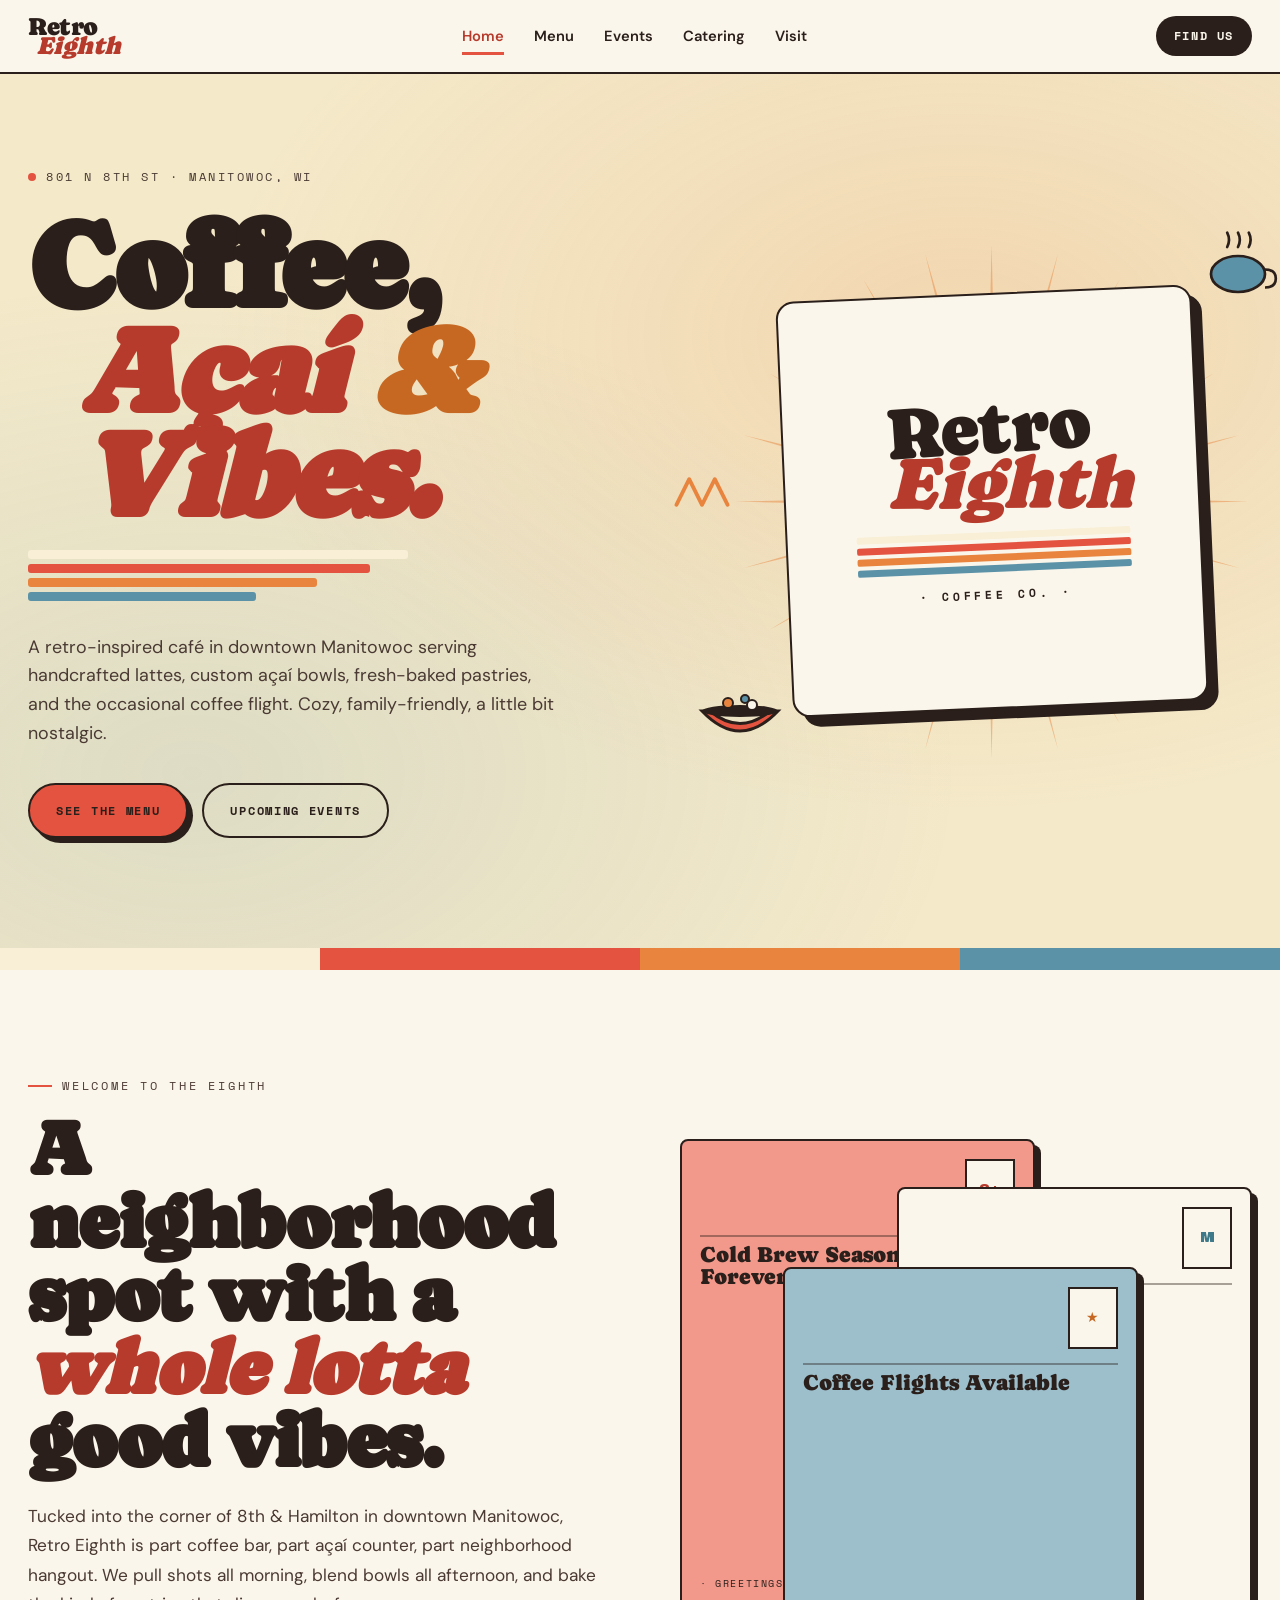
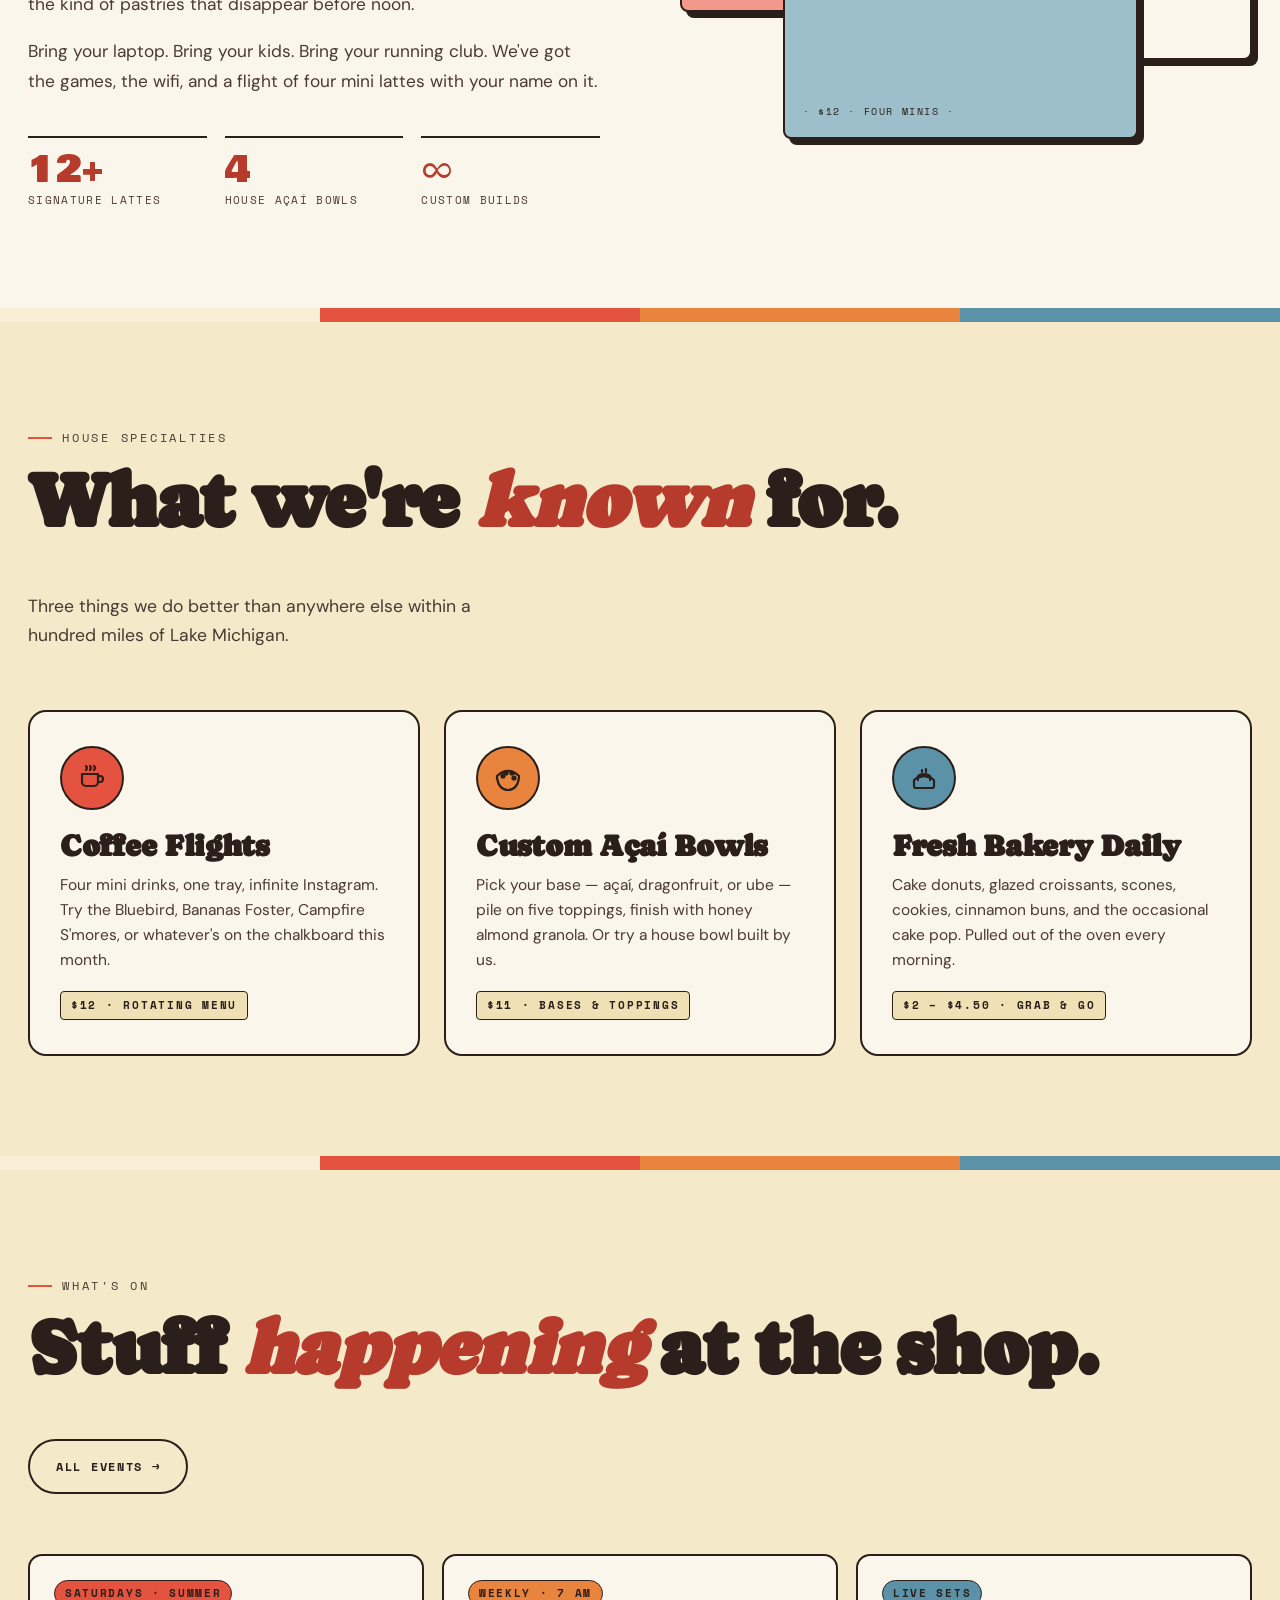
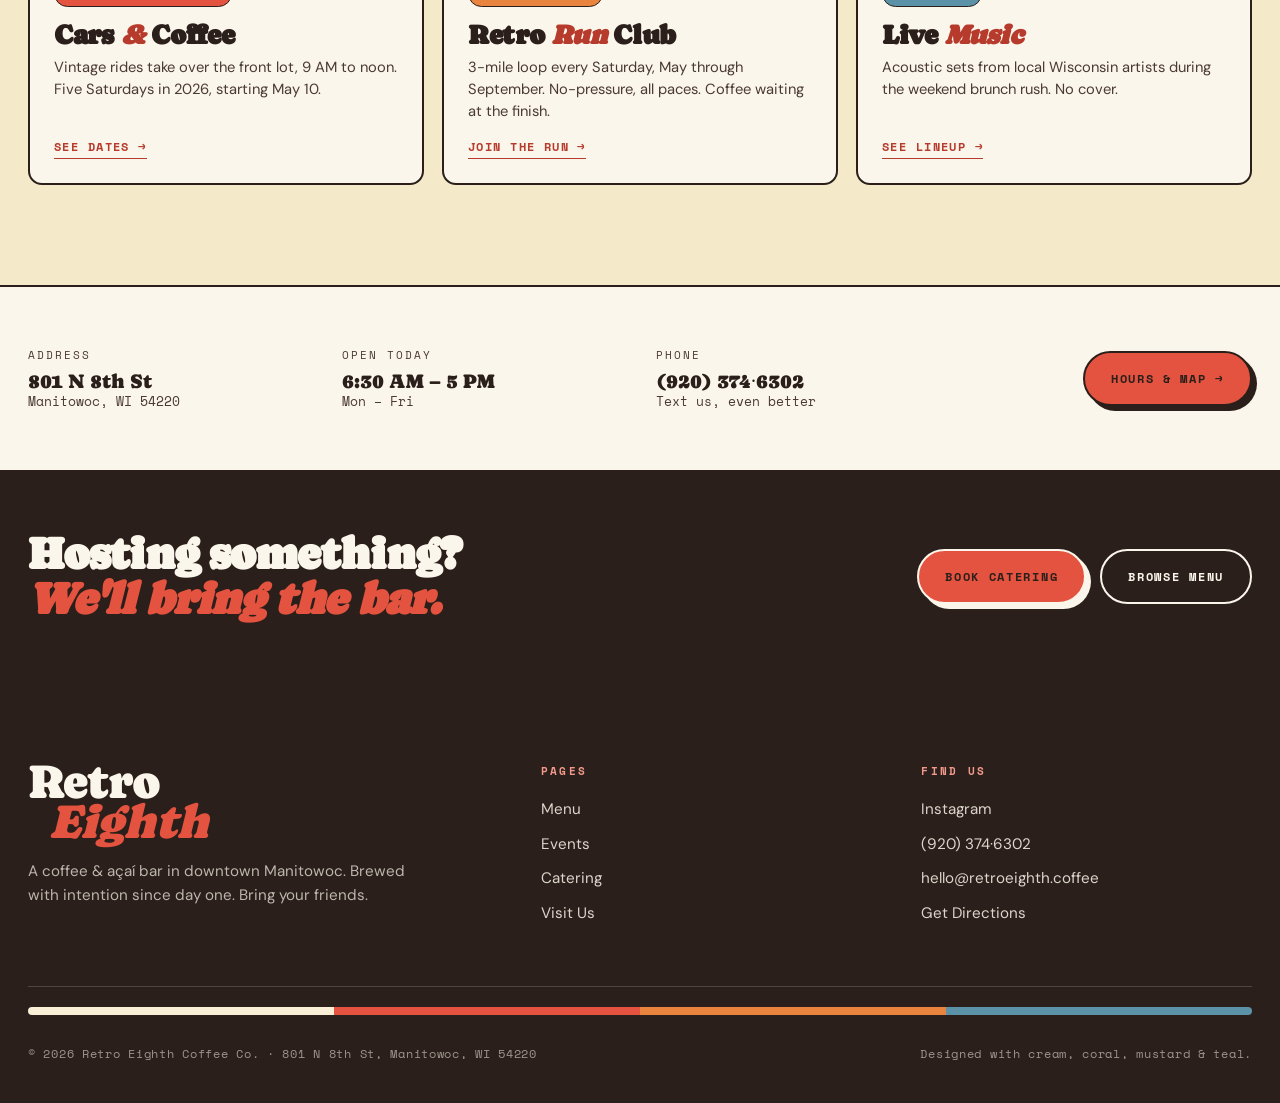
<file: index.html>
<!DOCTYPE html>
<html lang="en">
<head>
<meta charset="UTF-8" />
<meta name="viewport" content="width=device-width, initial-scale=1.0" />
<title>Retro Eighth Coffee &amp; Açaí — Manitowoc, WI</title>
<meta name="description" content="A retro-inspired coffee & açaí bar in Manitowoc, Wisconsin. Specialty lattes, custom açaí bowls, fresh bakery, and good vibes." />
<link rel="preconnect" href="https://fonts.googleapis.com">
<link rel="preconnect" href="https://fonts.gstatic.com" crossorigin>
<link href="https://fonts.googleapis.com/css2?family=Bowlby+One&family=Caprasimo&family=DM+Sans:opsz,wght@9..40,400;9..40,500;9..40,600;9..40,700&family=Pacifico&family=Space+Mono:wght@400;700&display=swap" rel="stylesheet">
<link rel="stylesheet" href="styles.css">
</head>
<body>

<nav class="topnav">
  <div class="topnav-inner">
    <a class="nav-logo" href="index.html">
      <span class="nl-1">Retro</span>
      <span class="nl-2">Eighth</span>
    </a>
    <button class="nav-toggle" aria-label="Menu" id="navToggle"><span></span><span></span><span></span></button>
    <div class="nav-links" id="navLinks">
      <a href="index.html" class="active">Home</a>
      <a href="menu.html">Menu</a>
      <a href="events.html">Events</a>
      <a href="catering.html">Catering</a>
      <a href="visit.html">Visit</a>
    </div>
    <a class="nav-cta" href="visit.html">Find Us</a>
  </div>
</nav>

<!-- HERO -->
<section class="hero" id="top">
  <div class="hero-inner">
    <div class="hero-copy">
      <div class="hero-eyebrow">
        <span class="dot"></span>
        <span>801 N 8th St · Manitowoc, WI</span>
      </div>
      <h1 class="hero-title">
        <span class="l1">Coffee,</span>
        <span class="l2">Açaí <span class="amp">&amp;</span> Vibes.</span>
      </h1>
      <div class="hero-stripes" aria-hidden="true">
        <div class="hs-1"></div><div class="hs-2"></div><div class="hs-3"></div><div class="hs-4"></div>
      </div>
      <p class="hero-tag">A retro-inspired café in downtown Manitowoc serving handcrafted lattes, custom açaí bowls, fresh-baked pastries, and the occasional coffee flight. Cozy, family-friendly, a little bit nostalgic.</p>
      <div class="hero-actions">
        <a class="btn btn-primary" href="menu.html">See the Menu</a>
        <a class="btn btn-ghost" href="events.html">Upcoming Events</a>
      </div>
    </div>

    <div class="hero-graphic">
      <svg class="sunburst" viewBox="0 0 400 400" xmlns="http://www.w3.org/2000/svg" aria-hidden="true">
        <defs><g id="ray"><polygon points="200,30 196,200 204,200" fill="#E8843D" opacity="0.55"/></g></defs>
        <circle cx="200" cy="200" r="120" fill="none" stroke="#E4533F" stroke-width="2" stroke-dasharray="4 6" opacity="0.5"/>
        <g>
          <use href="#ray" transform="rotate(0 200 200)"/><use href="#ray" transform="rotate(15 200 200)"/>
          <use href="#ray" transform="rotate(30 200 200)"/><use href="#ray" transform="rotate(45 200 200)"/>
          <use href="#ray" transform="rotate(60 200 200)"/><use href="#ray" transform="rotate(75 200 200)"/>
          <use href="#ray" transform="rotate(90 200 200)"/><use href="#ray" transform="rotate(105 200 200)"/>
          <use href="#ray" transform="rotate(120 200 200)"/><use href="#ray" transform="rotate(135 200 200)"/>
          <use href="#ray" transform="rotate(150 200 200)"/><use href="#ray" transform="rotate(165 200 200)"/>
          <use href="#ray" transform="rotate(180 200 200)"/><use href="#ray" transform="rotate(195 200 200)"/>
          <use href="#ray" transform="rotate(210 200 200)"/><use href="#ray" transform="rotate(225 200 200)"/>
          <use href="#ray" transform="rotate(240 200 200)"/><use href="#ray" transform="rotate(255 200 200)"/>
          <use href="#ray" transform="rotate(270 200 200)"/><use href="#ray" transform="rotate(285 200 200)"/>
          <use href="#ray" transform="rotate(300 200 200)"/><use href="#ray" transform="rotate(315 200 200)"/>
          <use href="#ray" transform="rotate(330 200 200)"/><use href="#ray" transform="rotate(345 200 200)"/>
        </g>
      </svg>

      <div class="logo-card">
        <div class="logo-card-mark">
          <span class="retro">Retro</span>
          <span class="eighth">Eighth</span>
        </div>
        <div class="logo-card-stack" aria-hidden="true">
          <div class="lcs-1"></div><div class="lcs-2"></div><div class="lcs-3"></div><div class="lcs-4"></div>
        </div>
        <div class="logo-card-tag">· COFFEE CO. ·</div>
      </div>

      <svg class="float-shape fs-coffee" viewBox="0 0 100 100" xmlns="http://www.w3.org/2000/svg" aria-hidden="true">
        <ellipse cx="50" cy="60" rx="30" ry="20" fill="#5B92A8" stroke="#2A1F1A" stroke-width="3"/>
        <path d="M 80 55 Q 92 55 92 65 Q 92 75 80 75" fill="none" stroke="#2A1F1A" stroke-width="3"/>
        <path d="M 38 30 Q 42 22 38 14 M 50 30 Q 54 22 50 14 M 62 30 Q 66 22 62 14" stroke="#2A1F1A" stroke-width="3" fill="none" stroke-linecap="round"/>
      </svg>

      <svg class="float-shape fs-bowl" viewBox="0 0 100 100" xmlns="http://www.w3.org/2000/svg" aria-hidden="true">
        <path d="M 12 50 Q 50 90 88 50 L 80 50 Q 50 75 20 50 Z" fill="#E4533F" stroke="#2A1F1A" stroke-width="3"/>
        <ellipse cx="50" cy="50" rx="38" ry="6" fill="#2A1F1A"/>
        <circle cx="38" cy="42" r="5" fill="#E8843D" stroke="#2A1F1A" stroke-width="2"/>
        <circle cx="55" cy="38" r="4" fill="#5B92A8" stroke="#2A1F1A" stroke-width="2"/>
        <circle cx="62" cy="44" r="5" fill="#FBF6EB" stroke="#2A1F1A" stroke-width="2"/>
      </svg>

      <svg class="float-shape fs-zig" viewBox="0 0 100 100" xmlns="http://www.w3.org/2000/svg" aria-hidden="true">
        <path d="M 10 70 L 30 30 L 50 70 L 70 30 L 90 70" stroke="#E8843D" stroke-width="6" fill="none" stroke-linecap="round" stroke-linejoin="round"/>
      </svg>
    </div>
  </div>
</section>

<div class="stripes stripes-thick" aria-hidden="true">
  <div class="s1"></div><div class="s2"></div><div class="s3"></div><div class="s4"></div>
</div>

<!-- ABOUT -->
<section class="about section-pad">
  <div class="container">
    <div class="about-grid">
      <div class="about-text">
        <div class="section-eyebrow">Welcome to the Eighth</div>
        <h2 class="section-title">A neighborhood spot with a <span class="em">whole lotta</span> good vibes.</h2>
        <p style="font-size:1.08rem; color:var(--ink-soft); line-height:1.7;">
          Tucked into the corner of 8th &amp; Hamilton in downtown Manitowoc, Retro Eighth is part coffee bar, part açaí counter, part neighborhood hangout. We pull shots all morning, blend bowls all afternoon, and bake the kind of pastries that disappear before noon.
        </p>
        <p style="font-size:1.08rem; color:var(--ink-soft); line-height:1.7;">
          Bring your laptop. Bring your kids. Bring your running club. We've got the games, the wifi, and a flight of four mini lattes with your name on it.
        </p>
        <div class="about-stats">
          <div class="stat"><div class="n">12+</div><div class="l">Signature lattes</div></div>
          <div class="stat"><div class="n">4</div><div class="l">House açaí bowls</div></div>
          <div class="stat"><div class="n">∞</div><div class="l">Custom builds</div></div>
        </div>
      </div>

      <div class="postcards" aria-hidden="true">
        <div class="postcard pc1">
          <div class="postcard-stamp">8¢</div>
          <div class="postcard-line"></div>
          <div class="postcard-title">Cold Brew Season is Forever</div>
          <div class="postcard-meta">·  GREETINGS FROM 8TH ST.  ·</div>
        </div>
        <div class="postcard pc2">
          <div class="postcard-stamp" style="color:var(--teal-deep);">M</div>
          <div class="postcard-line"></div>
          <div class="postcard-title">Bowl of the Month</div>
          <div class="postcard-meta">·  ASK YOUR BARISTA  ·</div>
        </div>
        <div class="postcard pc3">
          <div class="postcard-stamp" style="color:var(--orange-deep);">★</div>
          <div class="postcard-line"></div>
          <div class="postcard-title">Coffee Flights Available</div>
          <div class="postcard-meta">·  $12 · FOUR MINIS  ·</div>
        </div>
      </div>
    </div>
  </div>
</section>

<div class="stripes" aria-hidden="true">
  <div class="s1"></div><div class="s2"></div><div class="s3"></div><div class="s4"></div>
</div>

<!-- HIGHLIGHTS -->
<section class="highlights section-pad">
  <div class="container">
    <div class="highlights-head">
      <div>
        <div class="section-eyebrow">House Specialties</div>
        <h2 class="section-title">What we're <span class="em">known</span> for.</h2>
      </div>
      <p class="section-lede" style="max-width:38ch;">Three things we do better than anywhere else within a hundred miles of Lake Michigan.</p>
    </div>

    <div class="feature-grid">
      <div class="feature">
        <div class="icon icon-coral">
          <svg viewBox="0 0 32 32" width="32" height="32" fill="none" stroke="#2A1F1A" stroke-width="2.2" stroke-linecap="round" stroke-linejoin="round">
            <path d="M6 12 h16 v8 a4 4 0 0 1 -4 4 h-8 a4 4 0 0 1 -4 -4 z"/>
            <path d="M22 14 h2 a3 3 0 0 1 0 6 h-2"/>
            <path d="M10 8 q2 -2 0 -4 M14 8 q2 -2 0 -4 M18 8 q2 -2 0 -4"/>
          </svg>
        </div>
        <h3>Coffee Flights</h3>
        <p>Four mini drinks, one tray, infinite Instagram. Try the Bluebird, Bananas Foster, Campfire S'mores, or whatever's on the chalkboard this month.</p>
        <span class="feature-tag">$12 · Rotating Menu</span>
      </div>

      <div class="feature">
        <div class="icon icon-orange">
          <svg viewBox="0 0 32 32" width="32" height="32" fill="none" stroke="#2A1F1A" stroke-width="2.2" stroke-linecap="round" stroke-linejoin="round">
            <path d="M5 14 q11 -10 22 0 v2 q-2 12 -11 12 t-11 -12 z"/>
            <circle cx="11" cy="14" r="1.5" fill="#2A1F1A"/>
            <circle cx="20" cy="11" r="1.5" fill="#2A1F1A"/>
            <circle cx="22" cy="16" r="1.5" fill="#2A1F1A"/>
            <circle cx="14" cy="11" r="1.5" fill="#2A1F1A"/>
          </svg>
        </div>
        <h3>Custom Açaí Bowls</h3>
        <p>Pick your base — açaí, dragonfruit, or ube — pile on five toppings, finish with honey almond granola. Or try a house bowl built by us.</p>
        <span class="feature-tag">$11 · Bases &amp; Toppings</span>
      </div>

      <div class="feature">
        <div class="icon icon-teal">
          <svg viewBox="0 0 32 32" width="32" height="32" fill="none" stroke="#2A1F1A" stroke-width="2.2" stroke-linecap="round" stroke-linejoin="round">
            <path d="M6 18 q10 -8 20 0 v6 a2 2 0 0 1 -2 2 h-16 a2 2 0 0 1 -2 -2 z"/>
            <path d="M10 18 q-2 -6 6 -6 t6 6"/>
            <path d="M14 8 v2 M18 7 v3"/>
          </svg>
        </div>
        <h3>Fresh Bakery Daily</h3>
        <p>Cake donuts, glazed croissants, scones, cookies, cinnamon buns, and the occasional cake pop. Pulled out of the oven every morning.</p>
        <span class="feature-tag">$2 – $4.50 · Grab &amp; Go</span>
      </div>
    </div>
  </div>
</section>

<div class="stripes" aria-hidden="true">
  <div class="s1"></div><div class="s2"></div><div class="s3"></div><div class="s4"></div>
</div>

<!-- EVENTS TEASER -->
<section class="events-teaser section-pad">
  <div class="container">
    <div class="highlights-head">
      <div>
        <div class="section-eyebrow">What's On</div>
        <h2 class="section-title">Stuff <span class="em">happening</span> at the shop.</h2>
      </div>
      <a class="btn btn-ghost" href="events.html">All Events →</a>
    </div>

    <div class="teaser-row">
      <div class="teaser-card">
        <span class="t-tag coral">Saturdays · Summer</span>
        <h3>Cars <span class="em">&amp;</span> Coffee</h3>
        <p>Vintage rides take over the front lot, 9 AM to noon. Five Saturdays in 2026, starting May 10.</p>
        <a class="t-link" href="events.html#cars">See dates →</a>
      </div>
      <div class="teaser-card">
        <span class="t-tag orange">Weekly · 7 AM</span>
        <h3>Retro <span class="em">Run</span> Club</h3>
        <p>3-mile loop every Saturday, May through September. No-pressure, all paces. Coffee waiting at the finish.</p>
        <a class="t-link" href="events.html#run">Join the run →</a>
      </div>
      <div class="teaser-card">
        <span class="t-tag teal">Live Sets</span>
        <h3>Live <span class="em">Music</span></h3>
        <p>Acoustic sets from local Wisconsin artists during the weekend brunch rush. No cover.</p>
        <a class="t-link" href="events.html#music">See lineup →</a>
      </div>
    </div>
  </div>
</section>

<!-- VISIT TEASER -->
<aside class="visit-teaser">
  <div class="visit-teaser-inner">
    <div class="vt-block">
      <div class="vt-label">Address</div>
      <div class="vt-val">801 N 8th St<small>Manitowoc, WI 54220</small></div>
    </div>
    <div class="vt-block">
      <div class="vt-label">Open Today</div>
      <div class="vt-val">6:30 AM – 5 PM<small>Mon – Fri</small></div>
    </div>
    <div class="vt-block">
      <div class="vt-label">Phone</div>
      <div class="vt-val">(920) 374·6302<small>Text us, even better</small></div>
    </div>
    <div class="vt-block" style="text-align:right;">
      <a class="btn btn-primary" href="visit.html">Hours &amp; Map →</a>
    </div>
  </div>
</aside>

<!-- CTA STRIP -->
<section class="cta-strip">
  <div class="cta-strip-inner">
    <h3>Hosting something? <span class="em">We'll bring the bar.</span></h3>
    <div style="display:flex; gap:14px; flex-wrap:wrap;">
      <a class="btn btn-primary" href="catering.html">Book Catering</a>
      <a class="btn btn-ghost" href="menu.html">Browse Menu</a>
    </div>
  </div>
</section>

<!-- FOOTER -->
<footer>
  <div class="footer-inner">
    <div class="footer-top">
      <div>
        <div class="footer-mark">
          <span>Retro</span>
          <span class="em">Eighth</span>
        </div>
        <p>A coffee &amp; açaí bar in downtown Manitowoc. Brewed with intention since day one. Bring your friends.</p>
      </div>
      <div class="footer-col">
        <h5>Pages</h5>
        <ul>
          <li><a href="menu.html">Menu</a></li>
          <li><a href="events.html">Events</a></li>
          <li><a href="catering.html">Catering</a></li>
          <li><a href="visit.html">Visit Us</a></li>
        </ul>
      </div>
      <div class="footer-col">
        <h5>Find Us</h5>
        <ul>
          <li><a href="https://instagram.com/retroeighthcoffee" target="_blank" rel="noopener">Instagram</a></li>
          <li><a href="tel:9203746302">(920) 374·6302</a></li>
          <li><a href="mailto:hello@retroeighth.coffee">hello@retroeighth.coffee</a></li>
          <li><a href="https://maps.google.com/?q=801+N+8th+St+Manitowoc+WI" target="_blank" rel="noopener">Get Directions</a></li>
        </ul>
      </div>
    </div>
    <div class="footer-stripes" aria-hidden="true">
      <div style="background:var(--cream-2);"></div>
      <div style="background:var(--coral);"></div>
      <div style="background:var(--orange);"></div>
      <div style="background:var(--teal);"></div>
    </div>
    <div class="footer-bottom">
      <span>© 2026 Retro Eighth Coffee Co. · 801 N 8th St, Manitowoc, WI 54220</span>
      <span>Designed with cream, coral, mustard &amp; teal.</span>
    </div>
  </div>
</footer>

<script>
  // Mobile nav toggle
  const toggle = document.getElementById('navToggle');
  const links  = document.getElementById('navLinks');
  if (toggle) toggle.addEventListener('click', () => links.classList.toggle('open'));

  // Scroll reveal
  const io = new IntersectionObserver((entries) => {
    entries.forEach(e => {
      if (e.isIntersecting) {
        e.target.style.opacity = '1';
        e.target.style.transform = 'translateY(0)';
        io.unobserve(e.target);
      }
    });
  }, { threshold: 0.12 });
  document.querySelectorAll('.feature, .teaser-card, .postcard, .vt-block').forEach(el => {
    el.style.opacity = '0';
    el.style.transform = 'translateY(20px)';
    el.style.transition = 'opacity 0.7s cubic-bezier(0.22,1,0.36,1), transform 0.7s cubic-bezier(0.22,1,0.36,1)';
    io.observe(el);
  });
</script>

</body>
</html>
</file>
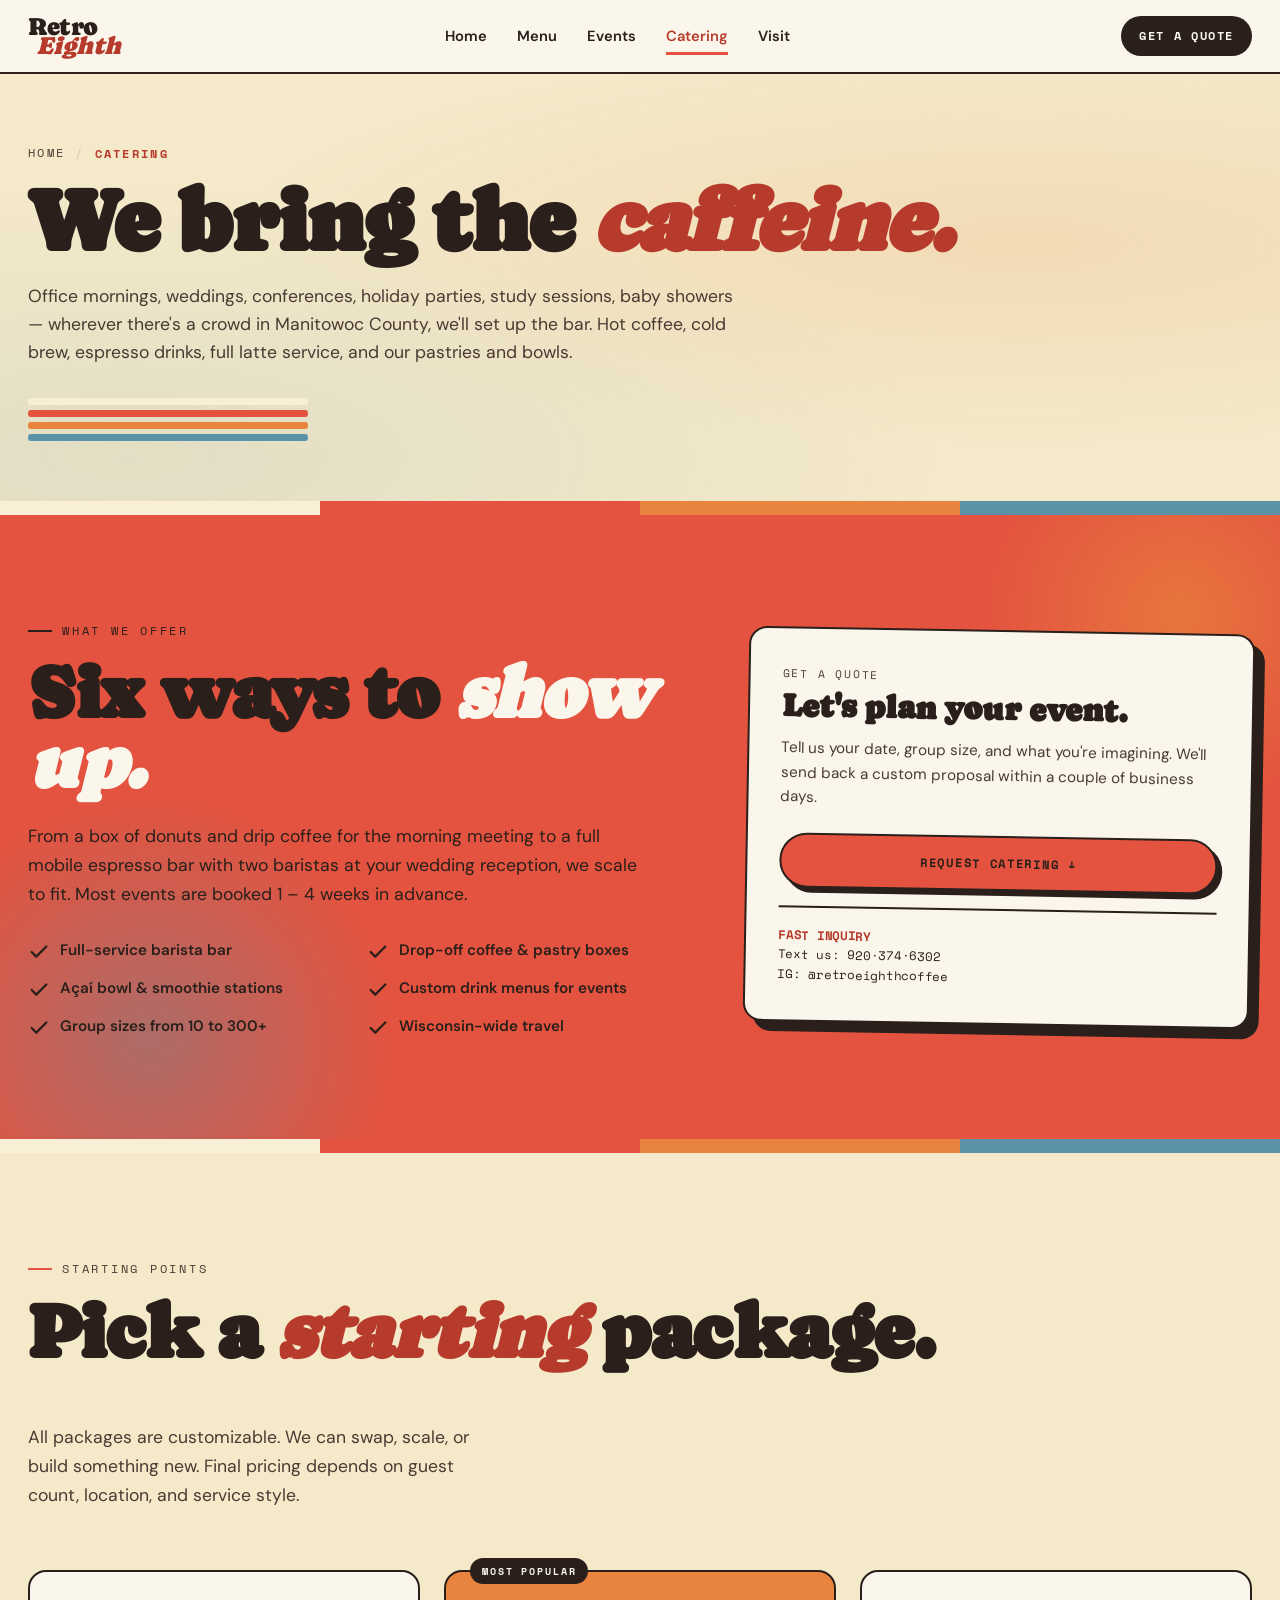
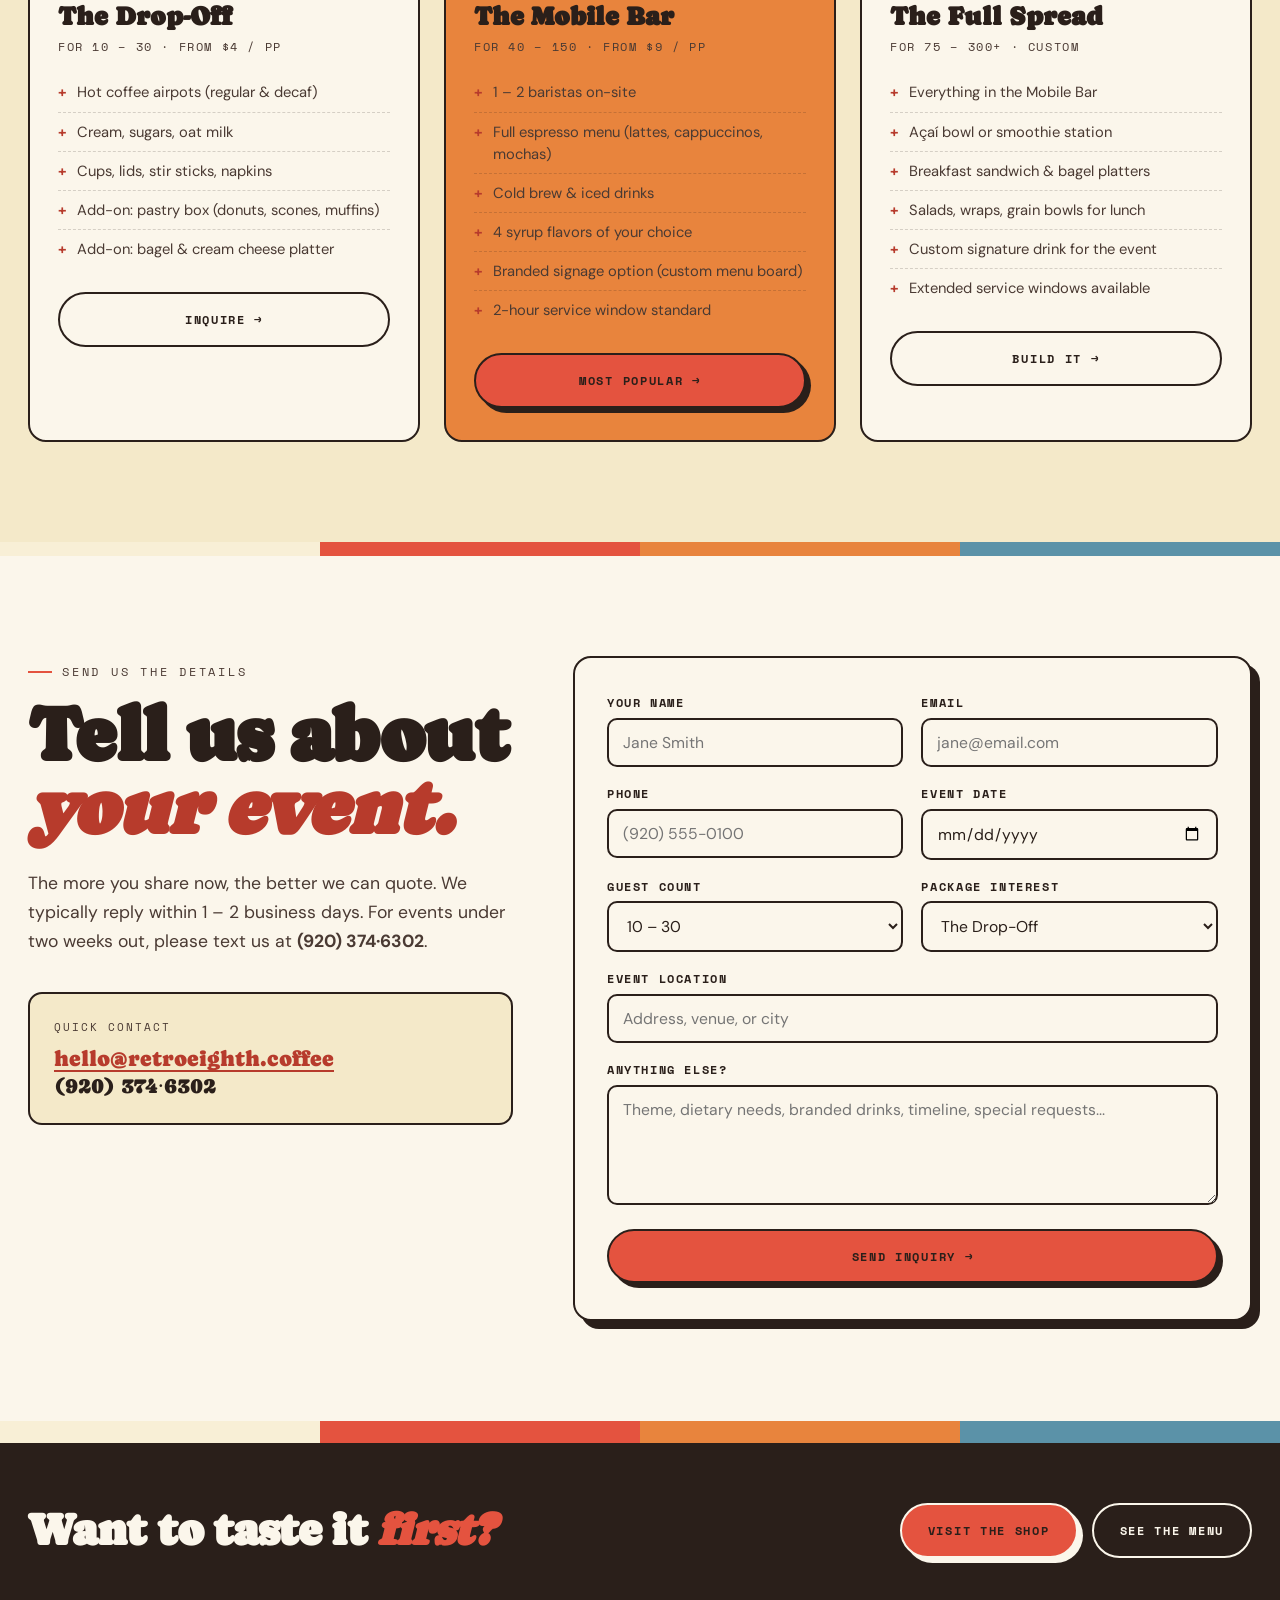
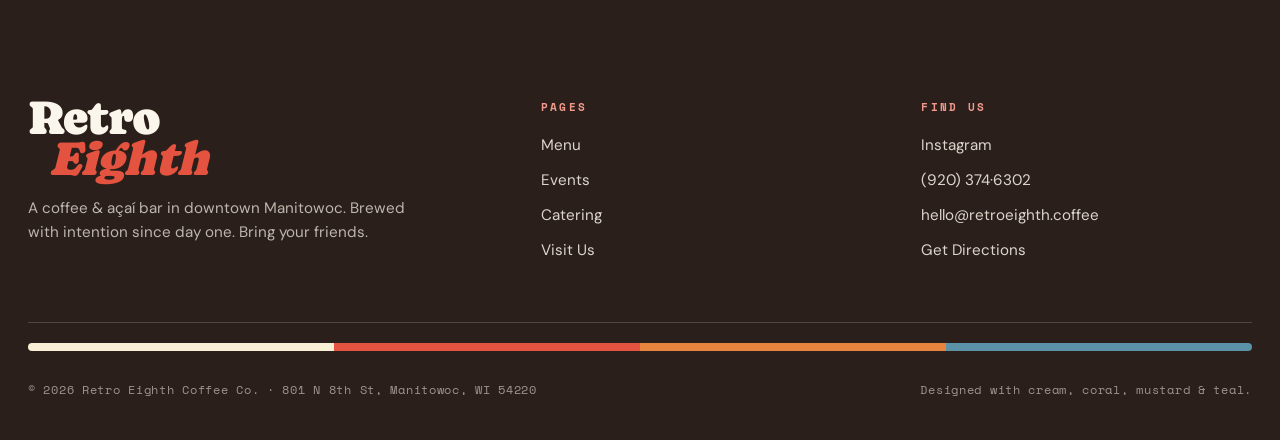
<file: catering.html>
<!DOCTYPE html>
<html lang="en">
<head>
<meta charset="UTF-8" />
<meta name="viewport" content="width=device-width, initial-scale=1.0" />
<title>Catering — Retro Eighth Coffee &amp; Açaí</title>
<meta name="description" content="Coffee catering, drop-off boxes, and full-service barista bars from Retro Eighth — for offices, weddings, conferences, and events around Wisconsin." />
<link rel="preconnect" href="https://fonts.googleapis.com">
<link rel="preconnect" href="https://fonts.gstatic.com" crossorigin>
<link href="https://fonts.googleapis.com/css2?family=Bowlby+One&family=Caprasimo&family=DM+Sans:opsz,wght@9..40,400;9..40,500;9..40,600;9..40,700&family=Pacifico&family=Space+Mono:wght@400;700&display=swap" rel="stylesheet">
<link rel="stylesheet" href="styles.css">
</head>
<body>

<nav class="topnav">
  <div class="topnav-inner">
    <a class="nav-logo" href="index.html">
      <span class="nl-1">Retro</span>
      <span class="nl-2">Eighth</span>
    </a>
    <button class="nav-toggle" aria-label="Menu" id="navToggle"><span></span><span></span><span></span></button>
    <div class="nav-links" id="navLinks">
      <a href="index.html">Home</a>
      <a href="menu.html">Menu</a>
      <a href="events.html">Events</a>
      <a href="catering.html" class="active">Catering</a>
      <a href="visit.html">Visit</a>
    </div>
    <a class="nav-cta" href="#inquire">Get a Quote</a>
  </div>
</nav>

<header class="page-header">
  <div class="page-header-inner">
    <nav class="page-breadcrumb" aria-label="Breadcrumb">
      <a href="index.html">Home</a>
      <span class="sep">/</span>
      <span class="here">Catering</span>
    </nav>
    <h1 class="page-title">We bring the <span class="em">caffeine.</span></h1>
    <p class="page-lede">Office mornings, weddings, conferences, holiday parties, study sessions, baby showers — wherever there's a crowd in Manitowoc County, we'll set up the bar. Hot coffee, cold brew, espresso drinks, full latte service, and our pastries and bowls.</p>
    <div class="page-header-stripes" aria-hidden="true">
      <div style="background:var(--cream-2);"></div>
      <div style="background:var(--coral);"></div>
      <div style="background:var(--orange);"></div>
      <div style="background:var(--teal);"></div>
    </div>
  </div>
</header>

<div class="stripes" aria-hidden="true">
  <div class="s1"></div><div class="s2"></div><div class="s3"></div><div class="s4"></div>
</div>

<!-- FEATURES -->
<section class="catering section-pad">
  <div class="container catering-inner">
    <div>
      <div class="section-eyebrow">What we offer</div>
      <h2 class="catering-title">Six ways to <span class="em">show up.</span></h2>
      <p class="catering-text">From a box of donuts and drip coffee for the morning meeting to a full mobile espresso bar with two baristas at your wedding reception, we scale to fit. Most events are booked 1 – 4 weeks in advance.</p>

      <div class="catering-features">
        <div class="cf">
          <svg width="22" height="22" viewBox="0 0 24 24" fill="none" stroke="#2A1F1A" stroke-width="2.5" stroke-linecap="round" stroke-linejoin="round"><polyline points="20 6 9 17 4 12"/></svg>
          <span>Full-service barista bar</span>
        </div>
        <div class="cf">
          <svg width="22" height="22" viewBox="0 0 24 24" fill="none" stroke="#2A1F1A" stroke-width="2.5" stroke-linecap="round" stroke-linejoin="round"><polyline points="20 6 9 17 4 12"/></svg>
          <span>Drop-off coffee &amp; pastry boxes</span>
        </div>
        <div class="cf">
          <svg width="22" height="22" viewBox="0 0 24 24" fill="none" stroke="#2A1F1A" stroke-width="2.5" stroke-linecap="round" stroke-linejoin="round"><polyline points="20 6 9 17 4 12"/></svg>
          <span>Açaí bowl &amp; smoothie stations</span>
        </div>
        <div class="cf">
          <svg width="22" height="22" viewBox="0 0 24 24" fill="none" stroke="#2A1F1A" stroke-width="2.5" stroke-linecap="round" stroke-linejoin="round"><polyline points="20 6 9 17 4 12"/></svg>
          <span>Custom drink menus for events</span>
        </div>
        <div class="cf">
          <svg width="22" height="22" viewBox="0 0 24 24" fill="none" stroke="#2A1F1A" stroke-width="2.5" stroke-linecap="round" stroke-linejoin="round"><polyline points="20 6 9 17 4 12"/></svg>
          <span>Group sizes from 10 to 300+</span>
        </div>
        <div class="cf">
          <svg width="22" height="22" viewBox="0 0 24 24" fill="none" stroke="#2A1F1A" stroke-width="2.5" stroke-linecap="round" stroke-linejoin="round"><polyline points="20 6 9 17 4 12"/></svg>
          <span>Wisconsin-wide travel</span>
        </div>
      </div>
    </div>

    <div class="catering-card">
      <div class="price-tag">Get a Quote</div>
      <h3>Let's plan your event.</h3>
      <p>Tell us your date, group size, and what you're imagining. We'll send back a custom proposal within a couple of business days.</p>
      <a class="btn btn-primary" href="#inquire">Request Catering ↓</a>
      <div class="quick">
        <strong>FAST INQUIRY</strong><br/>
        Text us: 920·374·6302<br/>
        IG: @retroeighthcoffee
      </div>
    </div>
  </div>
</section>

<div class="stripes" aria-hidden="true">
  <div class="s1"></div><div class="s2"></div><div class="s3"></div><div class="s4"></div>
</div>

<!-- PACKAGES -->
<section class="section-pad" style="background:var(--butter);">
  <div class="container">
    <div class="highlights-head">
      <div>
        <div class="section-eyebrow">Starting Points</div>
        <h2 class="section-title">Pick a <span class="em">starting</span> package.</h2>
      </div>
      <p class="section-lede" style="max-width:38ch;">All packages are customizable. We can swap, scale, or build something new. Final pricing depends on guest count, location, and service style.</p>
    </div>

    <div class="packages-grid">
      <div class="package">
        <h4>The Drop-Off</h4>
        <div class="pkg-tag">For 10 – 30 · From $4 / pp</div>
        <ul>
          <li>Hot coffee airpots (regular &amp; decaf)</li>
          <li>Cream, sugars, oat milk</li>
          <li>Cups, lids, stir sticks, napkins</li>
          <li>Add-on: pastry box (donuts, scones, muffins)</li>
          <li>Add-on: bagel &amp; cream cheese platter</li>
        </ul>
        <a class="btn btn-ghost" href="#inquire" style="width:100%; text-align:center;">Inquire →</a>
      </div>

      <div class="package featured">
        <h4>The Mobile Bar</h4>
        <div class="pkg-tag">For 40 – 150 · From $9 / pp</div>
        <ul>
          <li>1 – 2 baristas on-site</li>
          <li>Full espresso menu (lattes, cappuccinos, mochas)</li>
          <li>Cold brew &amp; iced drinks</li>
          <li>4 syrup flavors of your choice</li>
          <li>Branded signage option (custom menu board)</li>
          <li>2-hour service window standard</li>
        </ul>
        <a class="btn btn-primary" href="#inquire" style="width:100%; text-align:center;">Most Popular →</a>
      </div>

      <div class="package">
        <h4>The Full Spread</h4>
        <div class="pkg-tag">For 75 – 300+ · Custom</div>
        <ul>
          <li>Everything in the Mobile Bar</li>
          <li>Açaí bowl or smoothie station</li>
          <li>Breakfast sandwich &amp; bagel platters</li>
          <li>Salads, wraps, grain bowls for lunch</li>
          <li>Custom signature drink for the event</li>
          <li>Extended service windows available</li>
        </ul>
        <a class="btn btn-ghost" href="#inquire" style="width:100%; text-align:center;">Build It →</a>
      </div>
    </div>
  </div>
</section>

<div class="stripes" aria-hidden="true">
  <div class="s1"></div><div class="s2"></div><div class="s3"></div><div class="s4"></div>
</div>

<!-- INQUIRY FORM -->
<section class="section-pad" id="inquire" style="background:var(--cream);">
  <div class="container">
    <div style="display:grid; grid-template-columns:1fr 1.4fr; gap:60px; align-items:start;">
      <div>
        <div class="section-eyebrow">Send Us the Details</div>
        <h2 class="section-title">Tell us about <span class="em">your event.</span></h2>
        <p class="section-lede">The more you share now, the better we can quote. We typically reply within 1 – 2 business days. For events under two weeks out, please text us at <strong>(920) 374·6302</strong>.</p>

        <div style="margin-top:36px; padding:24px; background:var(--butter); border:2.5px solid var(--ink); border-radius:14px;">
          <div style="font-family:var(--mono); font-size:0.7rem; letter-spacing:0.18em; text-transform:uppercase; color:var(--ink-soft); margin-bottom:10px;">Quick Contact</div>
          <div style="font-family:var(--display); font-size:1.4rem; line-height:1.2;">
            <a href="mailto:hello@retroeighth.coffee" style="color:var(--coral-deep); text-decoration:underline; text-underline-offset:4px;">hello@retroeighth.coffee</a><br/>
            <a href="tel:9203746302" style="color:var(--ink); text-decoration:none;">(920) 374·6302</a>
          </div>
        </div>
      </div>

      <div style="background:var(--cream); border:2.5px solid var(--ink); border-radius:18px; padding:36px 32px; box-shadow:8px 8px 0 var(--ink);">
        <form class="cater-form" action="mailto:hello@retroeighth.coffee" method="post" enctype="text/plain">
          <div class="field">
            <label for="name">Your Name</label>
            <input type="text" id="name" name="name" required placeholder="Jane Smith"/>
          </div>
          <div class="field">
            <label for="email">Email</label>
            <input type="email" id="email" name="email" required placeholder="jane@email.com"/>
          </div>
          <div class="field">
            <label for="phone">Phone</label>
            <input type="tel" id="phone" name="phone" placeholder="(920) 555-0100"/>
          </div>
          <div class="field">
            <label for="date">Event Date</label>
            <input type="date" id="date" name="date"/>
          </div>
          <div class="field">
            <label for="guests">Guest Count</label>
            <select id="guests" name="guests">
              <option>10 – 30</option>
              <option>30 – 75</option>
              <option>75 – 150</option>
              <option>150+</option>
            </select>
          </div>
          <div class="field">
            <label for="package">Package Interest</label>
            <select id="package" name="package">
              <option>The Drop-Off</option>
              <option>The Mobile Bar</option>
              <option>The Full Spread</option>
              <option>Not sure yet — let's chat</option>
            </select>
          </div>
          <div class="field full">
            <label for="loc">Event Location</label>
            <input type="text" id="loc" name="loc" placeholder="Address, venue, or city"/>
          </div>
          <div class="field full">
            <label for="msg">Anything Else?</label>
            <textarea id="msg" name="msg" placeholder="Theme, dietary needs, branded drinks, timeline, special requests..."></textarea>
          </div>
          <div class="field full" style="margin-top:6px;">
            <button type="submit" class="btn btn-primary" style="width:100%; cursor:pointer;">Send Inquiry →</button>
          </div>
        </form>
      </div>
    </div>
  </div>
</section>

<div class="stripes stripes-thick" aria-hidden="true">
  <div class="s1"></div><div class="s2"></div><div class="s3"></div><div class="s4"></div>
</div>

<section class="cta-strip">
  <div class="cta-strip-inner">
    <h3>Want to taste it <span class="em">first?</span></h3>
    <div style="display:flex; gap:14px; flex-wrap:wrap;">
      <a class="btn btn-primary" href="visit.html">Visit the Shop</a>
      <a class="btn btn-ghost" href="menu.html">See the Menu</a>
    </div>
  </div>
</section>

<footer>
  <div class="footer-inner">
    <div class="footer-top">
      <div>
        <div class="footer-mark"><span>Retro</span><span class="em">Eighth</span></div>
        <p>A coffee &amp; açaí bar in downtown Manitowoc. Brewed with intention since day one. Bring your friends.</p>
      </div>
      <div class="footer-col">
        <h5>Pages</h5>
        <ul>
          <li><a href="menu.html">Menu</a></li>
          <li><a href="events.html">Events</a></li>
          <li><a href="catering.html">Catering</a></li>
          <li><a href="visit.html">Visit Us</a></li>
        </ul>
      </div>
      <div class="footer-col">
        <h5>Find Us</h5>
        <ul>
          <li><a href="https://instagram.com/retroeighthcoffee" target="_blank" rel="noopener">Instagram</a></li>
          <li><a href="tel:9203746302">(920) 374·6302</a></li>
          <li><a href="mailto:hello@retroeighth.coffee">hello@retroeighth.coffee</a></li>
          <li><a href="https://maps.google.com/?q=801+N+8th+St+Manitowoc+WI" target="_blank" rel="noopener">Get Directions</a></li>
        </ul>
      </div>
    </div>
    <div class="footer-stripes" aria-hidden="true">
      <div style="background:var(--cream-2);"></div>
      <div style="background:var(--coral);"></div>
      <div style="background:var(--orange);"></div>
      <div style="background:var(--teal);"></div>
    </div>
    <div class="footer-bottom">
      <span>© 2026 Retro Eighth Coffee Co. · 801 N 8th St, Manitowoc, WI 54220</span>
      <span>Designed with cream, coral, mustard &amp; teal.</span>
    </div>
  </div>
</footer>

<script>
  const toggle = document.getElementById('navToggle');
  const links  = document.getElementById('navLinks');
  if (toggle) toggle.addEventListener('click', () => links.classList.toggle('open'));
</script>

</body>
</html>
</file>
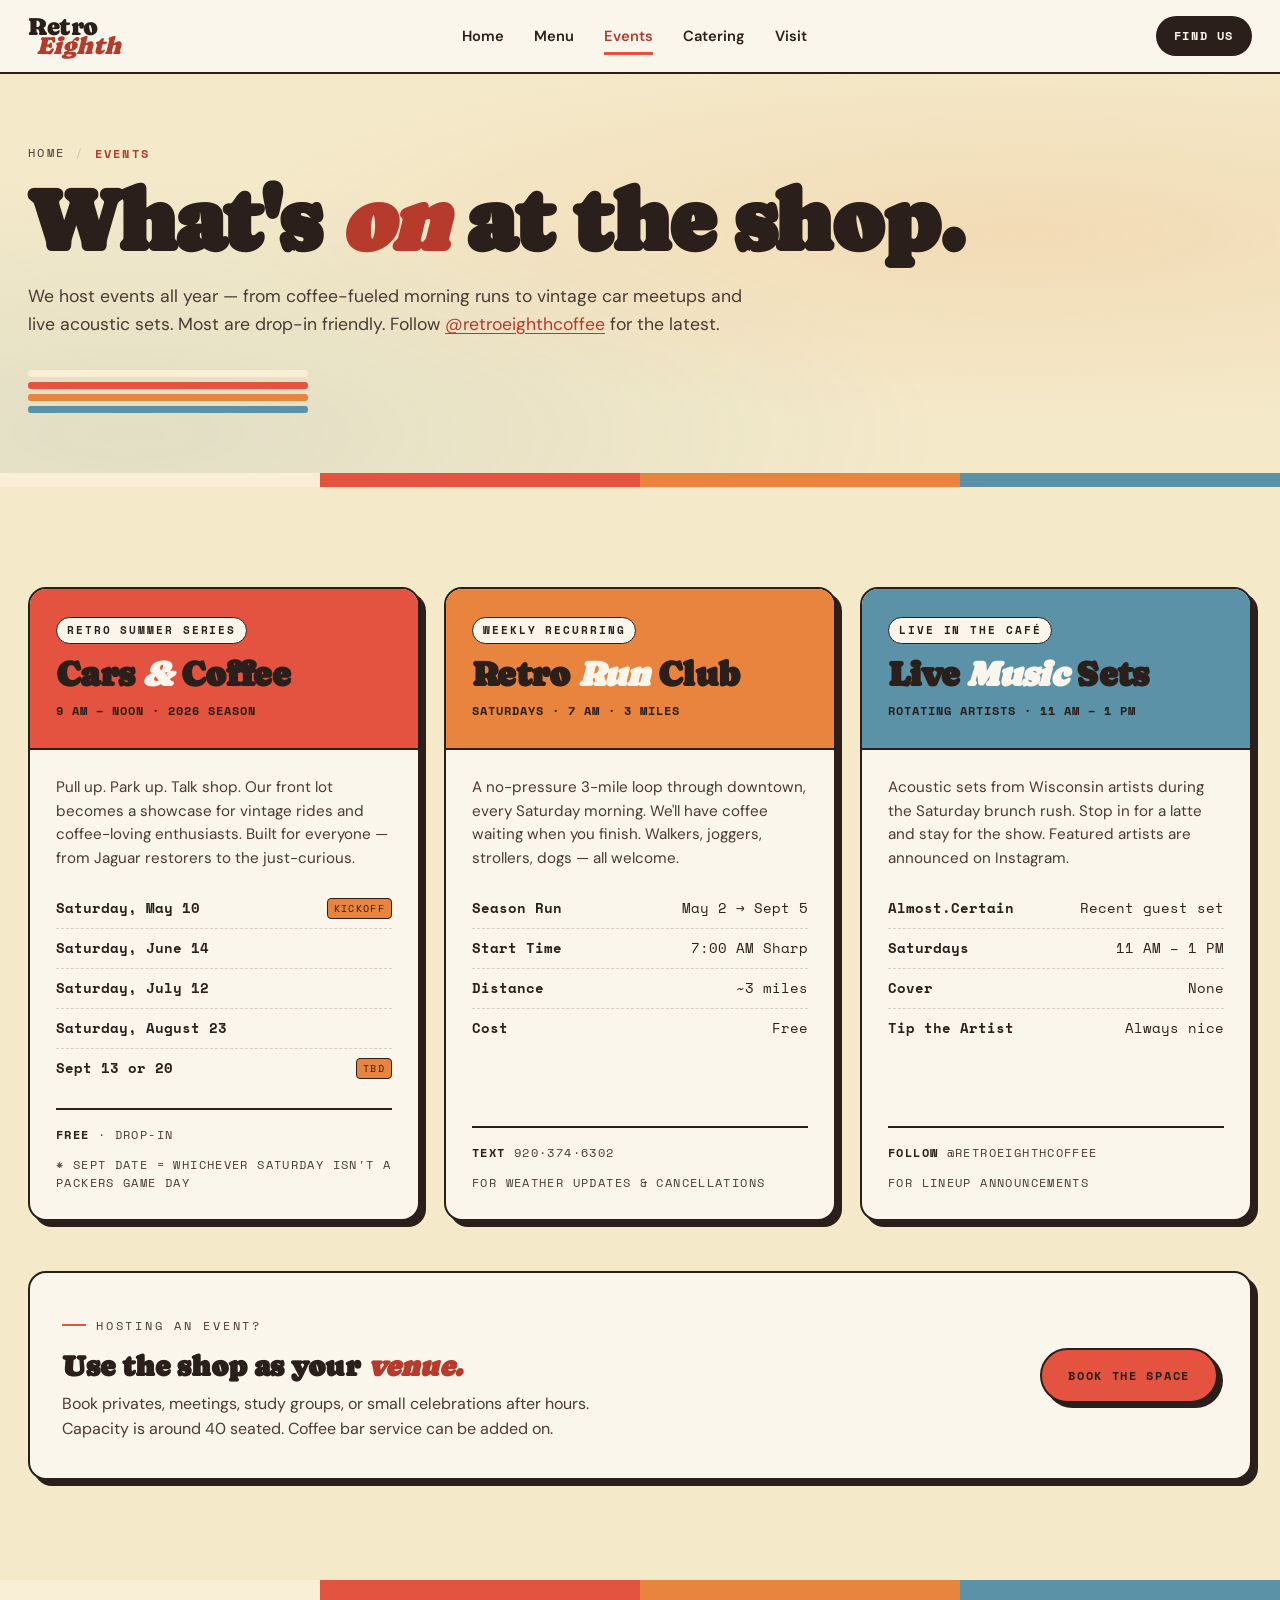
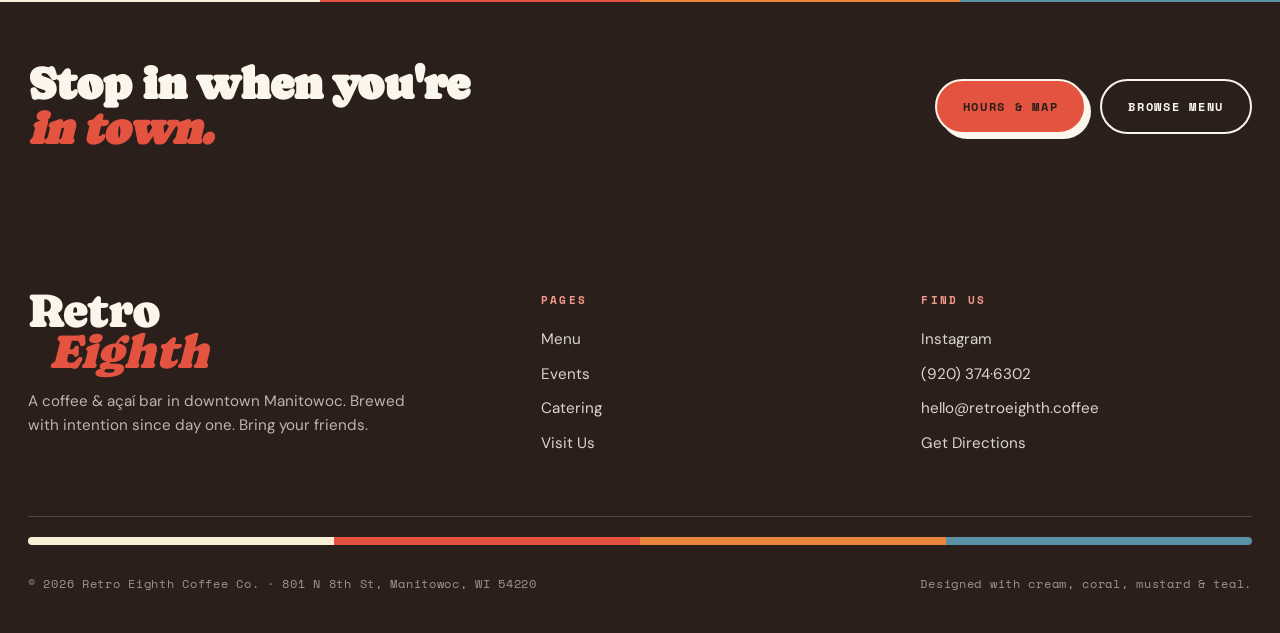
<file: events.html>
<!DOCTYPE html>
<html lang="en">
<head>
<meta charset="UTF-8" />
<meta name="viewport" content="width=device-width, initial-scale=1.0" />
<title>Events — Retro Eighth Coffee &amp; Açaí</title>
<meta name="description" content="Cars & Coffee, Retro Run Club, live music sets and more — events at Retro Eighth in Manitowoc, WI." />
<link rel="preconnect" href="https://fonts.googleapis.com">
<link rel="preconnect" href="https://fonts.gstatic.com" crossorigin>
<link href="https://fonts.googleapis.com/css2?family=Bowlby+One&family=Caprasimo&family=DM+Sans:opsz,wght@9..40,400;9..40,500;9..40,600;9..40,700&family=Pacifico&family=Space+Mono:wght@400;700&display=swap" rel="stylesheet">
<link rel="stylesheet" href="styles.css">
</head>
<body>

<nav class="topnav">
  <div class="topnav-inner">
    <a class="nav-logo" href="index.html">
      <span class="nl-1">Retro</span>
      <span class="nl-2">Eighth</span>
    </a>
    <button class="nav-toggle" aria-label="Menu" id="navToggle"><span></span><span></span><span></span></button>
    <div class="nav-links" id="navLinks">
      <a href="index.html">Home</a>
      <a href="menu.html">Menu</a>
      <a href="events.html" class="active">Events</a>
      <a href="catering.html">Catering</a>
      <a href="visit.html">Visit</a>
    </div>
    <a class="nav-cta" href="visit.html">Find Us</a>
  </div>
</nav>

<header class="page-header">
  <div class="page-header-inner">
    <nav class="page-breadcrumb" aria-label="Breadcrumb">
      <a href="index.html">Home</a>
      <span class="sep">/</span>
      <span class="here">Events</span>
    </nav>
    <h1 class="page-title">What's <span class="em">on</span> at the shop.</h1>
    <p class="page-lede">We host events all year — from coffee-fueled morning runs to vintage car meetups and live acoustic sets. Most are drop-in friendly. Follow <a href="https://instagram.com/retroeighthcoffee" target="_blank" rel="noopener" style="color:var(--coral-deep); text-decoration:underline; text-underline-offset:3px;">@retroeighthcoffee</a> for the latest.</p>
    <div class="page-header-stripes" aria-hidden="true">
      <div style="background:var(--cream-2);"></div>
      <div style="background:var(--coral);"></div>
      <div style="background:var(--orange);"></div>
      <div style="background:var(--teal);"></div>
    </div>
  </div>
</header>

<div class="stripes" aria-hidden="true">
  <div class="s1"></div><div class="s2"></div><div class="s3"></div><div class="s4"></div>
</div>

<section class="events section-pad">
  <div class="container">
    <div class="events-grid">
      <article class="event-card" id="cars">
        <div class="event-banner b-coral">
          <span class="badge">Retro Summer Series</span>
          <h3>Cars <span class="em">&amp;</span> Coffee</h3>
          <div class="meta">9 AM – NOON · 2026 SEASON</div>
        </div>
        <div class="event-body">
          <p>Pull up. Park up. Talk shop. Our front lot becomes a showcase for vintage rides and coffee-loving enthusiasts. Built for everyone — from Jaguar restorers to the just-curious.</p>
          <ul class="event-dates">
            <li><span class="day">Saturday, May 10</span><span class="pill-sm">Kickoff</span></li>
            <li><span class="day">Saturday, June 14</span></li>
            <li><span class="day">Saturday, July 12</span></li>
            <li><span class="day">Saturday, August 23</span></li>
            <li><span class="day">Sept 13 or 20</span><span class="pill-sm">TBD</span></li>
          </ul>
          <div class="event-foot">
            <span><strong>FREE</strong> · Drop-In</span>
            <span>* Sept date = whichever Saturday isn't a Packers game day</span>
          </div>
        </div>
      </article>

      <article class="event-card" id="run">
        <div class="event-banner b-orange">
          <span class="badge">Weekly Recurring</span>
          <h3>Retro <span class="em">Run</span> Club</h3>
          <div class="meta">SATURDAYS · 7 AM · 3 MILES</div>
        </div>
        <div class="event-body">
          <p>A no-pressure 3-mile loop through downtown, every Saturday morning. We'll have coffee waiting when you finish. Walkers, joggers, strollers, dogs — all welcome.</p>
          <ul class="event-dates">
            <li><span class="day">Season Run</span><span>May 2 → Sept 5</span></li>
            <li><span class="day">Start Time</span><span>7:00 AM Sharp</span></li>
            <li><span class="day">Distance</span><span>~3 miles</span></li>
            <li><span class="day">Cost</span><span>Free</span></li>
          </ul>
          <div class="event-foot">
            <span><strong>TEXT</strong> 920·374·6302</span>
            <span>For weather updates &amp; cancellations</span>
          </div>
        </div>
      </article>

      <article class="event-card" id="music">
        <div class="event-banner b-teal">
          <span class="badge">Live in the Café</span>
          <h3>Live <span class="em">Music</span> Sets</h3>
          <div class="meta">ROTATING ARTISTS · 11 AM – 1 PM</div>
        </div>
        <div class="event-body">
          <p>Acoustic sets from Wisconsin artists during the Saturday brunch rush. Stop in for a latte and stay for the show. Featured artists are announced on Instagram.</p>
          <ul class="event-dates">
            <li><span class="day">Almost.Certain</span><span>Recent guest set</span></li>
            <li><span class="day">Saturdays</span><span>11 AM – 1 PM</span></li>
            <li><span class="day">Cover</span><span>None</span></li>
            <li><span class="day">Tip the Artist</span><span>Always nice</span></li>
          </ul>
          <div class="event-foot">
            <span><strong>FOLLOW</strong> @retroeighthcoffee</span>
            <span>For lineup announcements</span>
          </div>
        </div>
      </article>
    </div>

    <!-- additional info card -->
    <div style="margin-top:50px; background:var(--cream); border:2.5px solid var(--ink); border-radius:18px; padding:36px 32px; box-shadow:6px 6px 0 var(--ink);">
      <div style="display:grid; grid-template-columns:1fr auto; gap:30px; align-items:center; flex-wrap:wrap;">
        <div>
          <div class="section-eyebrow">Hosting an event?</div>
          <h3 style="font-family:var(--display); font-size:1.8rem; line-height:1.05; color:var(--ink); margin-bottom:8px;">Use the shop as your <span style="font-style:italic; color:var(--coral-deep);">venue.</span></h3>
          <p style="color:var(--ink-soft); line-height:1.6; max-width:50ch;">Book privates, meetings, study groups, or small celebrations after hours. Capacity is around 40 seated. Coffee bar service can be added on.</p>
        </div>
        <a class="btn btn-primary" href="catering.html#inquire">Book the Space</a>
      </div>
    </div>
  </div>
</section>

<div class="stripes stripes-thick" aria-hidden="true">
  <div class="s1"></div><div class="s2"></div><div class="s3"></div><div class="s4"></div>
</div>

<section class="cta-strip">
  <div class="cta-strip-inner">
    <h3>Stop in when you're <span class="em">in town.</span></h3>
    <div style="display:flex; gap:14px; flex-wrap:wrap;">
      <a class="btn btn-primary" href="visit.html">Hours &amp; Map</a>
      <a class="btn btn-ghost" href="menu.html">Browse Menu</a>
    </div>
  </div>
</section>

<footer>
  <div class="footer-inner">
    <div class="footer-top">
      <div>
        <div class="footer-mark"><span>Retro</span><span class="em">Eighth</span></div>
        <p>A coffee &amp; açaí bar in downtown Manitowoc. Brewed with intention since day one. Bring your friends.</p>
      </div>
      <div class="footer-col">
        <h5>Pages</h5>
        <ul>
          <li><a href="menu.html">Menu</a></li>
          <li><a href="events.html">Events</a></li>
          <li><a href="catering.html">Catering</a></li>
          <li><a href="visit.html">Visit Us</a></li>
        </ul>
      </div>
      <div class="footer-col">
        <h5>Find Us</h5>
        <ul>
          <li><a href="https://instagram.com/retroeighthcoffee" target="_blank" rel="noopener">Instagram</a></li>
          <li><a href="tel:9203746302">(920) 374·6302</a></li>
          <li><a href="mailto:hello@retroeighth.coffee">hello@retroeighth.coffee</a></li>
          <li><a href="https://maps.google.com/?q=801+N+8th+St+Manitowoc+WI" target="_blank" rel="noopener">Get Directions</a></li>
        </ul>
      </div>
    </div>
    <div class="footer-stripes" aria-hidden="true">
      <div style="background:var(--cream-2);"></div>
      <div style="background:var(--coral);"></div>
      <div style="background:var(--orange);"></div>
      <div style="background:var(--teal);"></div>
    </div>
    <div class="footer-bottom">
      <span>© 2026 Retro Eighth Coffee Co. · 801 N 8th St, Manitowoc, WI 54220</span>
      <span>Designed with cream, coral, mustard &amp; teal.</span>
    </div>
  </div>
</footer>

<script>
  const toggle = document.getElementById('navToggle');
  const links  = document.getElementById('navLinks');
  if (toggle) toggle.addEventListener('click', () => links.classList.toggle('open'));

  const io = new IntersectionObserver((entries) => {
    entries.forEach(e => {
      if (e.isIntersecting) {
        e.target.style.opacity = '1';
        e.target.style.transform = 'translateY(0)';
        io.unobserve(e.target);
      }
    });
  }, { threshold: 0.12 });
  document.querySelectorAll('.event-card').forEach(el => {
    el.style.opacity = '0';
    el.style.transform = 'translateY(20px)';
    el.style.transition = 'opacity 0.7s cubic-bezier(0.22,1,0.36,1), transform 0.7s cubic-bezier(0.22,1,0.36,1)';
    io.observe(el);
  });
</script>

</body>
</html>
</file>
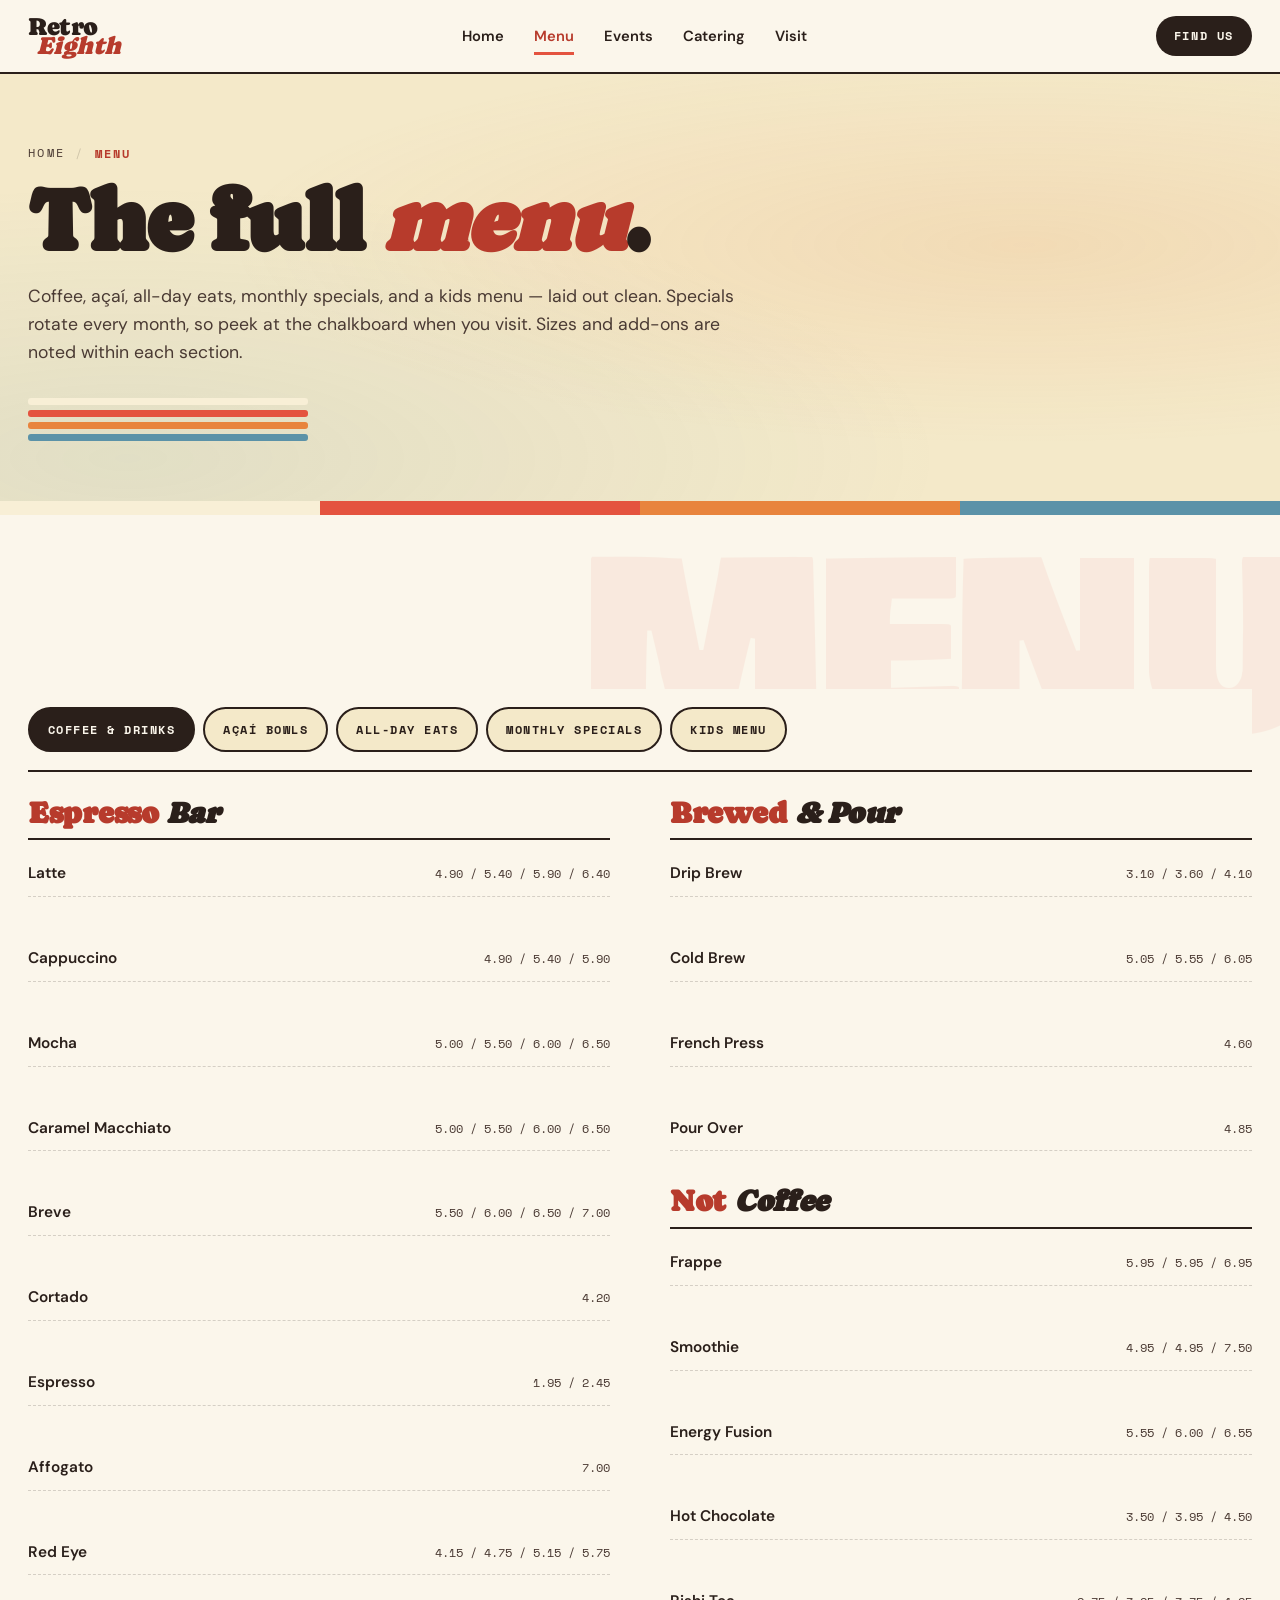
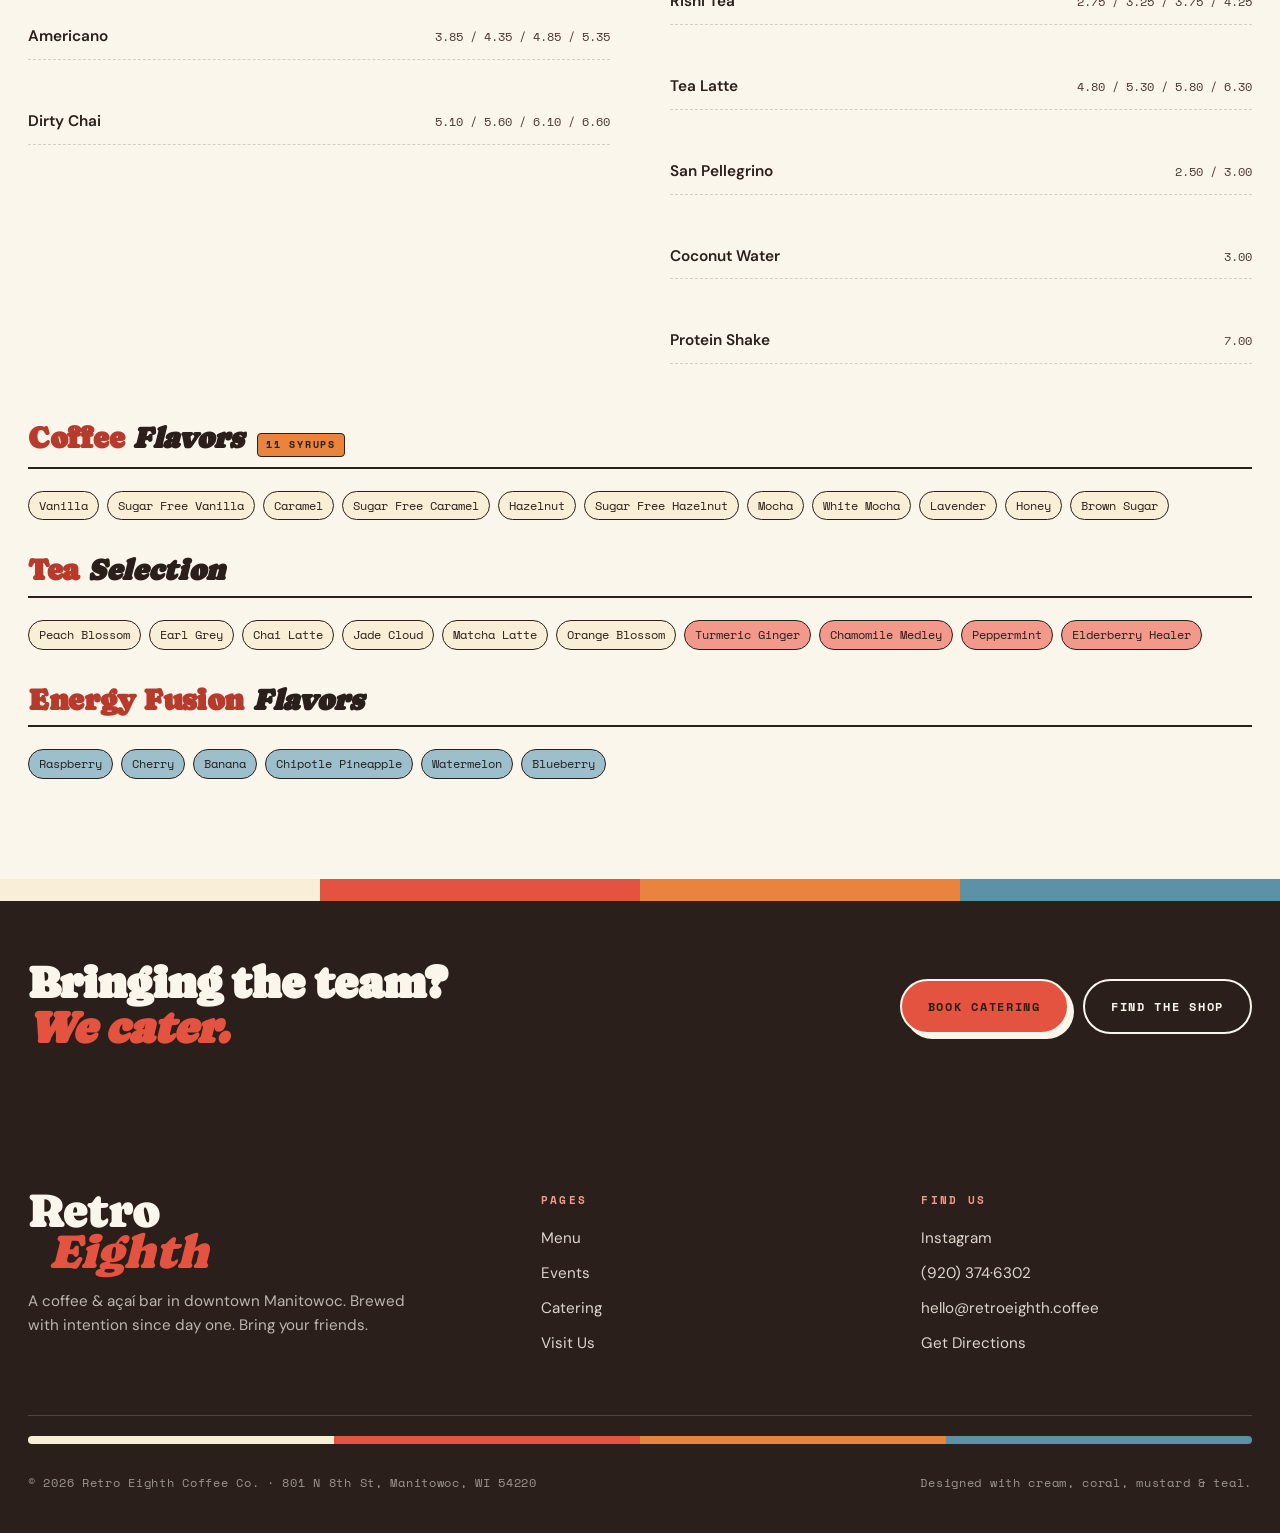
<file: menu.html>
<!DOCTYPE html>
<html lang="en">
<head>
<meta charset="UTF-8" />
<meta name="viewport" content="width=device-width, initial-scale=1.0" />
<title>Menu — Retro Eighth Coffee &amp; Açaí</title>
<meta name="description" content="Full menu: coffee, açaí bowls, sandwiches, salads, grain bowls, monthly specials, and kids menu at Retro Eighth Coffee in Manitowoc, WI." />
<link rel="preconnect" href="https://fonts.googleapis.com">
<link rel="preconnect" href="https://fonts.gstatic.com" crossorigin>
<link href="https://fonts.googleapis.com/css2?family=Bowlby+One&family=Caprasimo&family=DM+Sans:opsz,wght@9..40,400;9..40,500;9..40,600;9..40,700&family=Pacifico&family=Space+Mono:wght@400;700&display=swap" rel="stylesheet">
<link rel="stylesheet" href="styles.css">
</head>
<body>

<nav class="topnav">
  <div class="topnav-inner">
    <a class="nav-logo" href="index.html">
      <span class="nl-1">Retro</span>
      <span class="nl-2">Eighth</span>
    </a>
    <button class="nav-toggle" aria-label="Menu" id="navToggle"><span></span><span></span><span></span></button>
    <div class="nav-links" id="navLinks">
      <a href="index.html">Home</a>
      <a href="menu.html" class="active">Menu</a>
      <a href="events.html">Events</a>
      <a href="catering.html">Catering</a>
      <a href="visit.html">Visit</a>
    </div>
    <a class="nav-cta" href="visit.html">Find Us</a>
  </div>
</nav>

<header class="page-header">
  <div class="page-header-inner">
    <nav class="page-breadcrumb" aria-label="Breadcrumb">
      <a href="index.html">Home</a>
      <span class="sep">/</span>
      <span class="here">Menu</span>
    </nav>
    <h1 class="page-title">The full <span class="em">menu</span>.</h1>
    <p class="page-lede">Coffee, açaí, all-day eats, monthly specials, and a kids menu — laid out clean. Specials rotate every month, so peek at the chalkboard when you visit. Sizes and add-ons are noted within each section.</p>
    <div class="page-header-stripes" aria-hidden="true">
      <div style="background:var(--cream-2);"></div>
      <div style="background:var(--coral);"></div>
      <div style="background:var(--orange);"></div>
      <div style="background:var(--teal);"></div>
    </div>
  </div>
</header>

<div class="stripes" aria-hidden="true">
  <div class="s1"></div><div class="s2"></div><div class="s3"></div><div class="s4"></div>
</div>

<section class="menu section-pad">
  <div class="menu-watermark" aria-hidden="true">MENU</div>
  <div class="container">

    <div class="menu-tabs" role="tablist">
      <button class="menu-tab active" data-tab="coffee" role="tab">Coffee &amp; Drinks</button>
      <button class="menu-tab" data-tab="acai" role="tab">Açaí Bowls</button>
      <button class="menu-tab" data-tab="eats" role="tab">All-Day Eats</button>
      <button class="menu-tab" data-tab="specials" role="tab">Monthly Specials</button>
      <button class="menu-tab" data-tab="kids" role="tab">Kids Menu</button>
    </div>

    <!-- COFFEE -->
    <div class="menu-panel active" data-panel="coffee">
      <div class="size-legend">
        <div><strong>HOT</strong> · 12 / 16 / 20 oz</div>
        <div><strong>ICED</strong> · 16 / 20 / 24 oz</div>
        <div><strong>ALT MILKS</strong> · +$1.25 (almond, oat, soy, coconut)</div>
        <div><strong>COLD FOAMS</strong> · +$1.50</div>
      </div>

      <div class="menu-cats">
        <div>
          <div class="menu-cat-head"><h3>Espresso <span class="em">Bar</span></h3></div>
          <div class="coffee-grid" style="grid-template-columns:1fr;">
            <div class="coffee-item"><div class="coffee-name">Latte</div><div class="coffee-price">4.90 / 5.40 / 5.90 / 6.40</div></div>
            <div class="coffee-item"><div class="coffee-name">Cappuccino</div><div class="coffee-price">4.90 / 5.40 / 5.90</div></div>
            <div class="coffee-item"><div class="coffee-name">Mocha</div><div class="coffee-price">5.00 / 5.50 / 6.00 / 6.50</div></div>
            <div class="coffee-item"><div class="coffee-name">Caramel Macchiato</div><div class="coffee-price">5.00 / 5.50 / 6.00 / 6.50</div></div>
            <div class="coffee-item"><div class="coffee-name">Breve</div><div class="coffee-price">5.50 / 6.00 / 6.50 / 7.00</div></div>
            <div class="coffee-item"><div class="coffee-name">Cortado</div><div class="coffee-price">4.20</div></div>
            <div class="coffee-item"><div class="coffee-name">Espresso</div><div class="coffee-price">1.95 / 2.45</div></div>
            <div class="coffee-item"><div class="coffee-name">Affogato</div><div class="coffee-price">7.00</div></div>
            <div class="coffee-item"><div class="coffee-name">Red Eye</div><div class="coffee-price">4.15 / 4.75 / 5.15 / 5.75</div></div>
            <div class="coffee-item"><div class="coffee-name">Americano</div><div class="coffee-price">3.85 / 4.35 / 4.85 / 5.35</div></div>
            <div class="coffee-item"><div class="coffee-name">Dirty Chai</div><div class="coffee-price">5.10 / 5.60 / 6.10 / 6.60</div></div>
          </div>
        </div>

        <div>
          <div class="menu-cat-head"><h3>Brewed <span class="em">&amp; Pour</span></h3></div>
          <div class="coffee-grid" style="grid-template-columns:1fr;">
            <div class="coffee-item"><div class="coffee-name">Drip Brew</div><div class="coffee-price">3.10 / 3.60 / 4.10</div></div>
            <div class="coffee-item"><div class="coffee-name">Cold Brew</div><div class="coffee-price">5.05 / 5.55 / 6.05</div></div>
            <div class="coffee-item"><div class="coffee-name">French Press</div><div class="coffee-price">4.60</div></div>
            <div class="coffee-item"><div class="coffee-name">Pour Over</div><div class="coffee-price">4.85</div></div>
          </div>

          <div class="menu-cat-head" style="margin-top:36px;"><h3>Not <span class="em">Coffee</span></h3></div>
          <div class="coffee-grid" style="grid-template-columns:1fr;">
            <div class="coffee-item"><div class="coffee-name">Frappe</div><div class="coffee-price">5.95 / 5.95 / 6.95</div></div>
            <div class="coffee-item"><div class="coffee-name">Smoothie</div><div class="coffee-price">4.95 / 4.95 / 7.50</div></div>
            <div class="coffee-item"><div class="coffee-name">Energy Fusion</div><div class="coffee-price">5.55 / 6.00 / 6.55</div></div>
            <div class="coffee-item"><div class="coffee-name">Hot Chocolate</div><div class="coffee-price">3.50 / 3.95 / 4.50</div></div>
            <div class="coffee-item"><div class="coffee-name">Rishi Tea</div><div class="coffee-price">2.75 / 3.25 / 3.75 / 4.25</div></div>
            <div class="coffee-item"><div class="coffee-name">Tea Latte</div><div class="coffee-price">4.80 / 5.30 / 5.80 / 6.30</div></div>
            <div class="coffee-item"><div class="coffee-name">San Pellegrino</div><div class="coffee-price">2.50 / 3.00</div></div>
            <div class="coffee-item"><div class="coffee-name">Coconut Water</div><div class="coffee-price">3.00</div></div>
            <div class="coffee-item"><div class="coffee-name">Protein Shake</div><div class="coffee-price">7.00</div></div>
          </div>
        </div>
      </div>

      <div class="menu-cat-head" style="margin-top:60px;">
        <h3>Coffee <span class="em">Flavors</span></h3>
        <span class="pill">11 Syrups</span>
      </div>
      <div class="flavor-cloud">
        <span class="flavor-chip">Vanilla</span>
        <span class="flavor-chip">Sugar Free Vanilla</span>
        <span class="flavor-chip">Caramel</span>
        <span class="flavor-chip">Sugar Free Caramel</span>
        <span class="flavor-chip">Hazelnut</span>
        <span class="flavor-chip">Sugar Free Hazelnut</span>
        <span class="flavor-chip">Mocha</span>
        <span class="flavor-chip">White Mocha</span>
        <span class="flavor-chip">Lavender</span>
        <span class="flavor-chip">Honey</span>
        <span class="flavor-chip">Brown Sugar</span>
      </div>

      <div class="menu-cat-head" style="margin-top:36px;">
        <h3>Tea <span class="em">Selection</span></h3>
      </div>
      <div class="flavor-cloud">
        <span class="flavor-chip">Peach Blossom</span>
        <span class="flavor-chip">Earl Grey</span>
        <span class="flavor-chip">Chai Latte</span>
        <span class="flavor-chip">Jade Cloud</span>
        <span class="flavor-chip">Matcha Latte</span>
        <span class="flavor-chip">Orange Blossom</span>
        <span class="flavor-chip alt">Turmeric Ginger</span>
        <span class="flavor-chip alt">Chamomile Medley</span>
        <span class="flavor-chip alt">Peppermint</span>
        <span class="flavor-chip alt">Elderberry Healer</span>
      </div>

      <div class="menu-cat-head" style="margin-top:36px;">
        <h3>Energy Fusion <span class="em">Flavors</span></h3>
      </div>
      <div class="flavor-cloud">
        <span class="flavor-chip cold">Raspberry</span>
        <span class="flavor-chip cold">Cherry</span>
        <span class="flavor-chip cold">Banana</span>
        <span class="flavor-chip cold">Chipotle Pineapple</span>
        <span class="flavor-chip cold">Watermelon</span>
        <span class="flavor-chip cold">Blueberry</span>
      </div>
    </div>

    <!-- AÇAÍ -->
    <div class="menu-panel" data-panel="acai">
      <div class="menu-cats">
        <div>
          <div class="menu-cat-head">
            <h3>House <span class="em">Bowls</span></h3>
            <span class="pill">$11 each</span>
          </div>
          <div class="menu-items">
            <div class="item"><div><div class="item-name linked">Retro Eighth Bowl</div><div class="item-desc">Açaí base, honey almond granola, strawberries, blueberries, banana, goji berries, honey.</div></div><div class="item-price">$11</div></div>
            <div class="item"><div><div class="item-name linked">Sunflower Bowl</div><div class="item-desc">Açaí base, honey almond granola, mango, kiwi, banana, coconut, chia seeds.</div></div><div class="item-price">$11</div></div>
            <div class="item"><div><div class="item-name linked">Cozumel Bowl</div><div class="item-desc">Açaí base, honey almond granola, mango, strawberries, banana, tajín, honey.</div></div><div class="item-price">$11</div></div>
            <div class="item"><div><div class="item-name linked">Smoothie Bowl</div><div class="item-desc">Banana, mango, strawberries, blueberries, raspberries, kiwi, goji, pineapple, chocolate chips, pecans, almonds, coconut, flax, chia, honey, peanut butter, marshmallows, cacao, white chocolate. Pick your build.</div></div><div class="item-price">$8.95</div></div>
          </div>
        </div>

        <div>
          <div class="menu-cat-head">
            <h3>Custom <span class="em">Build</span></h3>
            <span class="pill">$11</span>
          </div>
          <p style="font-size:0.97rem; color:var(--ink-soft); line-height:1.6; margin-bottom:18px;">
            Includes açaí base, honey almond granola, and your pick of 5 toppings.
          </p>
          <div class="flavor-cloud">
            <span class="flavor-chip">Strawberries</span><span class="flavor-chip">Banana</span><span class="flavor-chip">Blueberries</span><span class="flavor-chip">Raspberries</span><span class="flavor-chip">Kiwi</span><span class="flavor-chip">Mango</span><span class="flavor-chip">Coconut</span><span class="flavor-chip">Goji Berries</span><span class="flavor-chip">Chocolate Chips</span><span class="flavor-chip">Honey</span><span class="flavor-chip">Flax Seeds</span><span class="flavor-chip">Chia Seeds</span><span class="flavor-chip">Hemp Seeds</span><span class="flavor-chip">Bee Pollen</span><span class="flavor-chip">Pecans</span><span class="flavor-chip">Almonds</span><span class="flavor-chip">Peanut Butter</span><span class="flavor-chip">Almond Butter</span><span class="flavor-chip">Cocoa Powder</span><span class="flavor-chip">Beet Powder</span><span class="flavor-chip">Cookie Dough</span><span class="flavor-chip">Dragonfruit Boba</span><span class="flavor-chip">Nutella</span><span class="flavor-chip">Agave</span>
          </div>

          <div class="menu-cat-head" style="margin-top:30px;"><h3>Add-ons</h3></div>
          <div class="menu-items">
            <div class="item"><div class="item-name">Alt Bases <span class="item-desc" style="display:inline; font-weight:400;">— Ube (lighter purple) or Dragonfruit (pink)</span></div><div class="item-price">+$0.60</div></div>
            <div class="item"><div class="item-name">Extra Topping</div><div class="item-price">+$0.60</div></div>
            <div class="item"><div class="item-name">Gluten-Free Granola</div><div class="item-price">+$0.85</div></div>
            <div class="item"><div class="item-name">Bowl of the Month</div><div class="item-price">$9.75</div></div>
          </div>
        </div>
      </div>
    </div>

    <!-- EATS -->
    <div class="menu-panel" data-panel="eats">
      <div class="menu-cats">
        <div>
          <div class="menu-cat-head"><h3>Eggs <span class="em">&amp; Oats</span></h3></div>
          <div class="menu-items">
            <div class="item"><div><div class="item-name linked">Bacon, Chive &amp; Cheddar Egg Bites</div><div class="item-desc">Made-to-order, two eggs scrambled with real bacon bits, chives, and cheddar.</div></div><div class="item-price">$5.75</div></div>
            <div class="item"><div><div class="item-name linked">Basic B Breakfast Sandwich</div><div class="item-desc">Plain or everything bagel with egg, prosciutto, melty cheddar &amp; gouda.</div></div><div class="item-price">$8.00</div></div>
            <div class="item"><div><div class="item-name linked">Egg Pesto Croissant</div><div class="item-desc">Warm golden croissant with mozzarella, egg, and pesto.</div></div><div class="item-price">$7.00</div></div>
            <div class="item"><div><div class="item-name linked">Southwest Breakfast Burrito</div><div class="item-desc">Large burrito filled with bacon, brown rice, black beans, avocado, scrambled eggs, and salsa. Served with chipotle ranch.</div></div><div class="item-price">$10.00</div></div>
            <div class="item"><div><div class="item-name linked">Your Choice Oatmeal</div><div class="item-desc">Oats &amp; ground flaxseed. Pick a milk (2%, almond, oat, soy, coconut) and three toppings — banana, berries, dried cherries, pecans, almonds, chia, honey, maple, cinnamon.</div></div><div class="item-price">$6.00</div></div>
            <div class="item"><div><div class="item-name linked">Energy Bites</div><div class="item-desc">Offerings vary — check the grab &amp; go case for today's varieties.</div></div><div class="item-price">$8.50</div></div>
          </div>
        </div>

        <div>
          <div class="menu-cat-head"><h3>Sandwiches <span class="em">&amp; Toasts</span></h3></div>
          <div class="menu-items">
            <div class="item"><div><div class="item-name linked">Chipotle Aristotle</div><div class="item-desc">Plain or everything bagel with chicken, melty gouda, chipotle aioli, peppadew peppers, avocado.</div></div><div class="item-price">$10</div></div>
            <div class="item"><div><div class="item-name linked">Henrietta Caesar Wrap</div><div class="item-desc">Spinach wrap with chicken, prosciutto, cheddar, avocado, spring greens, and house caesar.</div></div><div class="item-price">$10</div></div>
            <div class="item"><div><div class="item-name linked">Smoked Salmon &amp; Cream Cheese</div><div class="item-desc">Toasted plain or everything bagel with whipped cream cheese and Susie Q smoked salmon.</div></div><div class="item-price">$9</div></div>
            <div class="item"><div><div class="item-name linked">Dilly Sally</div><div class="item-desc">Toasted pumpernickel bagel with whipped lemon &amp; dill cream cheese, smoked salmon, spinach.</div></div><div class="item-price">$10</div></div>
            <div class="item"><div><div class="item-name linked">Grilled Cheese &amp; Tomato Soup</div><div class="item-desc">Roasted red pepper &amp; tomato soup served with a sage butter grilled cheese.</div></div><div class="item-price">$9</div></div>
            <div class="item"><div><div class="item-name linked">Avocado Toast</div><div class="item-desc">Two slices of sourdough topped with mashed avocado and our seasoning blend.</div></div><div class="item-price">$7</div></div>
            <div class="item"><div><div class="item-name linked">Cream Cheese Bagel</div><div class="item-desc">Toasted plain, everything, or pumpernickel bagel with whipped cream cheese.</div></div><div class="item-price">$6</div></div>
          </div>
        </div>

        <div>
          <div class="menu-cat-head"><h3>Salads <span class="em">&amp; Wraps</span></h3></div>
          <div class="menu-items">
            <div class="item"><div><div class="item-name linked">Chicken Caesar Salad</div><div class="item-desc">Spring greens, shredded chicken, avocado, parmesan, caesar croutons, caesar dressing.</div></div><div class="item-price">$11</div></div>
            <div class="item"><div><div class="item-name linked">Summer Salad</div><div class="item-desc">Spring greens, shredded chicken, sliced pears, dried cherries, goat cheese, avocado, pecans, lemon garlic dressing.</div></div><div class="item-price">$12</div></div>
          </div>
        </div>

        <div>
          <div class="menu-cat-head"><h3>Grain <span class="em">Bowls</span></h3><span class="pill">$13 each</span></div>
          <div class="menu-items">
            <div class="item"><div><div class="item-name linked">Southwest Chicken</div><div class="item-desc">Brown rice with cilantro, chicken, black beans, corn, spring greens, avocado, pico de gallo, chipotle dressing.</div></div><div class="item-price">$13</div></div>
            <div class="item"><div><div class="item-name linked">Spicy Salmon</div><div class="item-desc">White rice, smoked salmon, avocado, cucumber, mango, fried shallots, sesame seeds, spicy mayo, soy sauce.</div></div><div class="item-price">$13</div></div>
            <div class="item"><div><div class="item-name linked">Chicken Cashew</div><div class="item-desc">Brown rice, chicken, sweet potatoes, lentils, spring greens, carrots, avocado, cashew dressing.</div></div><div class="item-price">$13</div></div>
          </div>
        </div>
      </div>

      <div class="menu-cat-head" style="margin-top:60px;">
        <h3>Bakery <span class="em">Case</span></h3>
        <span class="pill">Daily</span>
      </div>
      <div class="coffee-grid">
        <div class="coffee-item"><div class="coffee-name">Donuts</div><div class="coffee-price">$2.50</div></div>
        <div class="coffee-item"><div class="coffee-name">Cookies</div><div class="coffee-price">$2.50</div></div>
        <div class="coffee-item"><div class="coffee-name">Cake Pops</div><div class="coffee-price">$3</div></div>
        <div class="coffee-item"><div class="coffee-name">Scones</div><div class="coffee-price">$3</div></div>
        <div class="coffee-item"><div class="coffee-name">Muffins</div><div class="coffee-price">$3</div></div>
        <div class="coffee-item"><div class="coffee-name">Cinnamon Bun</div><div class="coffee-price">$4.50</div></div>
      </div>
    </div>

    <!-- SPECIALS -->
    <div class="menu-panel" data-panel="specials">
      <div class="menu-cat-head">
        <h3>Signature <span class="em">Lattes</span></h3>
        <span class="pill">Rotating</span>
      </div>
      <p style="color:var(--ink-soft); margin-bottom:24px; font-size:1rem;">Our barista team builds new specialty drinks every month. Here's a snapshot — ask what's on the chalkboard today.</p>
      <div class="signature-row">
        <div class="sig-card"><div class="sig-name">Bluebird Latte</div><div class="sig-desc">Espresso, oat milk, elderflower, blueberry, juniper bitters.</div></div>
        <div class="sig-card"><div class="sig-name">Gochujang Caramel</div><div class="sig-desc">Espresso, oat milk, caramel sauce, gochujang, sea salt.</div></div>
        <div class="sig-card"><div class="sig-name">Bananas Foster</div><div class="sig-desc">Espresso, oat milk, banana, vanilla, cinnamon, rum extract.</div></div>
        <div class="sig-card"><div class="sig-name">Black Sugar Matcha</div><div class="sig-desc">Rishi organic matcha, milk, black sugar cold foam.</div></div>
        <div class="sig-card"><div class="sig-name">Campfire S'mores</div><div class="sig-desc">Espresso, oat milk, brown sugar, cocoa, honey, cinnamon, marshmallow fluff foam.</div></div>
        <div class="sig-card"><div class="sig-name">Salty Dog</div><div class="sig-desc">Espresso, oat milk, honey, amaretto, sea salt.</div></div>
        <div class="sig-card"><div class="sig-name">Lemon Cheesecake Affogato</div><div class="sig-desc">Cedar Crest lemon cheesecake ice cream, Big Dipper organic espresso.</div></div>
        <div class="sig-card"><div class="sig-name">Golden Hour Refresher</div><div class="sig-desc">Organic turmeric ginger Rishi tea, mango pineapple juice, coconut water, lemon juice, honey.</div></div>
      </div>

      <div class="menu-cat-head" style="margin-top:60px;">
        <h3>Coffee <span class="em">Flights</span></h3>
        <span class="pill">$12</span>
      </div>
      <p style="color:var(--ink-soft); font-size:1rem; max-width:60ch;">Four mini drinks built around the month's specials, served on a tray. The most photogenic thing on our menu — and arguably the most fun.</p>

      <div class="menu-cat-head" style="margin-top:48px;">
        <h3>Bowl <span class="em">of the Month</span></h3>
        <span class="pill">$9.75</span>
      </div>
      <p style="color:var(--ink-soft); font-size:1rem; max-width:60ch;">A new açaí or smoothie bowl every month — past hits include ube base with honey almond granola, coconut, almonds, chocolate chips, banana &amp; almond butter; and an açaí base with pineapple, strawberries, dragonfruit pearls &amp; mango.</p>

      <div class="menu-cat-head" style="margin-top:48px;">
        <h3>Protein <span class="em">Shakes</span></h3>
        <span class="pill">$7</span>
      </div>
      <div class="signature-row">
        <div class="sig-card"><div class="sig-name">Triple Berry</div><div class="sig-desc">Strawberries, raspberries, blueberries, banana, almond milk, vanilla pea protein.</div></div>
        <div class="sig-card"><div class="sig-name">Mango Matcha</div><div class="sig-desc">Mango, banana, matcha, chia, coconut milk, vanilla pea protein.</div></div>
        <div class="sig-card"><div class="sig-name">Banana Nut Bread</div><div class="sig-desc">Banana, pecans, peanut butter, almond milk, chocolate pea protein.</div></div>
        <div class="sig-card"><div class="sig-name">Coco Collagen</div><div class="sig-desc">Pineapple, banana, agave, coconut milk, collagen, butterfly pea powder.</div></div>
      </div>
    </div>

    <!-- KIDS -->
    <div class="menu-panel" data-panel="kids">
      <div class="kids-intro">
        <div class="stars">★ ★ ★</div>
        <div>
          <h3>The Little Ones Menu</h3>
          <p>Made for the smallest customers in the shop. Quick, friendly, and most things come with a smile.</p>
        </div>
      </div>

      <div class="kids-grid">
        <div class="kid-item"><div class="kn">Cheddar Cheese Egg Bites</div><div class="kp">$5.25</div></div>
        <div class="kid-item"><div class="kn">Sourdough Grilled Cheese</div><div class="kp">$7.00</div></div>
        <div class="kid-item"><div class="kn">Smucker's PB&amp;J</div><div class="kp">$2.50</div></div>
        <div class="kid-item"><div class="kn">GoGo Applesauce</div><div class="kp">$2.00</div></div>
        <div class="kid-item" style="grid-column:span 2;"><div class="kn">Energy Oat Bites</div><div class="kp">$8.50</div></div>
      </div>

      <div class="kids-note">&amp; lots of regulars-menu items kids love too — smoothies, bagels, açaí bowls, and more.</div>
    </div>

  </div>
</section>

<div class="stripes stripes-thick" aria-hidden="true">
  <div class="s1"></div><div class="s2"></div><div class="s3"></div><div class="s4"></div>
</div>

<section class="cta-strip">
  <div class="cta-strip-inner">
    <h3>Bringing the team? <span class="em">We cater.</span></h3>
    <div style="display:flex; gap:14px; flex-wrap:wrap;">
      <a class="btn btn-primary" href="catering.html">Book Catering</a>
      <a class="btn btn-ghost" href="visit.html">Find the Shop</a>
    </div>
  </div>
</section>

<footer>
  <div class="footer-inner">
    <div class="footer-top">
      <div>
        <div class="footer-mark"><span>Retro</span><span class="em">Eighth</span></div>
        <p>A coffee &amp; açaí bar in downtown Manitowoc. Brewed with intention since day one. Bring your friends.</p>
      </div>
      <div class="footer-col">
        <h5>Pages</h5>
        <ul>
          <li><a href="menu.html">Menu</a></li>
          <li><a href="events.html">Events</a></li>
          <li><a href="catering.html">Catering</a></li>
          <li><a href="visit.html">Visit Us</a></li>
        </ul>
      </div>
      <div class="footer-col">
        <h5>Find Us</h5>
        <ul>
          <li><a href="https://instagram.com/retroeighthcoffee" target="_blank" rel="noopener">Instagram</a></li>
          <li><a href="tel:9203746302">(920) 374·6302</a></li>
          <li><a href="mailto:hello@retroeighth.coffee">hello@retroeighth.coffee</a></li>
          <li><a href="https://maps.google.com/?q=801+N+8th+St+Manitowoc+WI" target="_blank" rel="noopener">Get Directions</a></li>
        </ul>
      </div>
    </div>
    <div class="footer-stripes" aria-hidden="true">
      <div style="background:var(--cream-2);"></div>
      <div style="background:var(--coral);"></div>
      <div style="background:var(--orange);"></div>
      <div style="background:var(--teal);"></div>
    </div>
    <div class="footer-bottom">
      <span>© 2026 Retro Eighth Coffee Co. · 801 N 8th St, Manitowoc, WI 54220</span>
      <span>Designed with cream, coral, mustard &amp; teal.</span>
    </div>
  </div>
</footer>

<script>
  const toggle = document.getElementById('navToggle');
  const links  = document.getElementById('navLinks');
  if (toggle) toggle.addEventListener('click', () => links.classList.toggle('open'));

  const tabs = document.querySelectorAll('.menu-tab');
  const panels = document.querySelectorAll('.menu-panel');
  tabs.forEach(tab => {
    tab.addEventListener('click', () => {
      tabs.forEach(t => t.classList.remove('active'));
      panels.forEach(p => p.classList.remove('active'));
      tab.classList.add('active');
      document.querySelector(`.menu-panel[data-panel="${tab.dataset.tab}"]`).classList.add('active');
    });
  });

  // deep-link to a tab via ?tab=acai
  const params = new URLSearchParams(window.location.search);
  const want = params.get('tab');
  if (want) {
    const targetTab = document.querySelector(`.menu-tab[data-tab="${want}"]`);
    if (targetTab) targetTab.click();
  }
</script>

</body>
</html>
</file>
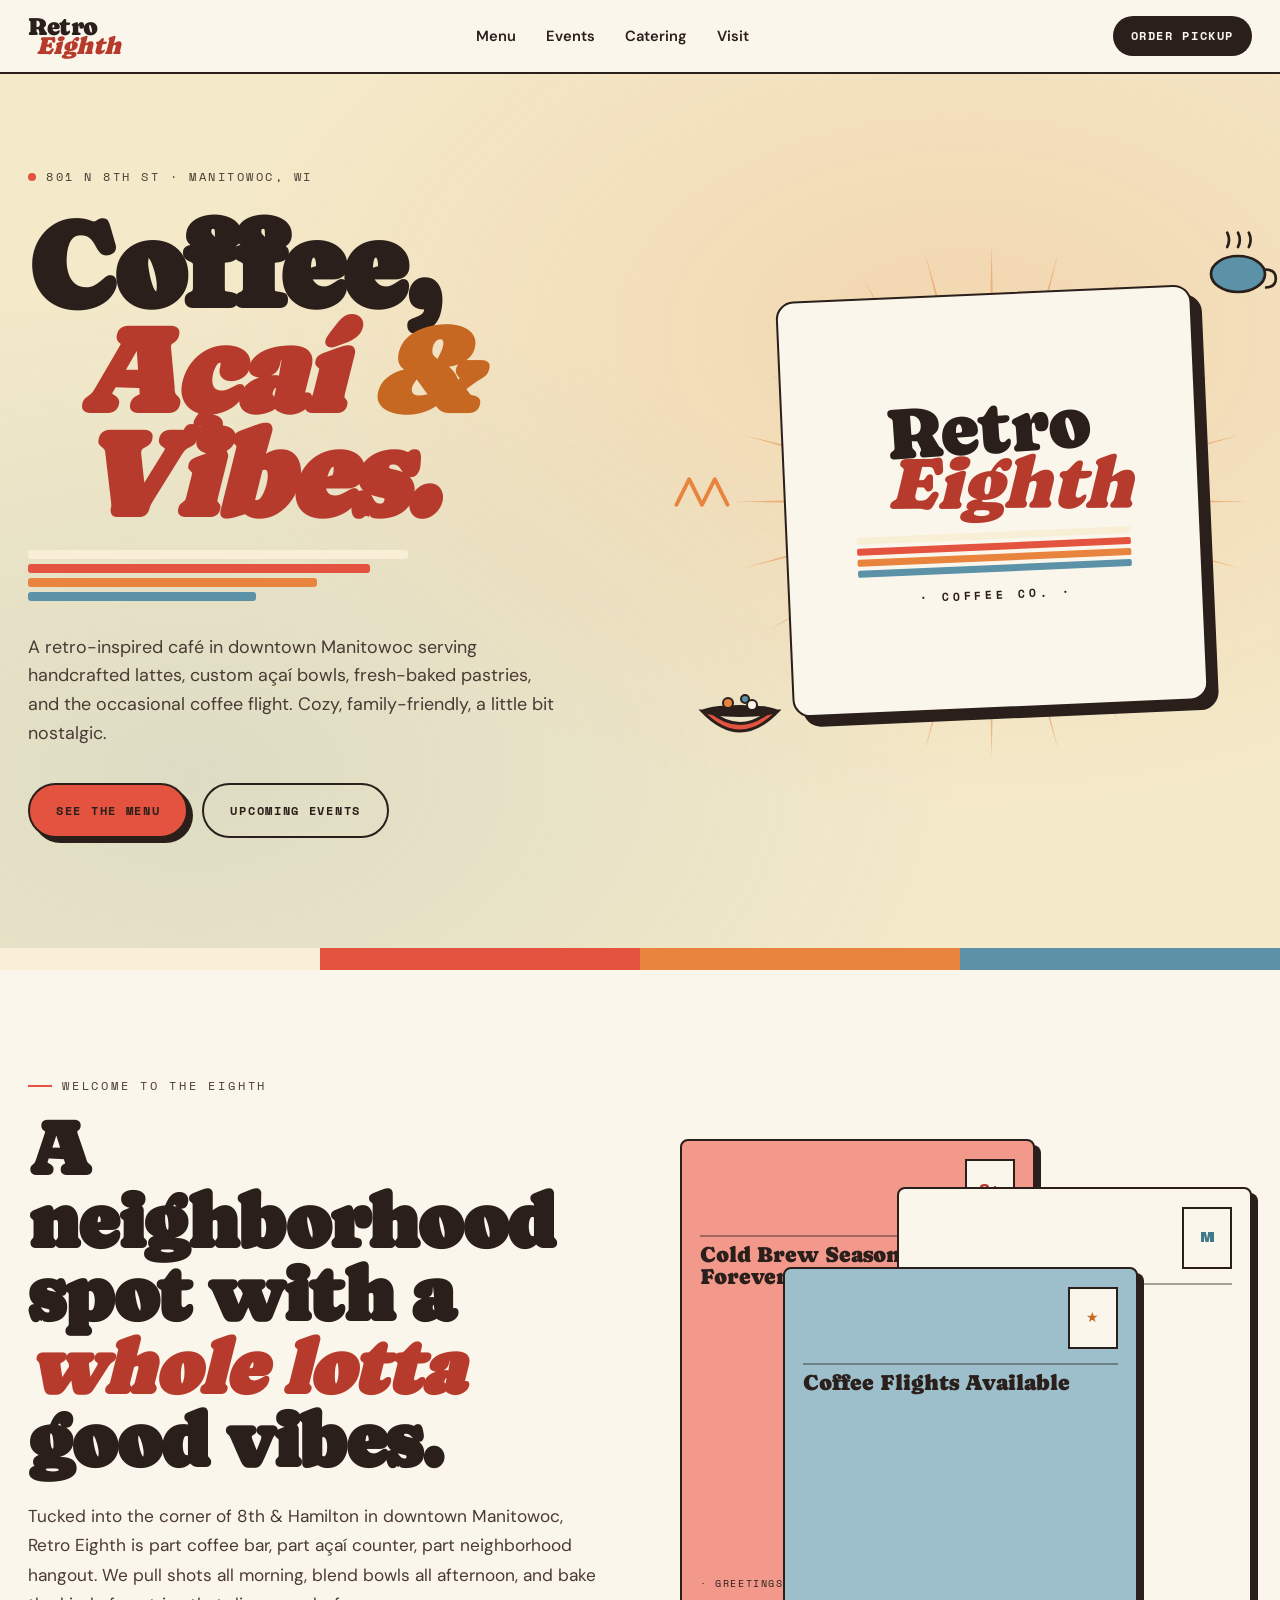
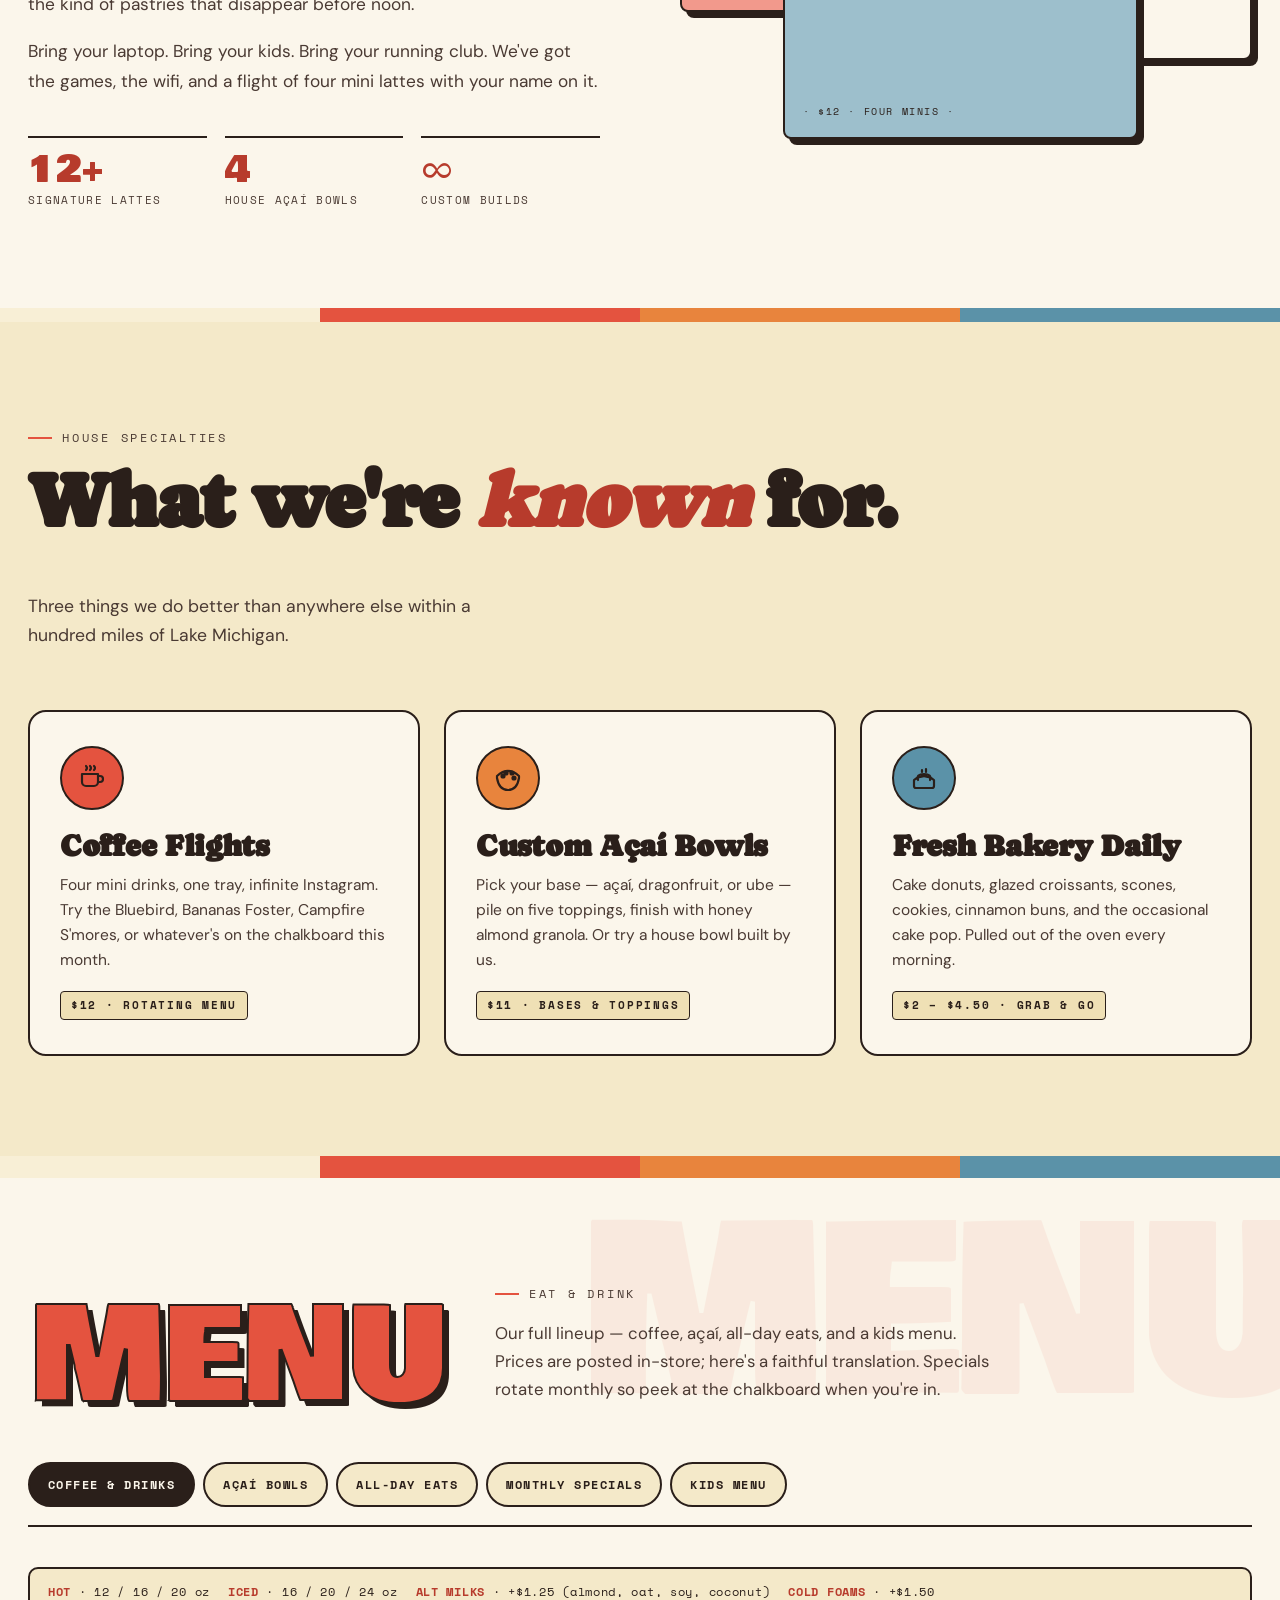
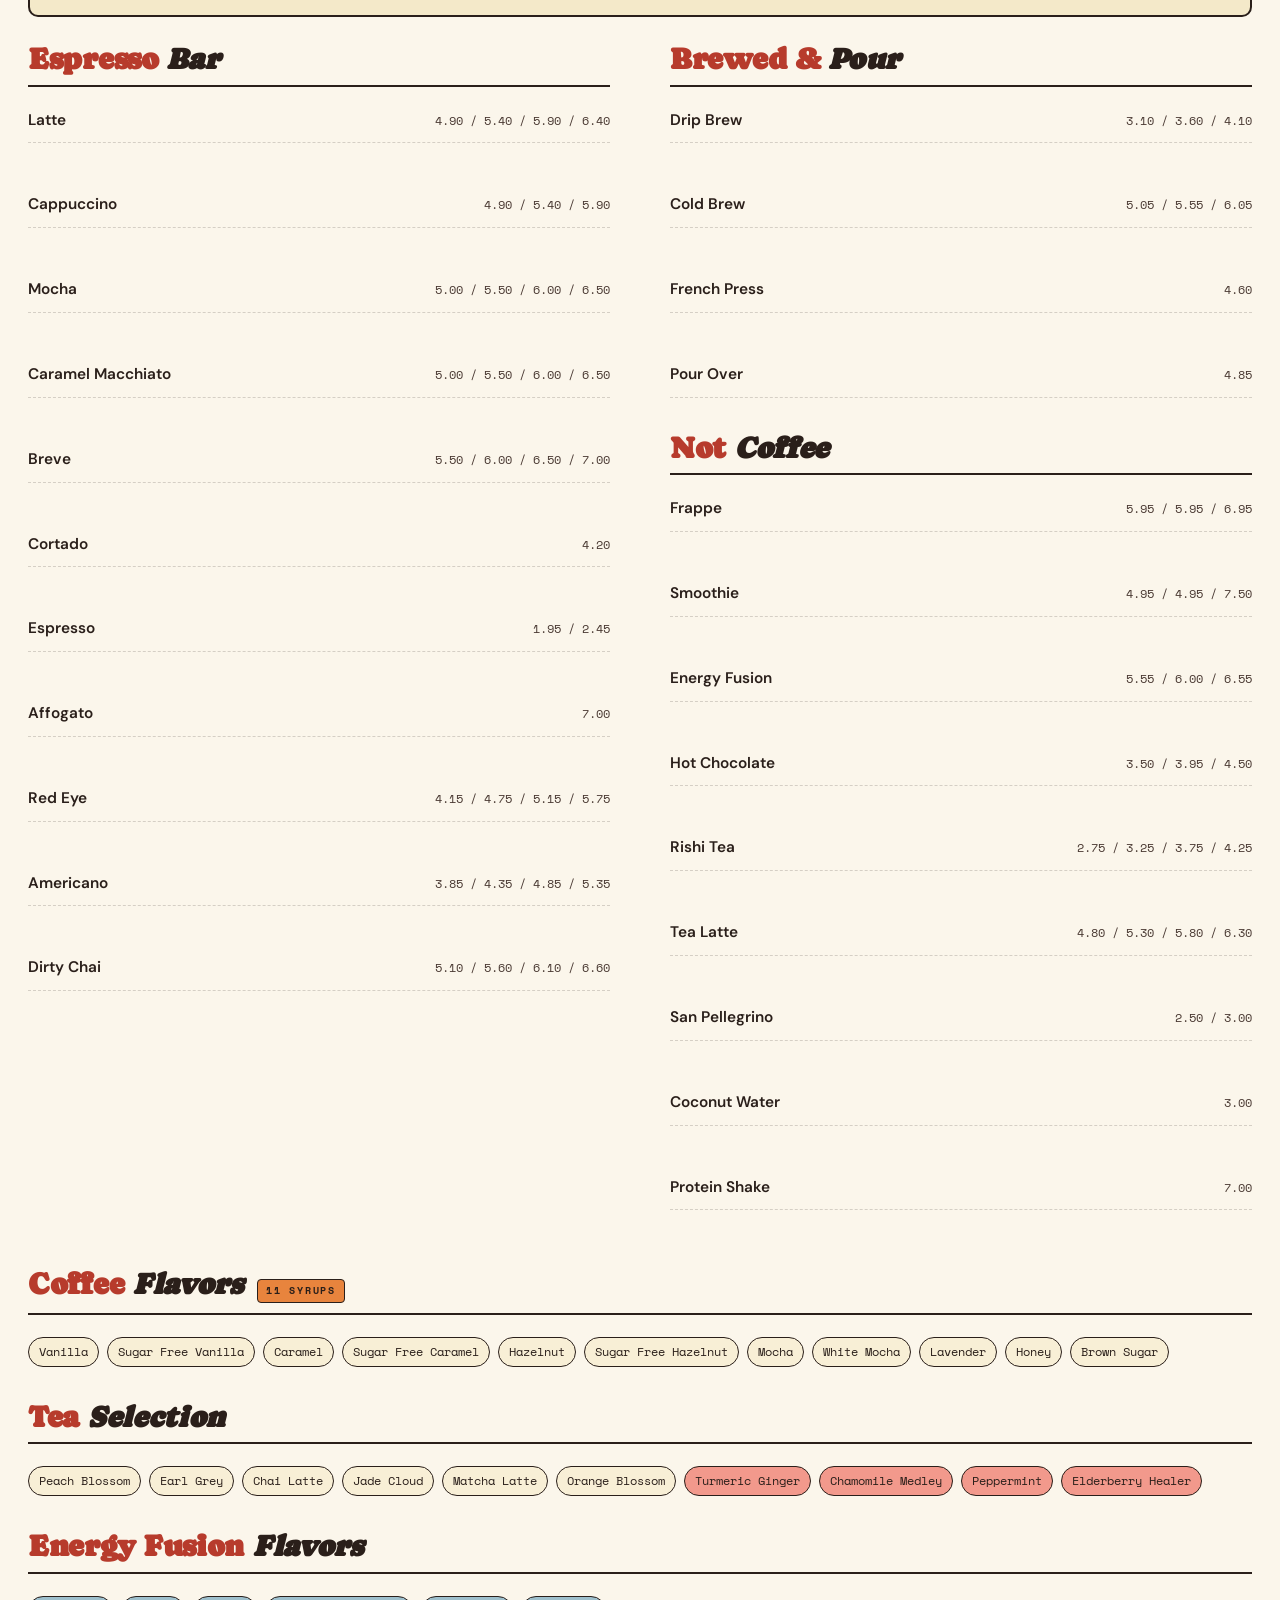
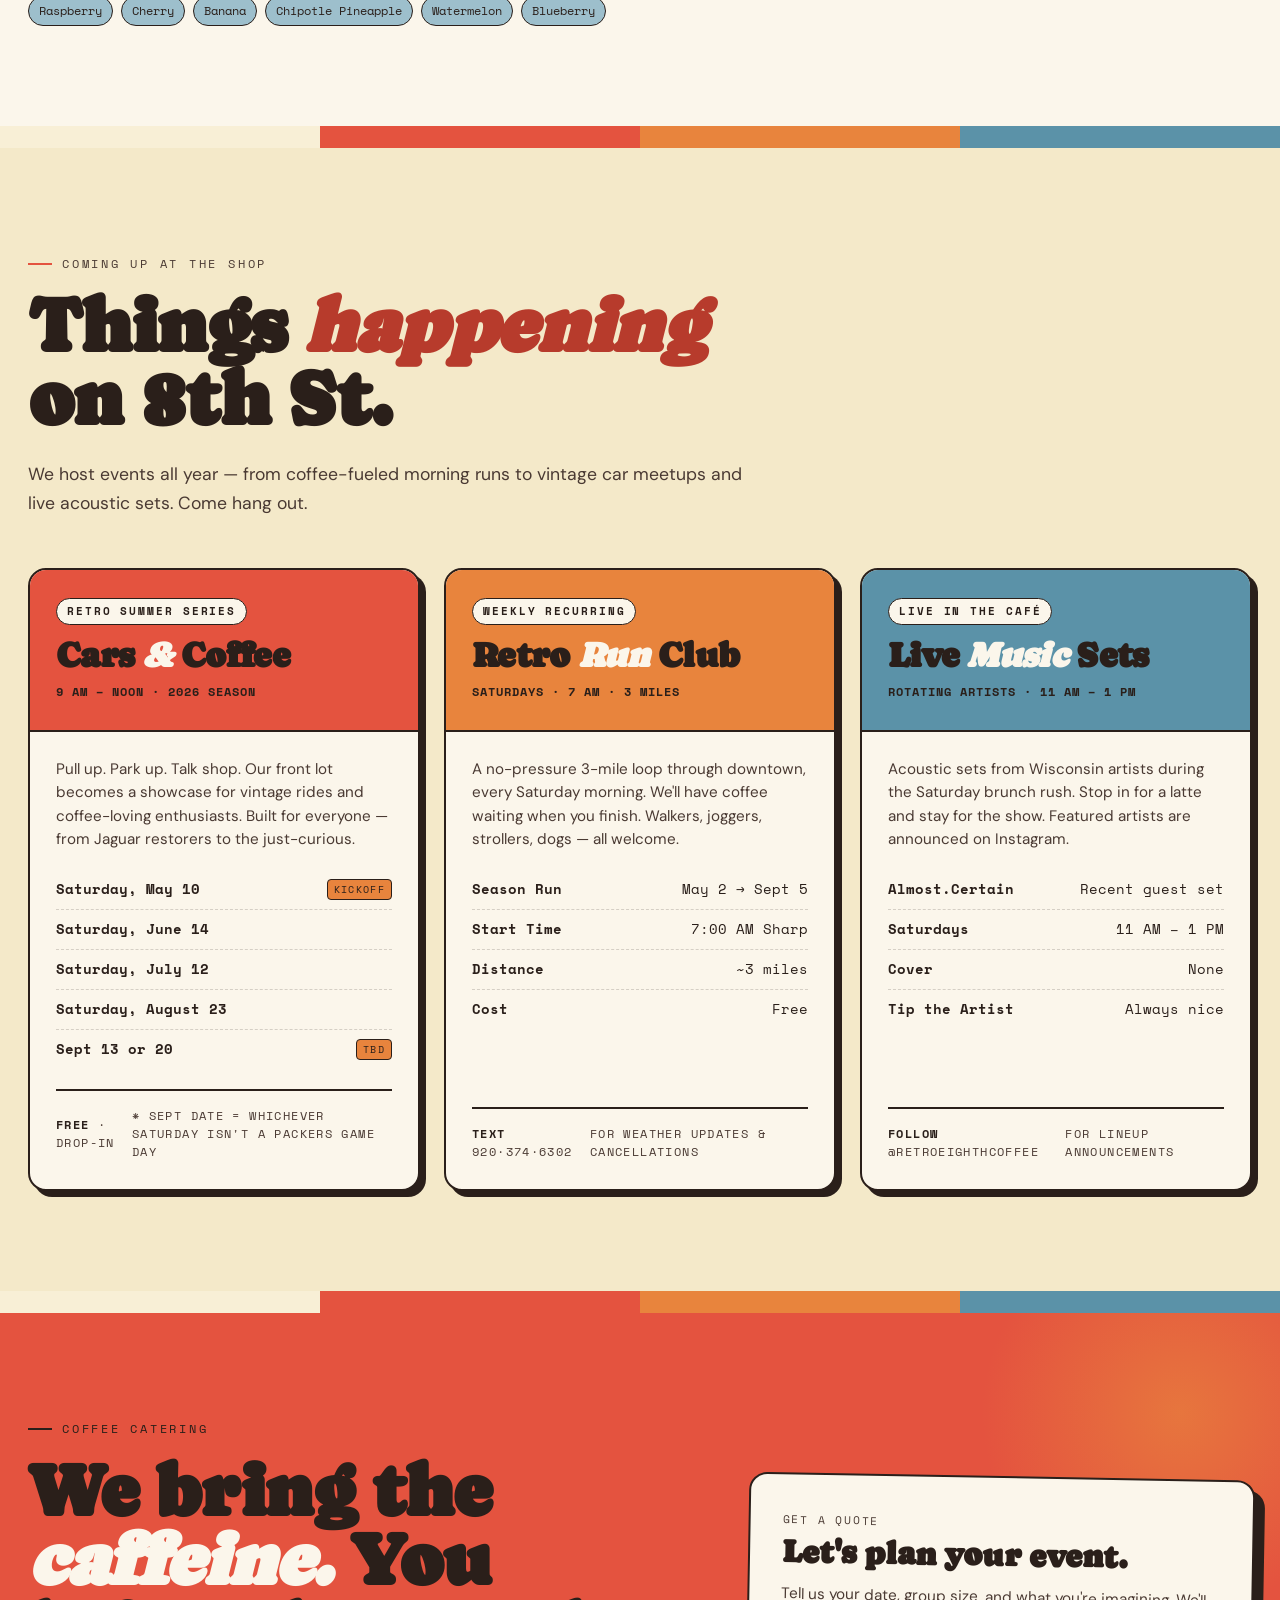
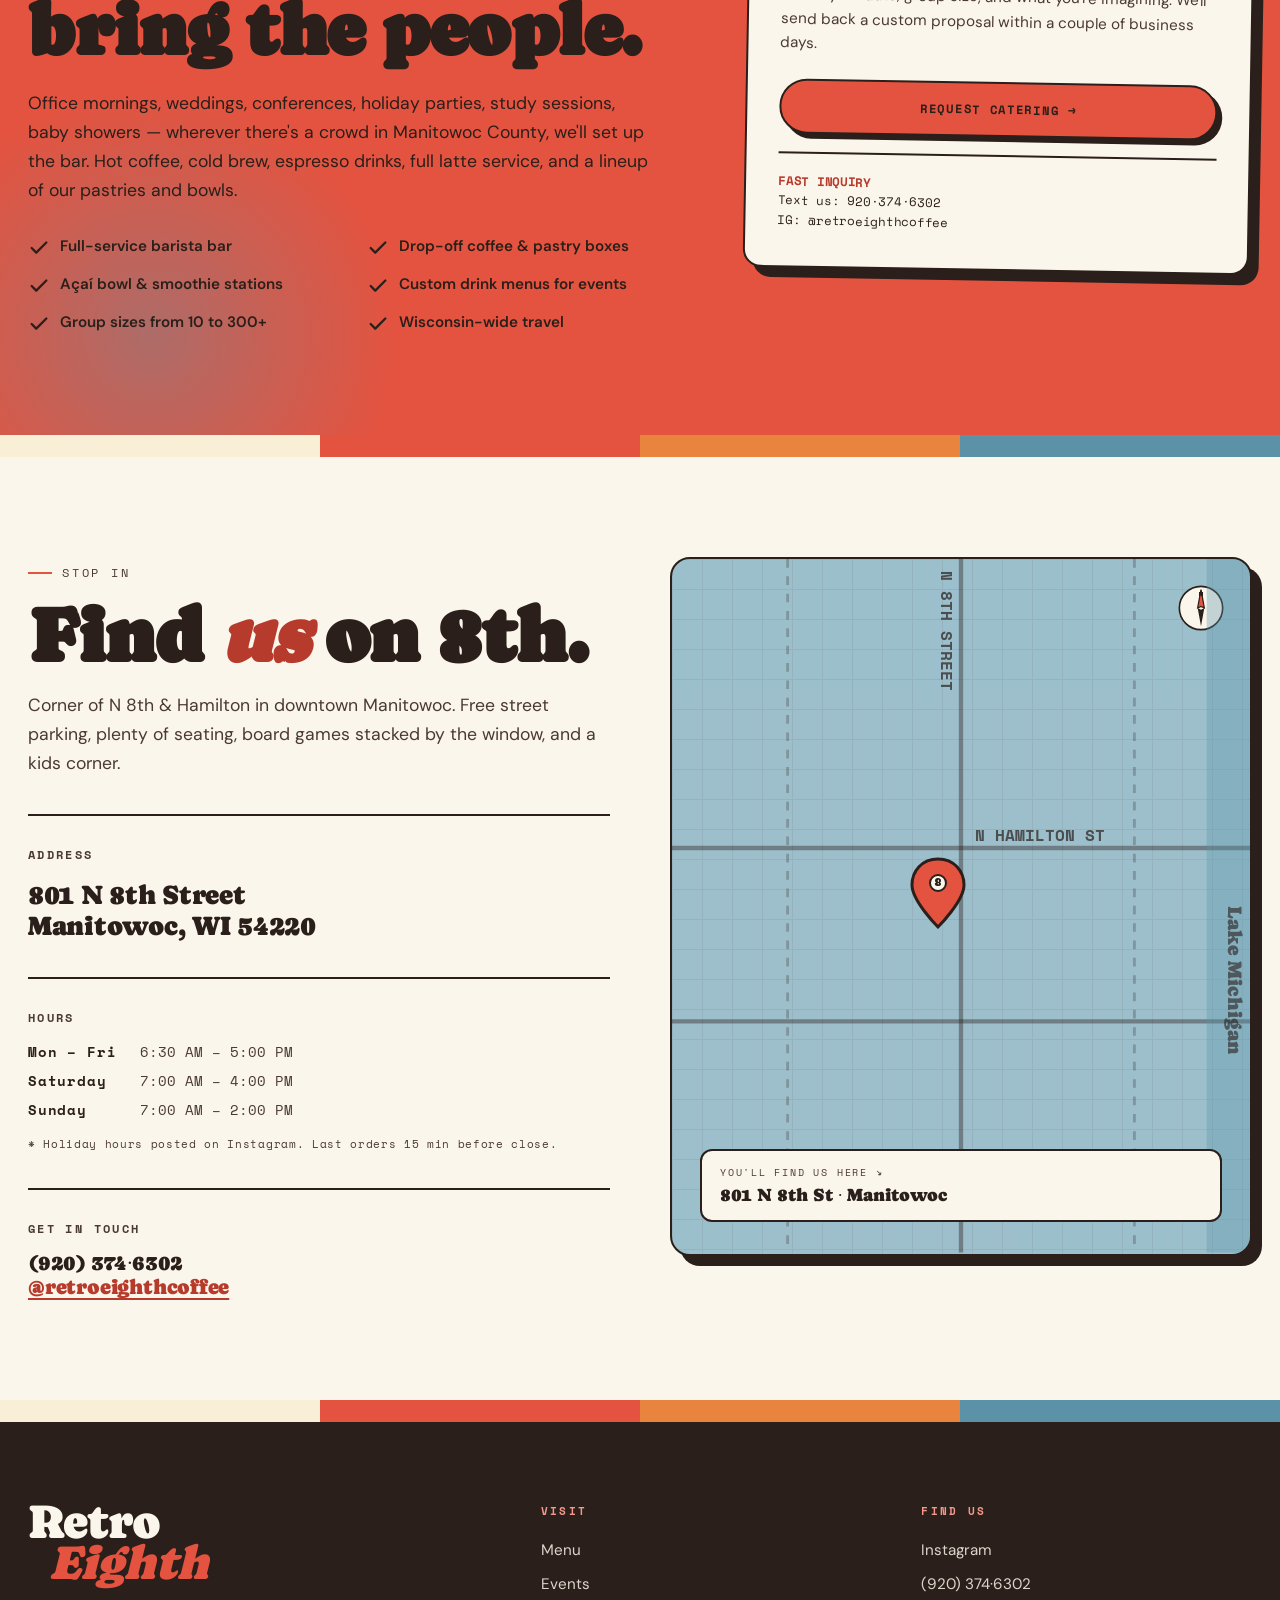
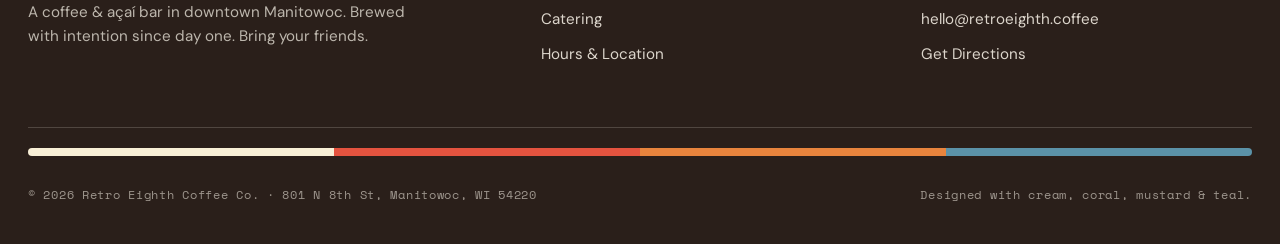
<file: retro-eighth.html>
<!DOCTYPE html>
<html lang="en">
<head>
<meta charset="UTF-8" />
<meta name="viewport" content="width=device-width, initial-scale=1.0" />
<title>Retro Eighth Coffee &amp; Açaí — Manitowoc, WI</title>
<meta name="description" content="A retro-inspired coffee & açaí bar in Manitowoc, Wisconsin. Specialty lattes, custom açaí bowls, fresh bakery, and a whole lotta good vibes." />
<link rel="preconnect" href="https://fonts.googleapis.com">
<link rel="preconnect" href="https://fonts.gstatic.com" crossorigin>
<link href="https://fonts.googleapis.com/css2?family=Bowlby+One&family=Caprasimo&family=DM+Sans:opsz,wght@9..40,400;9..40,500;9..40,600;9..40,700&family=Pacifico&family=Space+Mono:wght@400;700&display=swap" rel="stylesheet">
<style>
  /* ============================================================
     RETRO EIGHTH — design tokens (matched to brand)
     ============================================================ */
  :root{
    /* warm cream / butter base — never pure white */
    --butter:    #F4E9C9;
    --butter-2:  #EFE0B5;
    --cream:     #FBF6EB;
    --cream-2:   #F8EFD6;

    /* primary accents */
    --coral:     #E4533F;   /* bright coral red — primary */
    --coral-deep:#B73B2C;
    --coral-soft:#F2998C;

    --orange:    #E8843D;   /* warm orange/mustard */
    --orange-deep:#C66822;

    --teal:      #5B92A8;   /* dusty teal/blue */
    --teal-deep: #3F7A8A;
    --teal-soft: #9DBFCC;

    /* ink — warm, not black */
    --ink:       #2A1F1A;
    --ink-soft:  #4A3A33;
    --ink-faint: rgba(42,31,26,0.18);

    /* type families */
    --display:    "Caprasimo", "DM Serif Display", Georgia, serif;
    --block:      "Bowlby One", Impact, sans-serif;
    --script:     "Pacifico", cursive;
    --sans:       "DM Sans", system-ui, -apple-system, sans-serif;
    --mono:       "Space Mono", "IBM Plex Mono", monospace;

    --maxw: 1280px;
  }

  *{ box-sizing:border-box; margin:0; padding:0; }
  html{ scroll-behavior:smooth; }
  body{
    font-family:var(--sans);
    color:var(--ink);
    background:var(--butter);
    line-height:1.55;
    -webkit-font-smoothing:antialiased;
    overflow-x:hidden;
  }
  ::selection{ background:var(--coral); color:var(--cream); }

  img{ max-width:100%; display:block; }
  a{ color:inherit; }

  /* ============================================================
     SIGNATURE 4-STRIPE MOTIF — used everywhere as section divider
     ============================================================ */
  .stripes{
    display:flex;
    width:100%;
    height:14px;
    position:relative;
    z-index:3;
  }
  .stripes > div{ flex:1; }
  .stripes .s1{ background:var(--cream-2); }
  .stripes .s2{ background:var(--coral); }
  .stripes .s3{ background:var(--orange); }
  .stripes .s4{ background:var(--teal); }

  .stripes-thick{ height:22px; }

  /* atmospheric paper grain — subtle, ever-present */
  body::after{
    content:"";
    position:fixed; inset:0;
    background-image:url("data:image/svg+xml;utf8,<svg xmlns='http://www.w3.org/2000/svg' width='200' height='200'><filter id='n'><feTurbulence type='fractalNoise' baseFrequency='0.85' numOctaves='2'/><feColorMatrix values='0 0 0 0 0.16 0 0 0 0 0.12 0 0 0 0 0.10 0 0 0 0.18 0'/></filter><rect width='200' height='200' filter='url(%23n)'/></svg>");
    opacity:0.5;
    mix-blend-mode:multiply;
    pointer-events:none;
    z-index:1;
  }

  /* ============================================================
     NAV
     ============================================================ */
  nav.topnav{
    position:sticky;
    top:0;
    z-index:50;
    background:var(--cream);
    border-bottom:2.5px solid var(--ink);
  }
  .topnav-inner{
    max-width:var(--maxw);
    margin:0 auto;
    padding:16px 28px;
    display:flex;
    justify-content:space-between;
    align-items:center;
    gap:20px;
  }
  .nav-logo{
    display:flex;
    flex-direction:column;
    text-decoration:none;
    color:var(--ink);
    line-height:0.85;
  }
  .nav-logo .nl-1{
    font-family:var(--display);
    font-size:1.55rem;
    letter-spacing:-0.02em;
  }
  .nav-logo .nl-2{
    font-family:var(--display);
    font-size:1.55rem;
    font-style:italic;
    color:var(--coral-deep);
    transform:translateX(8px);
    margin-top:-2px;
  }
  .nav-links{
    display:flex;
    gap:30px;
    align-items:center;
  }
  .nav-links a{
    font-family:var(--sans);
    font-size:0.92rem;
    font-weight:600;
    color:var(--ink);
    text-decoration:none;
    position:relative;
    padding:6px 0;
  }
  .nav-links a::after{
    content:"";
    position:absolute;
    left:0; right:0; bottom:-2px;
    height:3px;
    background:var(--coral);
    transform:scaleX(0);
    transform-origin:left;
    transition:transform 0.3s cubic-bezier(0.65,0,0.35,1);
  }
  .nav-links a:hover::after{ transform:scaleX(1); }
  .nav-cta{
    font-family:var(--mono);
    font-weight:700;
    font-size:0.72rem;
    letter-spacing:0.14em;
    text-transform:uppercase;
    background:var(--ink);
    color:var(--cream);
    padding:11px 18px;
    border-radius:999px;
    text-decoration:none;
    transition:transform 0.2s, background 0.2s;
    display:inline-block;
  }
  .nav-cta:hover{
    transform:translateY(-2px);
    background:var(--coral-deep);
  }
  @media (max-width:820px){
    .nav-links{ display:none; }
    .topnav-inner{ padding:14px 20px; }
  }

  /* ============================================================
     HERO
     ============================================================ */
  .hero{
    position:relative;
    padding:90px 28px 110px;
    overflow:hidden;
    z-index:2;
    background:
      radial-gradient(ellipse at 75% 30%, rgba(232,132,61,0.18), transparent 55%),
      radial-gradient(ellipse at 15% 80%, rgba(91,146,168,0.15), transparent 50%),
      var(--butter);
  }
  .hero-inner{
    max-width:var(--maxw);
    margin:0 auto;
    position:relative;
    display:grid;
    grid-template-columns:1.15fr 1fr;
    gap:70px;
    align-items:center;
  }
  @media (max-width:920px){
    .hero{ padding:60px 24px 80px; }
    .hero-inner{ grid-template-columns:1fr; gap:50px; }
  }

  .hero-eyebrow{
    display:inline-flex;
    align-items:center;
    gap:10px;
    font-family:var(--mono);
    font-size:0.72rem;
    letter-spacing:0.22em;
    text-transform:uppercase;
    color:var(--ink-soft);
    margin-bottom:28px;
  }
  .hero-eyebrow .dot{
    width:8px; height:8px; border-radius:50%;
    background:var(--coral);
    animation:pulse 2s ease-in-out infinite;
  }
  @keyframes pulse{
    0%,100%{ opacity:1; transform:scale(1); }
    50%{ opacity:0.55; transform:scale(0.85); }
  }

  h1.hero-title{
    font-family:var(--display);
    font-size:clamp(3.6rem, 9.5vw, 8.2rem);
    line-height:0.86;
    letter-spacing:-0.025em;
    color:var(--ink);
    margin-bottom:6px;
  }
  h1.hero-title .l1{ display:block; }
  h1.hero-title .l2{
    display:block;
    font-style:italic;
    color:var(--coral-deep);
    transform:translateX(0.4em);
  }
  h1.hero-title .amp{
    font-style:italic;
    color:var(--orange-deep);
    padding:0 4px;
  }

  .hero-stripes{
    margin:22px 0 32px;
    display:flex;
    flex-direction:column;
    gap:5px;
    width:min(100%, 380px);
  }
  .hero-stripes > div{
    height:9px;
    border-radius:3px;
    transform-origin:left;
    animation:stripeIn 0.85s cubic-bezier(0.22,1,0.36,1) backwards;
  }
  .hs-1{ background:var(--cream-2); animation-delay:0.1s; }
  .hs-2{ background:var(--coral);   animation-delay:0.22s; width:90%; }
  .hs-3{ background:var(--orange);  animation-delay:0.34s; width:76%; }
  .hs-4{ background:var(--teal);    animation-delay:0.46s; width:60%; }
  @keyframes stripeIn{
    from{ transform:scaleX(0); opacity:0; }
    to{ transform:scaleX(1); opacity:1; }
  }

  .hero-tag{
    font-family:var(--sans);
    font-size:1.12rem;
    line-height:1.6;
    color:var(--ink-soft);
    max-width:44ch;
    margin-bottom:36px;
  }

  .hero-actions{
    display:flex;
    gap:14px;
    flex-wrap:wrap;
    align-items:center;
  }
  .btn{
    font-family:var(--mono);
    font-weight:700;
    font-size:0.76rem;
    letter-spacing:0.14em;
    text-transform:uppercase;
    padding:16px 26px;
    border-radius:999px;
    text-decoration:none;
    border:2.5px solid var(--ink);
    transition:transform 0.25s cubic-bezier(0.34,1.56,0.64,1), box-shadow 0.25s ease, background 0.2s;
    display:inline-block;
    cursor:pointer;
  }
  .btn-primary{
    background:var(--coral);
    color:var(--ink);
    box-shadow:5px 5px 0 var(--ink);
  }
  .btn-primary:hover{
    transform:translate(-2px,-2px);
    box-shadow:7px 7px 0 var(--ink);
  }
  .btn-ghost{
    background:transparent;
    color:var(--ink);
  }
  .btn-ghost:hover{
    background:var(--ink);
    color:var(--cream);
  }

  /* HERO right side — logo card with sunburst */
  .hero-graphic{
    position:relative;
    aspect-ratio:1/1;
    max-width:520px;
    margin-left:auto;
    width:100%;
  }
  @media (max-width:920px){
    .hero-graphic{ margin:0 auto; max-width:440px; }
  }

  .sunburst{
    position:absolute;
    inset:-8%;
    z-index:0;
    animation:slowspin 90s linear infinite;
    opacity:0.85;
  }
  @keyframes slowspin{
    from{ transform:rotate(0deg); }
    to{ transform:rotate(360deg); }
  }

  .logo-card{
    position:absolute;
    inset:10% 10%;
    background:var(--cream);
    border:2.5px solid var(--ink);
    border-radius:18px;
    box-shadow:10px 10px 0 var(--ink);
    display:flex;
    flex-direction:column;
    justify-content:center;
    align-items:center;
    padding:38px 30px;
    z-index:1;
    transform:rotate(-2.5deg);
  }
  .logo-card-mark{
    font-family:var(--display);
    font-size:clamp(2.8rem, 6.5vw, 4.6rem);
    line-height:0.82;
    text-align:center;
    color:var(--ink);
    letter-spacing:-0.02em;
  }
  .logo-card-mark .retro{ display:block; transform:rotate(-1.5deg); }
  .logo-card-mark .eighth{
    display:block;
    font-style:italic;
    color:var(--coral-deep);
    transform:translateX(18px) rotate(2deg);
    margin-top:-4px;
  }
  .logo-card-stack{
    display:flex;
    flex-direction:column;
    gap:4px;
    width:78%;
    margin-top:18px;
  }
  .logo-card-stack > div{
    height:7px;
    border-radius:2px;
  }
  .lcs-1{ background:var(--cream-2); }
  .lcs-2{ background:var(--coral); }
  .lcs-3{ background:var(--orange); }
  .lcs-4{ background:var(--teal); }
  .logo-card-tag{
    font-family:var(--mono);
    font-size:0.72rem;
    letter-spacing:0.34em;
    margin-top:14px;
    color:var(--ink);
    font-weight:700;
  }

  /* floating decorative shapes around hero graphic */
  .float-shape{
    position:absolute;
    z-index:2;
    pointer-events:none;
  }
  .fs-coffee{
    top:-4%; right:-6%;
    width:90px; height:90px;
    animation:floatA 6s ease-in-out infinite;
  }
  .fs-bowl{
    bottom:0%; left:-8%;
    width:100px; height:100px;
    animation:floatB 7s ease-in-out infinite;
  }
  .fs-zig{
    top:42%; left:-12%;
    width:64px; height:64px;
    animation:floatA 5s ease-in-out infinite reverse;
  }
  @keyframes floatA{
    0%,100%{ transform:translateY(0) rotate(0deg); }
    50%{ transform:translateY(-14px) rotate(8deg); }
  }
  @keyframes floatB{
    0%,100%{ transform:translateY(0) rotate(0deg); }
    50%{ transform:translateY(10px) rotate(-6deg); }
  }

  /* ============================================================
     SECTION SCAFFOLD
     ============================================================ */
  section{
    position:relative;
    z-index:2;
  }
  .section-pad{
    padding:100px 28px;
  }
  @media (max-width:760px){
    .section-pad{ padding:70px 22px; }
  }
  .container{
    max-width:var(--maxw);
    margin:0 auto;
  }

  .section-eyebrow{
    display:inline-flex;
    align-items:center;
    gap:10px;
    font-family:var(--mono);
    font-size:0.72rem;
    letter-spacing:0.24em;
    text-transform:uppercase;
    color:var(--ink-soft);
    margin-bottom:18px;
  }
  .section-eyebrow::before{
    content:"";
    width:24px; height:2px;
    background:var(--coral);
  }
  h2.section-title{
    font-family:var(--display);
    font-size:clamp(2.6rem, 6vw, 4.8rem);
    line-height:0.95;
    letter-spacing:-0.02em;
    color:var(--ink);
    margin-bottom:24px;
  }
  h2.section-title .em{
    font-style:italic;
    color:var(--coral-deep);
  }
  .section-lede{
    font-size:1.1rem;
    line-height:1.65;
    color:var(--ink-soft);
    max-width:62ch;
  }

  /* ============================================================
     ABOUT SECTION
     ============================================================ */
  .about{ background:var(--cream); }
  .about-grid{
    display:grid;
    grid-template-columns:1fr 1fr;
    gap:80px;
    align-items:center;
  }
  @media (max-width:920px){
    .about-grid{ grid-template-columns:1fr; gap:50px; }
  }
  .about-text p + p{ margin-top:18px; }
  .about-stats{
    margin-top:40px;
    display:grid;
    grid-template-columns:repeat(3, 1fr);
    gap:18px;
  }
  .stat{
    border-top:2px solid var(--ink);
    padding-top:14px;
  }
  .stat .n{
    font-family:var(--block);
    font-size:2.2rem;
    line-height:1;
    color:var(--coral-deep);
  }
  .stat .l{
    font-family:var(--mono);
    font-size:0.7rem;
    letter-spacing:0.12em;
    text-transform:uppercase;
    color:var(--ink-soft);
    margin-top:6px;
    line-height:1.3;
  }

  /* about visual — postcard stack */
  .postcards{
    position:relative;
    aspect-ratio:1/1.05;
  }
  .postcard{
    position:absolute;
    width:62%;
    aspect-ratio:3/4;
    background:var(--cream-2);
    border:2.5px solid var(--ink);
    border-radius:8px;
    box-shadow:6px 6px 0 var(--ink);
    padding:18px;
    display:flex;
    flex-direction:column;
  }
  .postcard.pc1{
    top:0; left:0;
    transform:rotate(-6deg);
    background:var(--coral-soft);
  }
  .postcard.pc2{
    top:8%; right:0;
    transform:rotate(5deg);
    background:var(--cream);
  }
  .postcard.pc3{
    bottom:0; left:18%;
    transform:rotate(-2deg);
    background:var(--teal-soft);
  }
  .postcard-stamp{
    align-self:flex-end;
    width:50px; height:62px;
    background:var(--cream);
    border:2px solid var(--ink);
    display:flex;
    align-items:center;
    justify-content:center;
    font-family:var(--block);
    font-size:0.85rem;
    color:var(--coral-deep);
    margin-bottom:8px;
  }
  .postcard-line{
    height:2px;
    background:var(--ink);
    opacity:0.4;
    margin:6px 0;
  }
  .postcard-title{
    font-family:var(--display);
    font-size:1.4rem;
    line-height:1;
    margin-bottom:auto;
    color:var(--ink);
  }
  .postcard-meta{
    font-family:var(--mono);
    font-size:0.62rem;
    letter-spacing:0.16em;
    text-transform:uppercase;
    color:var(--ink);
    margin-top:8px;
  }

  /* ============================================================
     HIGHLIGHTS — three feature cards
     ============================================================ */
  .highlights{
    background:var(--butter);
  }
  .highlights-head{
    display:flex;
    justify-content:space-between;
    align-items:flex-end;
    gap:30px;
    margin-bottom:60px;
    flex-wrap:wrap;
  }
  .feature-grid{
    display:grid;
    grid-template-columns:repeat(3, 1fr);
    gap:24px;
  }
  @media (max-width:880px){
    .feature-grid{ grid-template-columns:1fr; }
  }
  .feature{
    background:var(--cream);
    border:2.5px solid var(--ink);
    border-radius:18px;
    padding:34px 30px;
    position:relative;
    overflow:hidden;
    transition:transform 0.3s cubic-bezier(0.34,1.56,0.64,1), box-shadow 0.3s ease;
  }
  .feature:hover{
    transform:translate(-4px,-4px);
    box-shadow:8px 8px 0 var(--ink);
  }
  .feature .icon{
    width:64px; height:64px;
    border-radius:50%;
    border:2.5px solid var(--ink);
    display:flex;
    align-items:center;
    justify-content:center;
    margin-bottom:22px;
  }
  .feature .icon-coral{ background:var(--coral); }
  .feature .icon-orange{ background:var(--orange); }
  .feature .icon-teal{ background:var(--teal); }
  .feature h3{
    font-family:var(--display);
    font-size:1.85rem;
    line-height:1;
    margin-bottom:12px;
    letter-spacing:-0.01em;
  }
  .feature p{
    color:var(--ink-soft);
    line-height:1.6;
    font-size:0.97rem;
  }
  .feature .feature-tag{
    margin-top:18px;
    display:inline-block;
    font-family:var(--mono);
    font-size:0.68rem;
    letter-spacing:0.16em;
    text-transform:uppercase;
    padding:5px 10px;
    background:var(--butter-2);
    border:1.5px solid var(--ink);
    border-radius:4px;
    color:var(--ink);
    font-weight:700;
  }

  /* ============================================================
     MENU
     ============================================================ */
  .menu{
    background:var(--cream);
    position:relative;
    overflow:hidden;
  }
  /* big watermark "MENU" — like their flyer */
  .menu-watermark{
    position:absolute;
    top:40px; right:-30px;
    font-family:var(--block);
    font-size:clamp(8rem, 18vw, 16rem);
    color:var(--coral);
    opacity:0.07;
    letter-spacing:-0.04em;
    line-height:0.85;
    pointer-events:none;
    z-index:0;
  }
  .menu .container{ position:relative; z-index:1; }
  .menu-head{
    display:grid;
    grid-template-columns:auto 1fr;
    gap:50px;
    align-items:end;
    margin-bottom:50px;
    flex-wrap:wrap;
  }
  @media (max-width:760px){
    .menu-head{ grid-template-columns:1fr; gap:24px; }
  }
  .menu-head .menu-block{
    font-family:var(--block);
    font-size:clamp(4.5rem, 11vw, 8rem);
    line-height:0.85;
    color:var(--coral);
    letter-spacing:-0.02em;
    -webkit-text-stroke:2px var(--ink);
    text-shadow:6px 6px 0 var(--ink);
  }
  .menu-head p{
    color:var(--ink-soft);
    line-height:1.65;
    font-size:1.05rem;
    max-width:42ch;
    padding-bottom:8px;
  }

  /* tabs */
  .menu-tabs{
    display:flex;
    gap:8px;
    flex-wrap:wrap;
    margin-bottom:40px;
    border-bottom:2.5px solid var(--ink);
    padding-bottom:18px;
  }
  .menu-tab{
    font-family:var(--mono);
    font-weight:700;
    font-size:0.78rem;
    letter-spacing:0.12em;
    text-transform:uppercase;
    padding:11px 18px;
    border-radius:999px;
    border:2px solid var(--ink);
    background:var(--butter);
    color:var(--ink);
    cursor:pointer;
    transition:transform 0.2s, background 0.2s, color 0.2s;
  }
  .menu-tab:hover{ transform:translateY(-2px); }
  .menu-tab.active{
    background:var(--ink);
    color:var(--cream);
  }
  .menu-tab[data-tab="kids"].active{ background:var(--coral); color:var(--ink); }

  /* tab panels */
  .menu-panel{
    display:none;
    animation:fadeUp 0.5s cubic-bezier(0.22,1,0.36,1);
  }
  .menu-panel.active{ display:block; }
  @keyframes fadeUp{
    from{ opacity:0; transform:translateY(12px); }
    to{ opacity:1; transform:translateY(0); }
  }

  /* category grids inside panels */
  .menu-cats{
    display:grid;
    grid-template-columns:repeat(2, 1fr);
    gap:50px 60px;
  }
  @media (max-width:880px){
    .menu-cats{ grid-template-columns:1fr; gap:40px; }
  }
  .menu-cat-head{
    display:flex;
    align-items:baseline;
    gap:14px;
    margin-bottom:22px;
    border-bottom:2px solid var(--ink);
    padding-bottom:10px;
  }
  .menu-cat-head h3{
    font-family:var(--display);
    font-size:1.85rem;
    line-height:1;
    color:var(--coral-deep);
    letter-spacing:-0.01em;
  }
  .menu-cat-head h3 .em{ color:var(--ink); font-style:italic; }
  .menu-cat-head .pill{
    font-family:var(--mono);
    font-size:0.62rem;
    letter-spacing:0.18em;
    text-transform:uppercase;
    padding:3px 8px;
    background:var(--mustard, var(--orange));
    border:1.5px solid var(--ink);
    border-radius:4px;
    color:var(--ink);
    font-weight:700;
  }
  .menu-items{ display:flex; flex-direction:column; gap:18px; }
  .item{
    display:grid;
    grid-template-columns:1fr auto;
    gap:16px;
    align-items:baseline;
  }
  .item-name{
    font-family:var(--sans);
    font-weight:700;
    font-size:1.02rem;
    color:var(--ink);
    line-height:1.3;
  }
  .item-name.linked{
    text-decoration:underline;
    text-decoration-color:var(--coral);
    text-decoration-thickness:2px;
    text-underline-offset:3px;
  }
  .item-desc{
    font-size:0.92rem;
    color:var(--ink-soft);
    line-height:1.5;
    margin-top:3px;
  }
  .item-price{
    font-family:var(--mono);
    font-weight:700;
    font-size:0.88rem;
    color:var(--coral-deep);
    white-space:nowrap;
  }
  .item-flag{
    display:inline-block;
    font-family:var(--mono);
    font-size:0.58rem;
    letter-spacing:0.14em;
    text-transform:uppercase;
    padding:2px 6px;
    background:var(--coral);
    color:var(--cream);
    border-radius:3px;
    margin-left:6px;
    vertical-align:middle;
    font-weight:700;
  }

  /* Coffee tab — three-column grid */
  .coffee-grid{
    display:grid;
    grid-template-columns:repeat(3, 1fr);
    gap:50px 40px;
  }
  @media (max-width:880px){
    .coffee-grid{ grid-template-columns:1fr 1fr; gap:40px 30px; }
  }
  @media (max-width:600px){
    .coffee-grid{ grid-template-columns:1fr; }
  }
  .coffee-item{
    display:grid;
    grid-template-columns:1fr auto;
    gap:8px;
    align-items:baseline;
    padding-bottom:10px;
    border-bottom:1px dashed var(--ink-faint);
  }
  .coffee-name{
    font-family:var(--sans);
    font-weight:600;
    font-size:0.96rem;
    color:var(--ink);
  }
  .coffee-price{
    font-family:var(--mono);
    font-size:0.78rem;
    color:var(--ink-soft);
    white-space:nowrap;
  }

  /* size legend */
  .size-legend{
    display:flex;
    gap:18px;
    margin:6px 0 28px;
    padding:14px 18px;
    background:var(--butter);
    border:2px solid var(--ink);
    border-radius:10px;
    flex-wrap:wrap;
    font-family:var(--mono);
    font-size:0.74rem;
    letter-spacing:0.06em;
    color:var(--ink);
  }
  .size-legend strong{ color:var(--coral-deep); }

  /* flavor cloud */
  .flavor-cloud{
    display:flex;
    flex-wrap:wrap;
    gap:8px;
    margin-top:14px;
  }
  .flavor-chip{
    font-family:var(--mono);
    font-size:0.72rem;
    padding:5px 10px;
    background:var(--cream-2);
    border:1.5px solid var(--ink);
    border-radius:999px;
    color:var(--ink);
  }
  .flavor-chip.alt{ background:var(--coral-soft); }
  .flavor-chip.cold{ background:var(--teal-soft); }

  /* signature drinks — featured cards row */
  .signature-row{
    display:grid;
    grid-template-columns:repeat(4, 1fr);
    gap:18px;
    margin-top:18px;
  }
  @media (max-width:880px){
    .signature-row{ grid-template-columns:repeat(2,1fr); }
  }
  @media (max-width:520px){
    .signature-row{ grid-template-columns:1fr; }
  }
  .sig-card{
    background:var(--butter);
    border:2px solid var(--ink);
    border-radius:14px;
    padding:18px 16px;
    transition:transform 0.25s ease, box-shadow 0.25s ease;
  }
  .sig-card:nth-child(4n+1){ background:var(--coral-soft); }
  .sig-card:nth-child(4n+2){ background:var(--cream-2); }
  .sig-card:nth-child(4n+3){ background:var(--teal-soft); }
  .sig-card:nth-child(4n+4){ background:var(--butter-2); }
  .sig-card:hover{
    transform:translate(-3px,-3px);
    box-shadow:6px 6px 0 var(--ink);
  }
  .sig-card .sig-name{
    font-family:var(--display);
    font-size:1.4rem;
    line-height:1;
    margin-bottom:8px;
    letter-spacing:-0.01em;
  }
  .sig-card .sig-desc{
    font-size:0.86rem;
    color:var(--ink-soft);
    line-height:1.5;
  }

  /* kids menu — special styling */
  .kids-intro{
    background:var(--coral);
    border:2.5px solid var(--ink);
    border-radius:18px;
    padding:30px 32px;
    margin-bottom:36px;
    box-shadow:6px 6px 0 var(--ink);
    display:grid;
    grid-template-columns:auto 1fr;
    gap:30px;
    align-items:center;
  }
  @media (max-width:680px){
    .kids-intro{ grid-template-columns:1fr; gap:14px; padding:24px; }
  }
  .kids-intro .stars{
    font-family:var(--block);
    font-size:3.5rem;
    color:var(--cream);
    line-height:1;
    letter-spacing:-0.02em;
  }
  .kids-intro h3{
    font-family:var(--block);
    font-size:1.8rem;
    color:var(--cream);
    line-height:1;
    letter-spacing:-0.01em;
    margin-bottom:6px;
  }
  .kids-intro p{
    color:var(--cream);
    font-size:0.95rem;
    line-height:1.5;
  }
  .kids-grid{
    display:grid;
    grid-template-columns:repeat(2,1fr);
    gap:18px;
  }
  @media (max-width:680px){ .kids-grid{ grid-template-columns:1fr; } }
  .kid-item{
    background:var(--orange);
    border:2px solid var(--ink);
    border-radius:14px;
    padding:18px 22px;
    display:flex;
    justify-content:space-between;
    align-items:center;
    gap:16px;
  }
  .kid-item .kn{
    font-family:var(--sans);
    font-weight:700;
    font-size:1.05rem;
    color:var(--ink);
  }
  .kid-item .kp{
    font-family:var(--mono);
    font-weight:700;
    font-size:0.78rem;
    background:var(--cream);
    border:1.5px solid var(--ink);
    border-radius:999px;
    padding:6px 12px;
    color:var(--ink);
    white-space:nowrap;
  }
  .kids-note{
    margin-top:24px;
    font-family:var(--display);
    font-size:1.4rem;
    color:var(--coral-deep);
    line-height:1.3;
    text-align:center;
  }

  /* ============================================================
     EVENTS
     ============================================================ */
  .events{
    background:var(--butter);
  }
  .events-head{
    margin-bottom:50px;
    max-width:760px;
  }
  .events-grid{
    display:grid;
    grid-template-columns:repeat(3, 1fr);
    gap:24px;
  }
  @media (max-width:980px){ .events-grid{ grid-template-columns:1fr; } }
  .event-card{
    background:var(--cream);
    border:2.5px solid var(--ink);
    border-radius:18px;
    overflow:hidden;
    box-shadow:6px 6px 0 var(--ink);
    transition:transform 0.3s cubic-bezier(0.34,1.56,0.64,1), box-shadow 0.3s;
    position:relative;
    display:flex;
    flex-direction:column;
  }
  .event-card:hover{
    transform:translate(-4px,-4px);
    box-shadow:10px 10px 0 var(--ink);
  }
  .event-banner{
    padding:28px 26px;
    border-bottom:2.5px solid var(--ink);
    position:relative;
    overflow:hidden;
  }
  .event-banner.b-coral{ background:var(--coral); }
  .event-banner.b-orange{ background:var(--orange); }
  .event-banner.b-teal{ background:var(--teal); }

  .event-banner .badge{
    font-family:var(--mono);
    font-size:0.66rem;
    letter-spacing:0.18em;
    text-transform:uppercase;
    padding:4px 10px;
    background:var(--cream);
    border:1.5px solid var(--ink);
    border-radius:999px;
    color:var(--ink);
    font-weight:700;
    display:inline-block;
    margin-bottom:14px;
  }
  .event-banner h3{
    font-family:var(--display);
    font-size:2.2rem;
    line-height:0.95;
    color:var(--ink);
    letter-spacing:-0.02em;
  }
  .event-banner h3 .em{ font-style:italic; color:var(--cream); }
  .event-banner .meta{
    margin-top:10px;
    font-family:var(--mono);
    font-size:0.78rem;
    letter-spacing:0.08em;
    color:var(--ink);
    font-weight:700;
  }
  .event-body{
    padding:26px 26px 28px;
    flex:1;
    display:flex;
    flex-direction:column;
  }
  .event-body p{
    color:var(--ink-soft);
    font-size:0.95rem;
    line-height:1.55;
    margin-bottom:18px;
  }
  .event-dates{
    list-style:none;
    margin-bottom:auto;
    padding:0;
  }
  .event-dates li{
    padding:9px 0;
    border-bottom:1px dashed var(--ink-faint);
    font-family:var(--mono);
    font-size:0.85rem;
    color:var(--ink);
    display:flex;
    justify-content:space-between;
    align-items:center;
  }
  .event-dates li:last-child{ border-bottom:none; }
  .event-dates li .day{ font-weight:700; }
  .event-dates li .pill-sm{
    font-size:0.6rem;
    background:var(--mustard, var(--orange));
    border:1px solid var(--ink);
    padding:2px 6px;
    border-radius:4px;
    letter-spacing:0.14em;
    text-transform:uppercase;
  }
  .event-foot{
    margin-top:20px;
    padding-top:16px;
    border-top:2px solid var(--ink);
    display:flex;
    justify-content:space-between;
    align-items:center;
    gap:12px;
    font-family:var(--mono);
    font-size:0.72rem;
    letter-spacing:0.12em;
    text-transform:uppercase;
    color:var(--ink-soft);
  }
  .event-foot strong{ color:var(--ink); }

  /* ============================================================
     CATERING
     ============================================================ */
  .catering{
    background:var(--coral);
    color:var(--ink);
    position:relative;
    overflow:hidden;
  }
  .catering::before{
    content:"";
    position:absolute;
    top:-100px; right:-100px;
    width:400px; height:400px;
    border-radius:50%;
    background:radial-gradient(circle, rgba(232,132,61,0.7), transparent 70%);
    pointer-events:none;
  }
  .catering::after{
    content:"";
    position:absolute;
    bottom:-150px; left:-100px;
    width:500px; height:500px;
    border-radius:50%;
    background:radial-gradient(circle, rgba(91,146,168,0.4), transparent 70%);
    pointer-events:none;
  }
  .catering-inner{
    position:relative;
    z-index:1;
    display:grid;
    grid-template-columns:1.3fr 1fr;
    gap:60px;
    align-items:center;
  }
  @media (max-width:880px){
    .catering-inner{ grid-template-columns:1fr; gap:40px; }
  }
  .catering-inner .section-eyebrow{ color:var(--ink); }
  .catering-inner .section-eyebrow::before{ background:var(--ink); }
  .catering-title{
    font-family:var(--display);
    font-size:clamp(2.6rem, 6vw, 4.6rem);
    line-height:0.95;
    color:var(--ink);
    letter-spacing:-0.02em;
    margin-bottom:24px;
  }
  .catering-title .em{
    font-style:italic;
    color:var(--cream);
  }
  .catering-text{
    font-size:1.1rem;
    line-height:1.65;
    color:var(--ink);
    max-width:52ch;
  }
  .catering-features{
    margin-top:30px;
    display:grid;
    grid-template-columns:repeat(2, 1fr);
    gap:14px 20px;
  }
  .cf{
    display:flex;
    align-items:flex-start;
    gap:10px;
    font-size:0.95rem;
    color:var(--ink);
    font-weight:600;
  }
  .cf svg{ flex-shrink:0; margin-top:2px; }

  .catering-card{
    background:var(--cream);
    border:2.5px solid var(--ink);
    border-radius:18px;
    padding:36px 32px;
    box-shadow:10px 10px 0 var(--ink);
    transform:rotate(1deg);
  }
  .catering-card .price-tag{
    font-family:var(--mono);
    font-size:0.7rem;
    letter-spacing:0.16em;
    text-transform:uppercase;
    color:var(--ink-soft);
    margin-bottom:8px;
  }
  .catering-card h3{
    font-family:var(--display);
    font-size:2rem;
    line-height:1;
    margin-bottom:14px;
    color:var(--ink);
  }
  .catering-card p{
    font-size:0.95rem;
    color:var(--ink-soft);
    line-height:1.6;
    margin-bottom:24px;
  }
  .catering-card a.btn{
    width:100%;
    text-align:center;
  }
  .catering-card .quick{
    margin-top:18px;
    padding-top:18px;
    border-top:2px solid var(--ink);
    font-family:var(--mono);
    font-size:0.78rem;
    letter-spacing:0.06em;
    color:var(--ink);
  }
  .catering-card .quick strong{ color:var(--coral-deep); }

  /* ============================================================
     VISIT
     ============================================================ */
  .visit{ background:var(--cream); }
  .visit-grid{
    display:grid;
    grid-template-columns:1fr 1fr;
    gap:60px;
    align-items:start;
  }
  @media (max-width:880px){
    .visit-grid{ grid-template-columns:1fr; gap:40px; }
  }
  .visit-info h2{ margin-bottom:18px; }
  .visit-block{
    margin-top:36px;
    padding-top:30px;
    border-top:2px solid var(--ink);
  }
  .visit-block h4{
    font-family:var(--mono);
    font-size:0.74rem;
    letter-spacing:0.2em;
    text-transform:uppercase;
    color:var(--ink-soft);
    margin-bottom:14px;
  }
  .visit-block .big{
    font-family:var(--display);
    font-size:1.7rem;
    line-height:1.15;
    color:var(--ink);
    letter-spacing:-0.01em;
  }
  .hours-list{
    display:grid;
    grid-template-columns:auto 1fr;
    gap:8px 24px;
  }
  .hours-list dt{
    font-family:var(--mono);
    font-size:0.85rem;
    color:var(--ink);
    font-weight:700;
    letter-spacing:0.06em;
  }
  .hours-list dd{
    font-family:var(--mono);
    font-size:0.85rem;
    color:var(--ink-soft);
  }

  /* visit map-card */
  .map-card{
    background:var(--teal-soft);
    border:2.5px solid var(--ink);
    border-radius:20px;
    padding:32px 28px;
    box-shadow:10px 10px 0 var(--ink);
    position:relative;
    aspect-ratio:5/6;
    display:flex;
    flex-direction:column;
    overflow:hidden;
  }
  .map-card .compass{
    position:absolute;
    top:24px; right:24px;
    width:50px; height:50px;
  }
  .map-grid-bg{
    position:absolute;
    inset:0;
    background-image:
      linear-gradient(var(--ink) 1px, transparent 1px),
      linear-gradient(90deg, var(--ink) 1px, transparent 1px);
    background-size:30px 30px;
    opacity:0.07;
    pointer-events:none;
  }
  .map-card .pin{
    position:absolute;
    top:48%; left:46%;
    transform:translate(-50%,-50%);
    z-index:2;
    animation:bounce 2.5s ease-in-out infinite;
  }
  @keyframes bounce{
    0%,100%{ transform:translate(-50%,-50%) translateY(0); }
    50%{ transform:translate(-50%,-50%) translateY(-8px); }
  }
  .map-roads{
    position:absolute;
    inset:0;
    z-index:1;
  }
  .map-foot{
    margin-top:auto;
    background:var(--cream);
    border:2px solid var(--ink);
    border-radius:12px;
    padding:14px 18px;
    z-index:2;
    position:relative;
  }
  .map-foot .label{
    font-family:var(--mono);
    font-size:0.62rem;
    letter-spacing:0.18em;
    text-transform:uppercase;
    color:var(--ink-soft);
    margin-bottom:4px;
  }
  .map-foot .addr{
    font-family:var(--display);
    font-size:1.1rem;
    color:var(--ink);
    line-height:1.2;
  }

  /* ============================================================
     FOOTER
     ============================================================ */
  footer{
    background:var(--ink);
    color:var(--cream);
    padding:80px 28px 40px;
    position:relative;
    z-index:2;
  }
  .footer-inner{
    max-width:var(--maxw);
    margin:0 auto;
  }
  .footer-top{
    display:grid;
    grid-template-columns:1.4fr 1fr 1fr;
    gap:50px;
    padding-bottom:50px;
    border-bottom:1px solid rgba(251,246,235,0.18);
  }
  @media (max-width:760px){
    .footer-top{ grid-template-columns:1fr; gap:36px; }
  }
  .footer-mark{
    font-family:var(--display);
    font-size:3rem;
    line-height:0.85;
    letter-spacing:-0.02em;
  }
  .footer-mark .em{
    display:block;
    font-style:italic;
    color:var(--coral);
    transform:translateX(20px);
  }
  .footer-mark + p{
    margin-top:16px;
    font-size:0.95rem;
    line-height:1.6;
    color:rgba(251,246,235,0.7);
    max-width:38ch;
  }
  .footer-col h5{
    font-family:var(--mono);
    font-size:0.7rem;
    letter-spacing:0.2em;
    text-transform:uppercase;
    color:var(--coral-soft);
    margin-bottom:18px;
  }
  .footer-col ul{ list-style:none; padding:0; margin:0; }
  .footer-col li{ margin-bottom:10px; }
  .footer-col a{
    font-size:0.95rem;
    color:rgba(251,246,235,0.85);
    text-decoration:none;
    transition:color 0.2s;
  }
  .footer-col a:hover{ color:var(--cream); }
  .footer-bottom{
    margin-top:30px;
    display:flex;
    justify-content:space-between;
    align-items:center;
    flex-wrap:wrap;
    gap:16px;
    font-family:var(--mono);
    font-size:0.74rem;
    letter-spacing:0.06em;
    color:rgba(251,246,235,0.55);
  }
  .footer-stripes{
    display:flex;
    gap:0;
    margin-top:20px;
    border-radius:6px;
    overflow:hidden;
  }
  .footer-stripes > div{ height:8px; flex:1; }

</style>
</head>
<body>

<!-- ============================================================
     NAV
     ============================================================ -->
<nav class="topnav">
  <div class="topnav-inner">
    <a class="nav-logo" href="#top">
      <span class="nl-1">Retro</span>
      <span class="nl-2">Eighth</span>
    </a>
    <div class="nav-links">
      <a href="#menu">Menu</a>
      <a href="#events">Events</a>
      <a href="#catering">Catering</a>
      <a href="#visit">Visit</a>
    </div>
    <a class="nav-cta" href="#visit">Order Pickup</a>
  </div>
</nav>

<!-- ============================================================
     HERO
     ============================================================ -->
<section class="hero" id="top">
  <div class="hero-inner">
    <div class="hero-copy">
      <div class="hero-eyebrow">
        <span class="dot"></span>
        <span>801 N 8th St · Manitowoc, WI</span>
      </div>
      <h1 class="hero-title">
        <span class="l1">Coffee,</span>
        <span class="l2">Açaí <span class="amp">&amp;</span> Vibes.</span>
      </h1>
      <div class="hero-stripes" aria-hidden="true">
        <div class="hs-1"></div>
        <div class="hs-2"></div>
        <div class="hs-3"></div>
        <div class="hs-4"></div>
      </div>
      <p class="hero-tag">
        A retro-inspired café in downtown Manitowoc serving handcrafted lattes, custom açaí bowls, fresh-baked pastries, and the occasional coffee flight. Cozy, family-friendly, a little bit nostalgic.
      </p>
      <div class="hero-actions">
        <a class="btn btn-primary" href="#menu">See the Menu</a>
        <a class="btn btn-ghost" href="#events">Upcoming Events</a>
      </div>
    </div>

    <div class="hero-graphic">
      <!-- sunburst -->
      <svg class="sunburst" viewBox="0 0 400 400" xmlns="http://www.w3.org/2000/svg" aria-hidden="true">
        <defs>
          <g id="ray">
            <polygon points="200,30 196,200 204,200" fill="#E8843D" opacity="0.55"/>
          </g>
        </defs>
        <circle cx="200" cy="200" r="120" fill="none" stroke="#E4533F" stroke-width="2" stroke-dasharray="4 6" opacity="0.5"/>
        <g>
          <use href="#ray" transform="rotate(0 200 200)"/>
          <use href="#ray" transform="rotate(15 200 200)"/>
          <use href="#ray" transform="rotate(30 200 200)"/>
          <use href="#ray" transform="rotate(45 200 200)"/>
          <use href="#ray" transform="rotate(60 200 200)"/>
          <use href="#ray" transform="rotate(75 200 200)"/>
          <use href="#ray" transform="rotate(90 200 200)"/>
          <use href="#ray" transform="rotate(105 200 200)"/>
          <use href="#ray" transform="rotate(120 200 200)"/>
          <use href="#ray" transform="rotate(135 200 200)"/>
          <use href="#ray" transform="rotate(150 200 200)"/>
          <use href="#ray" transform="rotate(165 200 200)"/>
          <use href="#ray" transform="rotate(180 200 200)"/>
          <use href="#ray" transform="rotate(195 200 200)"/>
          <use href="#ray" transform="rotate(210 200 200)"/>
          <use href="#ray" transform="rotate(225 200 200)"/>
          <use href="#ray" transform="rotate(240 200 200)"/>
          <use href="#ray" transform="rotate(255 200 200)"/>
          <use href="#ray" transform="rotate(270 200 200)"/>
          <use href="#ray" transform="rotate(285 200 200)"/>
          <use href="#ray" transform="rotate(300 200 200)"/>
          <use href="#ray" transform="rotate(315 200 200)"/>
          <use href="#ray" transform="rotate(330 200 200)"/>
          <use href="#ray" transform="rotate(345 200 200)"/>
        </g>
      </svg>

      <!-- logo card -->
      <div class="logo-card">
        <div class="logo-card-mark">
          <span class="retro">Retro</span>
          <span class="eighth">Eighth</span>
        </div>
        <div class="logo-card-stack" aria-hidden="true">
          <div class="lcs-1"></div>
          <div class="lcs-2"></div>
          <div class="lcs-3"></div>
          <div class="lcs-4"></div>
        </div>
        <div class="logo-card-tag">· COFFEE CO. ·</div>
      </div>

      <!-- floating decorative shapes -->
      <svg class="float-shape fs-coffee" viewBox="0 0 100 100" xmlns="http://www.w3.org/2000/svg" aria-hidden="true">
        <ellipse cx="50" cy="60" rx="30" ry="20" fill="#5B92A8" stroke="#2A1F1A" stroke-width="3"/>
        <path d="M 80 55 Q 92 55 92 65 Q 92 75 80 75" fill="none" stroke="#2A1F1A" stroke-width="3"/>
        <path d="M 38 30 Q 42 22 38 14 M 50 30 Q 54 22 50 14 M 62 30 Q 66 22 62 14" stroke="#2A1F1A" stroke-width="3" fill="none" stroke-linecap="round"/>
      </svg>

      <svg class="float-shape fs-bowl" viewBox="0 0 100 100" xmlns="http://www.w3.org/2000/svg" aria-hidden="true">
        <path d="M 12 50 Q 50 90 88 50 L 80 50 Q 50 75 20 50 Z" fill="#E4533F" stroke="#2A1F1A" stroke-width="3"/>
        <ellipse cx="50" cy="50" rx="38" ry="6" fill="#2A1F1A"/>
        <circle cx="38" cy="42" r="5" fill="#E8843D" stroke="#2A1F1A" stroke-width="2"/>
        <circle cx="55" cy="38" r="4" fill="#5B92A8" stroke="#2A1F1A" stroke-width="2"/>
        <circle cx="62" cy="44" r="5" fill="#FBF6EB" stroke="#2A1F1A" stroke-width="2"/>
      </svg>

      <svg class="float-shape fs-zig" viewBox="0 0 100 100" xmlns="http://www.w3.org/2000/svg" aria-hidden="true">
        <path d="M 10 70 L 30 30 L 50 70 L 70 30 L 90 70" stroke="#E8843D" stroke-width="6" fill="none" stroke-linecap="round" stroke-linejoin="round"/>
      </svg>
    </div>
  </div>
</section>

<div class="stripes stripes-thick" aria-hidden="true">
  <div class="s1"></div><div class="s2"></div><div class="s3"></div><div class="s4"></div>
</div>

<!-- ============================================================
     ABOUT
     ============================================================ -->
<section class="about section-pad">
  <div class="container">
    <div class="about-grid">
      <div class="about-text">
        <div class="section-eyebrow">Welcome to the Eighth</div>
        <h2 class="section-title">A neighborhood spot with a <span class="em">whole lotta</span> good vibes.</h2>
        <p style="font-size:1.08rem; color:var(--ink-soft); line-height:1.7;">
          Tucked into the corner of 8th &amp; Hamilton in downtown Manitowoc, Retro Eighth is part coffee bar, part açaí counter, part neighborhood hangout. We pull shots all morning, blend bowls all afternoon, and bake the kind of pastries that disappear before noon.
        </p>
        <p style="font-size:1.08rem; color:var(--ink-soft); line-height:1.7;">
          Bring your laptop. Bring your kids. Bring your running club. We've got the games, the wifi, and a flight of four mini lattes with your name on it.
        </p>
        <div class="about-stats">
          <div class="stat">
            <div class="n">12+</div>
            <div class="l">Signature lattes</div>
          </div>
          <div class="stat">
            <div class="n">4</div>
            <div class="l">House açaí bowls</div>
          </div>
          <div class="stat">
            <div class="n">∞</div>
            <div class="l">Custom builds</div>
          </div>
        </div>
      </div>

      <div class="postcards" aria-hidden="true">
        <div class="postcard pc1">
          <div class="postcard-stamp">8¢</div>
          <div class="postcard-line"></div>
          <div class="postcard-title">Cold Brew Season is Forever</div>
          <div class="postcard-meta">·  GREETINGS FROM 8TH ST.  ·</div>
        </div>
        <div class="postcard pc2">
          <div class="postcard-stamp" style="color:var(--teal-deep);">M</div>
          <div class="postcard-line"></div>
          <div class="postcard-title">Bowl of the Month</div>
          <div class="postcard-meta">·  ASK YOUR BARISTA  ·</div>
        </div>
        <div class="postcard pc3">
          <div class="postcard-stamp" style="color:var(--orange-deep);">★</div>
          <div class="postcard-line"></div>
          <div class="postcard-title">Coffee Flights Available</div>
          <div class="postcard-meta">·  $12 · FOUR MINIS  ·</div>
        </div>
      </div>
    </div>
  </div>
</section>

<div class="stripes" aria-hidden="true">
  <div class="s1"></div><div class="s2"></div><div class="s3"></div><div class="s4"></div>
</div>

<!-- ============================================================
     HIGHLIGHTS
     ============================================================ -->
<section class="highlights section-pad">
  <div class="container">
    <div class="highlights-head">
      <div>
        <div class="section-eyebrow">House Specialties</div>
        <h2 class="section-title">What we're <span class="em">known</span> for.</h2>
      </div>
      <p class="section-lede" style="max-width:38ch;">
        Three things we do better than anywhere else within a hundred miles of Lake Michigan.
      </p>
    </div>

    <div class="feature-grid">
      <div class="feature">
        <div class="icon icon-coral">
          <svg viewBox="0 0 32 32" width="32" height="32" fill="none" stroke="#2A1F1A" stroke-width="2.2" stroke-linecap="round" stroke-linejoin="round">
            <path d="M6 12 h16 v8 a4 4 0 0 1 -4 4 h-8 a4 4 0 0 1 -4 -4 z"/>
            <path d="M22 14 h2 a3 3 0 0 1 0 6 h-2"/>
            <path d="M10 8 q2 -2 0 -4 M14 8 q2 -2 0 -4 M18 8 q2 -2 0 -4"/>
          </svg>
        </div>
        <h3>Coffee Flights</h3>
        <p>Four mini drinks, one tray, infinite Instagram. Try the Bluebird, Bananas Foster, Campfire S'mores, or whatever's on the chalkboard this month.</p>
        <span class="feature-tag">$12 · Rotating Menu</span>
      </div>

      <div class="feature">
        <div class="icon icon-orange">
          <svg viewBox="0 0 32 32" width="32" height="32" fill="none" stroke="#2A1F1A" stroke-width="2.2" stroke-linecap="round" stroke-linejoin="round">
            <path d="M5 14 q11 -10 22 0 v2 q-2 12 -11 12 t-11 -12 z"/>
            <circle cx="11" cy="14" r="1.5" fill="#2A1F1A"/>
            <circle cx="20" cy="11" r="1.5" fill="#2A1F1A"/>
            <circle cx="22" cy="16" r="1.5" fill="#2A1F1A"/>
            <circle cx="14" cy="11" r="1.5" fill="#2A1F1A"/>
          </svg>
        </div>
        <h3>Custom Açaí Bowls</h3>
        <p>Pick your base — açaí, dragonfruit, or ube — pile on five toppings, finish with honey almond granola. Or try a house bowl built by us.</p>
        <span class="feature-tag">$11 · Bases &amp; Toppings</span>
      </div>

      <div class="feature">
        <div class="icon icon-teal">
          <svg viewBox="0 0 32 32" width="32" height="32" fill="none" stroke="#2A1F1A" stroke-width="2.2" stroke-linecap="round" stroke-linejoin="round">
            <path d="M6 18 q10 -8 20 0 v6 a2 2 0 0 1 -2 2 h-16 a2 2 0 0 1 -2 -2 z"/>
            <path d="M10 18 q-2 -6 6 -6 t6 6"/>
            <path d="M14 8 v2 M18 7 v3"/>
          </svg>
        </div>
        <h3>Fresh Bakery Daily</h3>
        <p>Cake donuts, glazed croissants, scones, cookies, cinnamon buns, and the occasional cake pop. Pulled out of the oven every morning.</p>
        <span class="feature-tag">$2 – $4.50 · Grab &amp; Go</span>
      </div>
    </div>
  </div>
</section>

<div class="stripes stripes-thick" aria-hidden="true">
  <div class="s1"></div><div class="s2"></div><div class="s3"></div><div class="s4"></div>
</div>

<!-- ============================================================
     MENU
     ============================================================ -->
<section class="menu section-pad" id="menu">
  <div class="menu-watermark" aria-hidden="true">MENU</div>
  <div class="container">
    <div class="menu-head">
      <div class="menu-block">MENU</div>
      <div>
        <div class="section-eyebrow">Eat &amp; Drink</div>
        <p>Our full lineup — coffee, açaí, all-day eats, and a kids menu. Prices are posted in-store; here's a faithful translation. Specials rotate monthly so peek at the chalkboard when you're in.</p>
      </div>
    </div>

    <!-- Tabs -->
    <div class="menu-tabs" role="tablist">
      <button class="menu-tab active" data-tab="coffee" role="tab">Coffee &amp; Drinks</button>
      <button class="menu-tab" data-tab="acai" role="tab">Açaí Bowls</button>
      <button class="menu-tab" data-tab="eats" role="tab">All-Day Eats</button>
      <button class="menu-tab" data-tab="specials" role="tab">Monthly Specials</button>
      <button class="menu-tab" data-tab="kids" role="tab">Kids Menu</button>
    </div>

    <!-- ============ COFFEE PANEL ============ -->
    <div class="menu-panel active" data-panel="coffee">
      <div class="size-legend">
        <div><strong>HOT</strong> · 12 / 16 / 20 oz</div>
        <div><strong>ICED</strong> · 16 / 20 / 24 oz</div>
        <div><strong>ALT MILKS</strong> · +$1.25 (almond, oat, soy, coconut)</div>
        <div><strong>COLD FOAMS</strong> · +$1.50</div>
      </div>

      <div class="menu-cats">
        <div>
          <div class="menu-cat-head">
            <h3>Espresso <span class="em">Bar</span></h3>
          </div>
          <div class="coffee-grid" style="grid-template-columns:1fr;">
            <div class="coffee-item"><div class="coffee-name">Latte</div><div class="coffee-price">4.90 / 5.40 / 5.90 / 6.40</div></div>
            <div class="coffee-item"><div class="coffee-name">Cappuccino</div><div class="coffee-price">4.90 / 5.40 / 5.90</div></div>
            <div class="coffee-item"><div class="coffee-name">Mocha</div><div class="coffee-price">5.00 / 5.50 / 6.00 / 6.50</div></div>
            <div class="coffee-item"><div class="coffee-name">Caramel Macchiato</div><div class="coffee-price">5.00 / 5.50 / 6.00 / 6.50</div></div>
            <div class="coffee-item"><div class="coffee-name">Breve</div><div class="coffee-price">5.50 / 6.00 / 6.50 / 7.00</div></div>
            <div class="coffee-item"><div class="coffee-name">Cortado</div><div class="coffee-price">4.20</div></div>
            <div class="coffee-item"><div class="coffee-name">Espresso</div><div class="coffee-price">1.95 / 2.45</div></div>
            <div class="coffee-item"><div class="coffee-name">Affogato</div><div class="coffee-price">7.00</div></div>
            <div class="coffee-item"><div class="coffee-name">Red Eye</div><div class="coffee-price">4.15 / 4.75 / 5.15 / 5.75</div></div>
            <div class="coffee-item"><div class="coffee-name">Americano</div><div class="coffee-price">3.85 / 4.35 / 4.85 / 5.35</div></div>
            <div class="coffee-item"><div class="coffee-name">Dirty Chai</div><div class="coffee-price">5.10 / 5.60 / 6.10 / 6.60</div></div>
          </div>
        </div>

        <div>
          <div class="menu-cat-head">
            <h3>Brewed &amp; <span class="em">Pour</span></h3>
          </div>
          <div class="coffee-grid" style="grid-template-columns:1fr;">
            <div class="coffee-item"><div class="coffee-name">Drip Brew</div><div class="coffee-price">3.10 / 3.60 / 4.10</div></div>
            <div class="coffee-item"><div class="coffee-name">Cold Brew</div><div class="coffee-price">5.05 / 5.55 / 6.05</div></div>
            <div class="coffee-item"><div class="coffee-name">French Press</div><div class="coffee-price">4.60</div></div>
            <div class="coffee-item"><div class="coffee-name">Pour Over</div><div class="coffee-price">4.85</div></div>
          </div>

          <div class="menu-cat-head" style="margin-top:36px;">
            <h3>Not <span class="em">Coffee</span></h3>
          </div>
          <div class="coffee-grid" style="grid-template-columns:1fr;">
            <div class="coffee-item"><div class="coffee-name">Frappe</div><div class="coffee-price">5.95 / 5.95 / 6.95</div></div>
            <div class="coffee-item"><div class="coffee-name">Smoothie</div><div class="coffee-price">4.95 / 4.95 / 7.50</div></div>
            <div class="coffee-item"><div class="coffee-name">Energy Fusion</div><div class="coffee-price">5.55 / 6.00 / 6.55</div></div>
            <div class="coffee-item"><div class="coffee-name">Hot Chocolate</div><div class="coffee-price">3.50 / 3.95 / 4.50</div></div>
            <div class="coffee-item"><div class="coffee-name">Rishi Tea</div><div class="coffee-price">2.75 / 3.25 / 3.75 / 4.25</div></div>
            <div class="coffee-item"><div class="coffee-name">Tea Latte</div><div class="coffee-price">4.80 / 5.30 / 5.80 / 6.30</div></div>
            <div class="coffee-item"><div class="coffee-name">San Pellegrino</div><div class="coffee-price">2.50 / 3.00</div></div>
            <div class="coffee-item"><div class="coffee-name">Coconut Water</div><div class="coffee-price">3.00</div></div>
            <div class="coffee-item"><div class="coffee-name">Protein Shake</div><div class="coffee-price">7.00</div></div>
          </div>
        </div>
      </div>

      <div class="menu-cat-head" style="margin-top:60px;">
        <h3>Coffee <span class="em">Flavors</span></h3>
        <span class="pill">11 Syrups</span>
      </div>
      <div class="flavor-cloud">
        <span class="flavor-chip">Vanilla</span>
        <span class="flavor-chip">Sugar Free Vanilla</span>
        <span class="flavor-chip">Caramel</span>
        <span class="flavor-chip">Sugar Free Caramel</span>
        <span class="flavor-chip">Hazelnut</span>
        <span class="flavor-chip">Sugar Free Hazelnut</span>
        <span class="flavor-chip">Mocha</span>
        <span class="flavor-chip">White Mocha</span>
        <span class="flavor-chip">Lavender</span>
        <span class="flavor-chip">Honey</span>
        <span class="flavor-chip">Brown Sugar</span>
      </div>

      <div class="menu-cat-head" style="margin-top:36px;">
        <h3>Tea <span class="em">Selection</span></h3>
      </div>
      <div class="flavor-cloud">
        <span class="flavor-chip">Peach Blossom</span>
        <span class="flavor-chip">Earl Grey</span>
        <span class="flavor-chip">Chai Latte</span>
        <span class="flavor-chip">Jade Cloud</span>
        <span class="flavor-chip">Matcha Latte</span>
        <span class="flavor-chip">Orange Blossom</span>
        <span class="flavor-chip alt">Turmeric Ginger</span>
        <span class="flavor-chip alt">Chamomile Medley</span>
        <span class="flavor-chip alt">Peppermint</span>
        <span class="flavor-chip alt">Elderberry Healer</span>
      </div>

      <div class="menu-cat-head" style="margin-top:36px;">
        <h3>Energy Fusion <span class="em">Flavors</span></h3>
      </div>
      <div class="flavor-cloud">
        <span class="flavor-chip cold">Raspberry</span>
        <span class="flavor-chip cold">Cherry</span>
        <span class="flavor-chip cold">Banana</span>
        <span class="flavor-chip cold">Chipotle Pineapple</span>
        <span class="flavor-chip cold">Watermelon</span>
        <span class="flavor-chip cold">Blueberry</span>
      </div>
    </div>

    <!-- ============ AÇAÍ PANEL ============ -->
    <div class="menu-panel" data-panel="acai">
      <div class="menu-cats">
        <div>
          <div class="menu-cat-head">
            <h3>House <span class="em">Bowls</span></h3>
            <span class="pill">$11 each</span>
          </div>
          <div class="menu-items">
            <div class="item">
              <div>
                <div class="item-name linked">Retro Eighth Bowl</div>
                <div class="item-desc">Açaí base, honey almond granola, strawberries, blueberries, banana, goji berries, honey.</div>
              </div>
              <div class="item-price">$11</div>
            </div>
            <div class="item">
              <div>
                <div class="item-name linked">Sunflower Bowl</div>
                <div class="item-desc">Açaí base, honey almond granola, mango, kiwi, banana, coconut, chia seeds.</div>
              </div>
              <div class="item-price">$11</div>
            </div>
            <div class="item">
              <div>
                <div class="item-name linked">Cozumel Bowl</div>
                <div class="item-desc">Açaí base, honey almond granola, mango, strawberries, banana, tajín, honey.</div>
              </div>
              <div class="item-price">$11</div>
            </div>
            <div class="item">
              <div>
                <div class="item-name linked">Smoothie Bowl</div>
                <div class="item-desc">Banana, mango, strawberries, blueberries, raspberries, kiwi, goji, pineapple, chocolate chips, pecans, almonds, coconut, flax, chia, honey, peanut butter, marshmallows, cacao, white chocolate. Pick your build.</div>
              </div>
              <div class="item-price">$8.95</div>
            </div>
          </div>
        </div>

        <div>
          <div class="menu-cat-head">
            <h3>Custom <span class="em">Build</span></h3>
            <span class="pill">$11</span>
          </div>
          <p style="font-size:0.97rem; color:var(--ink-soft); line-height:1.6; margin-bottom:18px;">
            Includes açaí base, honey almond granola, and your pick of 5 toppings.
          </p>
          <div class="flavor-cloud">
            <span class="flavor-chip">Strawberries</span>
            <span class="flavor-chip">Banana</span>
            <span class="flavor-chip">Blueberries</span>
            <span class="flavor-chip">Raspberries</span>
            <span class="flavor-chip">Kiwi</span>
            <span class="flavor-chip">Mango</span>
            <span class="flavor-chip">Coconut</span>
            <span class="flavor-chip">Goji Berries</span>
            <span class="flavor-chip">Chocolate Chips</span>
            <span class="flavor-chip">Honey</span>
            <span class="flavor-chip">Flax Seeds</span>
            <span class="flavor-chip">Chia Seeds</span>
            <span class="flavor-chip">Hemp Seeds</span>
            <span class="flavor-chip">Bee Pollen</span>
            <span class="flavor-chip">Pecans</span>
            <span class="flavor-chip">Almonds</span>
            <span class="flavor-chip">Peanut Butter</span>
            <span class="flavor-chip">Almond Butter</span>
            <span class="flavor-chip">Cocoa Powder</span>
            <span class="flavor-chip">Beet Powder</span>
            <span class="flavor-chip">Cookie Dough</span>
            <span class="flavor-chip">Dragonfruit Boba</span>
            <span class="flavor-chip">Nutella</span>
            <span class="flavor-chip">Agave</span>
          </div>

          <div class="menu-cat-head" style="margin-top:30px;">
            <h3>Add-ons</h3>
          </div>
          <div class="menu-items">
            <div class="item">
              <div class="item-name">Alt Bases <span class="item-desc" style="display:inline; font-weight:400;">— Ube (lighter purple) or Dragonfruit (pink)</span></div>
              <div class="item-price">+$0.60</div>
            </div>
            <div class="item">
              <div class="item-name">Extra Topping</div>
              <div class="item-price">+$0.60</div>
            </div>
            <div class="item">
              <div class="item-name">Gluten-Free Granola</div>
              <div class="item-price">+$0.85</div>
            </div>
            <div class="item">
              <div class="item-name">Bowl of the Month</div>
              <div class="item-price">$9.75</div>
            </div>
          </div>
        </div>
      </div>
    </div>

    <!-- ============ EATS PANEL ============ -->
    <div class="menu-panel" data-panel="eats">
      <div class="menu-cats">
        <div>
          <div class="menu-cat-head">
            <h3>Eggs <span class="em">&amp; Oats</span></h3>
          </div>
          <div class="menu-items">
            <div class="item">
              <div>
                <div class="item-name linked">Bacon, Chive &amp; Cheddar Egg Bites</div>
                <div class="item-desc">Made-to-order, two eggs scrambled with real bacon bits, chives, and cheddar.</div>
              </div>
              <div class="item-price">$5.75</div>
            </div>
            <div class="item">
              <div>
                <div class="item-name linked">Basic B Breakfast Sandwich</div>
                <div class="item-desc">Plain or everything bagel with egg, prosciutto, melty cheddar &amp; gouda.</div>
              </div>
              <div class="item-price">$8.00</div>
            </div>
            <div class="item">
              <div>
                <div class="item-name linked">Egg Pesto Croissant</div>
                <div class="item-desc">Warm golden croissant with mozzarella, egg, and pesto.</div>
              </div>
              <div class="item-price">$7.00</div>
            </div>
            <div class="item">
              <div>
                <div class="item-name linked">Southwest Breakfast Burrito</div>
                <div class="item-desc">Large burrito filled with bacon, brown rice, black beans, avocado, scrambled eggs, and salsa. Served with chipotle ranch.</div>
              </div>
              <div class="item-price">$10.00</div>
            </div>
            <div class="item">
              <div>
                <div class="item-name linked">Your Choice Oatmeal</div>
                <div class="item-desc">Oats &amp; ground flaxseed. Pick a milk (2%, almond, oat, soy, coconut) and three toppings — banana, berries, dried cherries, pecans, almonds, chia, honey, maple, cinnamon.</div>
              </div>
              <div class="item-price">$6.00</div>
            </div>
            <div class="item">
              <div>
                <div class="item-name linked">Energy Bites</div>
                <div class="item-desc">Offerings vary — check the grab &amp; go case for today's varieties.</div>
              </div>
              <div class="item-price">$8.50</div>
            </div>
          </div>
        </div>

        <div>
          <div class="menu-cat-head">
            <h3>Sandwiches <span class="em">&amp; Toasts</span></h3>
          </div>
          <div class="menu-items">
            <div class="item">
              <div>
                <div class="item-name linked">Chipotle Aristotle</div>
                <div class="item-desc">Plain or everything bagel with chicken, melty gouda, chipotle aioli, peppadew peppers, avocado.</div>
              </div>
              <div class="item-price">$10</div>
            </div>
            <div class="item">
              <div>
                <div class="item-name linked">Henrietta Caesar Wrap</div>
                <div class="item-desc">Spinach wrap with chicken, prosciutto, cheddar, avocado, spring greens, and house caesar.</div>
              </div>
              <div class="item-price">$10</div>
            </div>
            <div class="item">
              <div>
                <div class="item-name linked">Smoked Salmon &amp; Cream Cheese</div>
                <div class="item-desc">Toasted plain or everything bagel with whipped cream cheese and Susie Q smoked salmon.</div>
              </div>
              <div class="item-price">$9</div>
            </div>
            <div class="item">
              <div>
                <div class="item-name linked">Dilly Sally</div>
                <div class="item-desc">Toasted pumpernickel bagel with whipped lemon &amp; dill cream cheese, smoked salmon, spinach.</div>
              </div>
              <div class="item-price">$10</div>
            </div>
            <div class="item">
              <div>
                <div class="item-name linked">Grilled Cheese &amp; Tomato Soup</div>
                <div class="item-desc">Roasted red pepper &amp; tomato soup served with a sage butter grilled cheese.</div>
              </div>
              <div class="item-price">$9</div>
            </div>
            <div class="item">
              <div>
                <div class="item-name linked">Avocado Toast</div>
                <div class="item-desc">Two slices of sourdough topped with mashed avocado and our seasoning blend.</div>
              </div>
              <div class="item-price">$7</div>
            </div>
            <div class="item">
              <div>
                <div class="item-name linked">Cream Cheese Bagel</div>
                <div class="item-desc">Toasted plain, everything, or pumpernickel bagel with whipped cream cheese.</div>
              </div>
              <div class="item-price">$6</div>
            </div>
          </div>
        </div>

        <div>
          <div class="menu-cat-head">
            <h3>Salads <span class="em">&amp; Wraps</span></h3>
          </div>
          <div class="menu-items">
            <div class="item">
              <div>
                <div class="item-name linked">Chicken Caesar Salad</div>
                <div class="item-desc">Spring greens, shredded chicken, avocado, parmesan, caesar croutons, caesar dressing.</div>
              </div>
              <div class="item-price">$11</div>
            </div>
            <div class="item">
              <div>
                <div class="item-name linked">Summer Salad</div>
                <div class="item-desc">Spring greens, shredded chicken, sliced pears, dried cherries, goat cheese, avocado, pecans, lemon garlic dressing.</div>
              </div>
              <div class="item-price">$12</div>
            </div>
          </div>
        </div>

        <div>
          <div class="menu-cat-head">
            <h3>Grain <span class="em">Bowls</span></h3>
            <span class="pill">$13 each</span>
          </div>
          <div class="menu-items">
            <div class="item">
              <div>
                <div class="item-name linked">Southwest Chicken</div>
                <div class="item-desc">Brown rice with cilantro, chicken, black beans, corn, spring greens, avocado, pico de gallo, chipotle dressing.</div>
              </div>
              <div class="item-price">$13</div>
            </div>
            <div class="item">
              <div>
                <div class="item-name linked">Spicy Salmon</div>
                <div class="item-desc">White rice, smoked salmon, avocado, cucumber, mango, fried shallots, sesame seeds, spicy mayo, soy sauce.</div>
              </div>
              <div class="item-price">$13</div>
            </div>
            <div class="item">
              <div>
                <div class="item-name linked">Chicken Cashew</div>
                <div class="item-desc">Brown rice, chicken, sweet potatoes, lentils, spring greens, carrots, avocado, cashew dressing.</div>
              </div>
              <div class="item-price">$13</div>
            </div>
          </div>
        </div>
      </div>

      <div class="menu-cat-head" style="margin-top:60px;">
        <h3>Bakery <span class="em">Case</span></h3>
        <span class="pill">Daily</span>
      </div>
      <div class="coffee-grid">
        <div class="coffee-item"><div class="coffee-name">Donuts</div><div class="coffee-price">$2.50</div></div>
        <div class="coffee-item"><div class="coffee-name">Cookies</div><div class="coffee-price">$2.50</div></div>
        <div class="coffee-item"><div class="coffee-name">Cake Pops</div><div class="coffee-price">$3</div></div>
        <div class="coffee-item"><div class="coffee-name">Scones</div><div class="coffee-price">$3</div></div>
        <div class="coffee-item"><div class="coffee-name">Muffins</div><div class="coffee-price">$3</div></div>
        <div class="coffee-item"><div class="coffee-name">Cinnamon Bun</div><div class="coffee-price">$4.50</div></div>
      </div>
    </div>

    <!-- ============ SPECIALS PANEL ============ -->
    <div class="menu-panel" data-panel="specials">
      <div class="menu-cat-head">
        <h3>Signature <span class="em">Lattes</span></h3>
        <span class="pill">Rotating</span>
      </div>
      <p style="color:var(--ink-soft); margin-bottom:24px; font-size:1rem;">
        Our barista team builds new specialty drinks every month. Here's a snapshot — ask what's on the chalkboard today.</p>
      <div class="signature-row">
        <div class="sig-card">
          <div class="sig-name">Bluebird Latte</div>
          <div class="sig-desc">Espresso, oat milk, elderflower, blueberry, juniper bitters.</div>
        </div>
        <div class="sig-card">
          <div class="sig-name">Gochujang Caramel</div>
          <div class="sig-desc">Espresso, oat milk, caramel sauce, gochujang, sea salt.</div>
        </div>
        <div class="sig-card">
          <div class="sig-name">Bananas Foster</div>
          <div class="sig-desc">Espresso, oat milk, banana, vanilla, cinnamon, rum extract.</div>
        </div>
        <div class="sig-card">
          <div class="sig-name">Black Sugar Matcha</div>
          <div class="sig-desc">Rishi organic matcha, milk, black sugar cold foam.</div>
        </div>
        <div class="sig-card">
          <div class="sig-name">Campfire S'mores</div>
          <div class="sig-desc">Espresso, oat milk, brown sugar, cocoa, honey, cinnamon, marshmallow fluff foam.</div>
        </div>
        <div class="sig-card">
          <div class="sig-name">Salty Dog</div>
          <div class="sig-desc">Espresso, oat milk, honey, amaretto, sea salt.</div>
        </div>
        <div class="sig-card">
          <div class="sig-name">Lemon Cheesecake Affogato</div>
          <div class="sig-desc">Cedar Crest lemon cheesecake ice cream, Big Dipper organic espresso.</div>
        </div>
        <div class="sig-card">
          <div class="sig-name">Golden Hour Refresher</div>
          <div class="sig-desc">Organic turmeric ginger Rishi tea, mango pineapple juice, coconut water, lemon juice, honey.</div>
        </div>
      </div>

      <div class="menu-cat-head" style="margin-top:60px;">
        <h3>Coffee <span class="em">Flights</span></h3>
        <span class="pill">$12</span>
      </div>
      <p style="color:var(--ink-soft); font-size:1rem; max-width:60ch;">
        Four mini drinks built around the month's specials, served on a tray. The most photogenic thing on our menu — and arguably the most fun.
      </p>

      <div class="menu-cat-head" style="margin-top:48px;">
        <h3>Bowl <span class="em">of the Month</span></h3>
        <span class="pill">$9.75</span>
      </div>
      <p style="color:var(--ink-soft); font-size:1rem; max-width:60ch;">
        A new açaí or smoothie bowl every month — past hits include ube base with honey almond granola, coconut, almonds, chocolate chips, banana &amp; almond butter; and an açaí base with pineapple, strawberries, dragonfruit pearls &amp; mango.
      </p>

      <div class="menu-cat-head" style="margin-top:48px;">
        <h3>Protein <span class="em">Shakes</span></h3>
        <span class="pill">$7</span>
      </div>
      <div class="signature-row">
        <div class="sig-card">
          <div class="sig-name">Triple Berry</div>
          <div class="sig-desc">Strawberries, raspberries, blueberries, banana, almond milk, vanilla pea protein.</div>
        </div>
        <div class="sig-card">
          <div class="sig-name">Mango Matcha</div>
          <div class="sig-desc">Mango, banana, matcha, chia, coconut milk, vanilla pea protein.</div>
        </div>
        <div class="sig-card">
          <div class="sig-name">Banana Nut Bread</div>
          <div class="sig-desc">Banana, pecans, peanut butter, almond milk, chocolate pea protein.</div>
        </div>
        <div class="sig-card">
          <div class="sig-name">Coco Collagen</div>
          <div class="sig-desc">Pineapple, banana, agave, coconut milk, collagen, butterfly pea powder.</div>
        </div>
      </div>
    </div>

    <!-- ============ KIDS PANEL ============ -->
    <div class="menu-panel" data-panel="kids">
      <div class="kids-intro">
        <div class="stars">★ ★ ★</div>
        <div>
          <h3>The Little Ones Menu</h3>
          <p>Made for the smallest customers in the shop. Quick, friendly, and most things come with a smile.</p>
        </div>
      </div>

      <div class="kids-grid">
        <div class="kid-item">
          <div class="kn">Cheddar Cheese Egg Bites</div>
          <div class="kp">$5.25</div>
        </div>
        <div class="kid-item">
          <div class="kn">Sourdough Grilled Cheese</div>
          <div class="kp">$7.00</div>
        </div>
        <div class="kid-item">
          <div class="kn">Smucker's PB&amp;J</div>
          <div class="kp">$2.50</div>
        </div>
        <div class="kid-item">
          <div class="kn">GoGo Applesauce</div>
          <div class="kp">$2.00</div>
        </div>
        <div class="kid-item" style="grid-column:span 2;">
          <div class="kn">Energy Oat Bites</div>
          <div class="kp">$8.50</div>
        </div>
      </div>

      <div class="kids-note">
        &amp; lots of regulars-menu items kids love too — smoothies, bagels, açaí bowls, and more.
      </div>
    </div>

  </div>
</section>

<div class="stripes stripes-thick" aria-hidden="true">
  <div class="s1"></div><div class="s2"></div><div class="s3"></div><div class="s4"></div>
</div>

<!-- ============================================================
     EVENTS
     ============================================================ -->
<section class="events section-pad" id="events">
  <div class="container">
    <div class="events-head">
      <div class="section-eyebrow">Coming Up at the Shop</div>
      <h2 class="section-title">Things <span class="em">happening</span> on 8th St.</h2>
      <p class="section-lede" style="margin-top:14px;">
        We host events all year — from coffee-fueled morning runs to vintage car meetups and live acoustic sets. Come hang out.
      </p>
    </div>

    <div class="events-grid">
      <!-- Cars & Coffee -->
      <article class="event-card">
        <div class="event-banner b-coral">
          <span class="badge">Retro Summer Series</span>
          <h3>Cars <span class="em">&amp;</span> Coffee</h3>
          <div class="meta">9 AM – NOON · 2026 SEASON</div>
        </div>
        <div class="event-body">
          <p>Pull up. Park up. Talk shop. Our front lot becomes a showcase for vintage rides and coffee-loving enthusiasts. Built for everyone — from Jaguar restorers to the just-curious.</p>
          <ul class="event-dates">
            <li><span class="day">Saturday, May 10</span><span class="pill-sm">Kickoff</span></li>
            <li><span class="day">Saturday, June 14</span></li>
            <li><span class="day">Saturday, July 12</span></li>
            <li><span class="day">Saturday, August 23</span></li>
            <li><span class="day">Sept 13 or 20</span><span class="pill-sm">TBD</span></li>
          </ul>
          <div class="event-foot">
            <span><strong>FREE</strong> · Drop-In</span>
            <span>* Sept date = whichever Saturday isn't a Packers game day</span>
          </div>
        </div>
      </article>

      <!-- Run Club -->
      <article class="event-card">
        <div class="event-banner b-orange">
          <span class="badge">Weekly Recurring</span>
          <h3>Retro <span class="em">Run</span> Club</h3>
          <div class="meta">SATURDAYS · 7 AM · 3 MILES</div>
        </div>
        <div class="event-body">
          <p>A no-pressure 3-mile loop through downtown, every Saturday morning. We'll have coffee waiting when you finish. Walkers, joggers, strollers, dogs — all welcome.</p>
          <ul class="event-dates">
            <li><span class="day">Season Run</span><span>May 2 → Sept 5</span></li>
            <li><span class="day">Start Time</span><span>7:00 AM Sharp</span></li>
            <li><span class="day">Distance</span><span>~3 miles</span></li>
            <li><span class="day">Cost</span><span>Free</span></li>
          </ul>
          <div class="event-foot">
            <span><strong>TEXT</strong> 920·374·6302</span>
            <span>For weather updates &amp; cancellations</span>
          </div>
        </div>
      </article>

      <!-- Live Music -->
      <article class="event-card">
        <div class="event-banner b-teal">
          <span class="badge">Live in the Café</span>
          <h3>Live <span class="em">Music</span> Sets</h3>
          <div class="meta">ROTATING ARTISTS · 11 AM – 1 PM</div>
        </div>
        <div class="event-body">
          <p>Acoustic sets from Wisconsin artists during the Saturday brunch rush. Stop in for a latte and stay for the show. Featured artists are announced on Instagram.</p>
          <ul class="event-dates">
            <li><span class="day">Almost.Certain</span><span>Recent guest set</span></li>
            <li><span class="day">Saturdays</span><span>11 AM – 1 PM</span></li>
            <li><span class="day">Cover</span><span>None</span></li>
            <li><span class="day">Tip the Artist</span><span>Always nice</span></li>
          </ul>
          <div class="event-foot">
            <span><strong>FOLLOW</strong> @retroeighthcoffee</span>
            <span>For lineup announcements</span>
          </div>
        </div>
      </article>
    </div>
  </div>
</section>

<div class="stripes stripes-thick" aria-hidden="true">
  <div class="s1"></div><div class="s2"></div><div class="s3"></div><div class="s4"></div>
</div>

<!-- ============================================================
     CATERING
     ============================================================ -->
<section class="catering section-pad" id="catering">
  <div class="container catering-inner">
    <div>
      <div class="section-eyebrow">Coffee Catering</div>
      <h2 class="catering-title">We bring the <span class="em">caffeine.</span> You bring the people.</h2>
      <p class="catering-text">
        Office mornings, weddings, conferences, holiday parties, study sessions, baby showers — wherever there's a crowd in Manitowoc County, we'll set up the bar. Hot coffee, cold brew, espresso drinks, full latte service, and a lineup of our pastries and bowls.
      </p>

      <div class="catering-features">
        <div class="cf">
          <svg width="22" height="22" viewBox="0 0 24 24" fill="none" stroke="#2A1F1A" stroke-width="2.5" stroke-linecap="round" stroke-linejoin="round"><polyline points="20 6 9 17 4 12"/></svg>
          <span>Full-service barista bar</span>
        </div>
        <div class="cf">
          <svg width="22" height="22" viewBox="0 0 24 24" fill="none" stroke="#2A1F1A" stroke-width="2.5" stroke-linecap="round" stroke-linejoin="round"><polyline points="20 6 9 17 4 12"/></svg>
          <span>Drop-off coffee &amp; pastry boxes</span>
        </div>
        <div class="cf">
          <svg width="22" height="22" viewBox="0 0 24 24" fill="none" stroke="#2A1F1A" stroke-width="2.5" stroke-linecap="round" stroke-linejoin="round"><polyline points="20 6 9 17 4 12"/></svg>
          <span>Açaí bowl &amp; smoothie stations</span>
        </div>
        <div class="cf">
          <svg width="22" height="22" viewBox="0 0 24 24" fill="none" stroke="#2A1F1A" stroke-width="2.5" stroke-linecap="round" stroke-linejoin="round"><polyline points="20 6 9 17 4 12"/></svg>
          <span>Custom drink menus for events</span>
        </div>
        <div class="cf">
          <svg width="22" height="22" viewBox="0 0 24 24" fill="none" stroke="#2A1F1A" stroke-width="2.5" stroke-linecap="round" stroke-linejoin="round"><polyline points="20 6 9 17 4 12"/></svg>
          <span>Group sizes from 10 to 300+</span>
        </div>
        <div class="cf">
          <svg width="22" height="22" viewBox="0 0 24 24" fill="none" stroke="#2A1F1A" stroke-width="2.5" stroke-linecap="round" stroke-linejoin="round"><polyline points="20 6 9 17 4 12"/></svg>
          <span>Wisconsin-wide travel</span>
        </div>
      </div>
    </div>

    <div class="catering-card">
      <div class="price-tag">Get a Quote</div>
      <h3>Let's plan your event.</h3>
      <p>Tell us your date, group size, and what you're imagining. We'll send back a custom proposal within a couple of business days.</p>
      <a class="btn btn-primary" href="mailto:hello@retroeighth.coffee?subject=Catering%20Inquiry">Request Catering →</a>
      <div class="quick">
        <strong>FAST INQUIRY</strong><br/>
        Text us: 920·374·6302<br/>
        IG: @retroeighthcoffee
      </div>
    </div>
  </div>
</section>

<div class="stripes stripes-thick" aria-hidden="true">
  <div class="s1"></div><div class="s2"></div><div class="s3"></div><div class="s4"></div>
</div>

<!-- ============================================================
     VISIT
     ============================================================ -->
<section class="visit section-pad" id="visit">
  <div class="container visit-grid">
    <div class="visit-info">
      <div class="section-eyebrow">Stop In</div>
      <h2 class="section-title">Find <span class="em">us</span> on 8th.</h2>
      <p class="section-lede">
        Corner of N 8th &amp; Hamilton in downtown Manitowoc. Free street parking, plenty of seating, board games stacked by the window, and a kids corner.
      </p>

      <div class="visit-block">
        <h4>Address</h4>
        <div class="big">801 N 8th Street<br/>Manitowoc, WI 54220</div>
      </div>

      <div class="visit-block">
        <h4>Hours</h4>
        <dl class="hours-list">
          <dt>Mon – Fri</dt><dd>6:30 AM – 5:00 PM</dd>
          <dt>Saturday</dt><dd>7:00 AM – 4:00 PM</dd>
          <dt>Sunday</dt><dd>7:00 AM – 2:00 PM</dd>
        </dl>
        <p style="font-family:var(--mono); font-size:0.7rem; letter-spacing:0.06em; color:var(--ink-soft); margin-top:14px;">
          * Holiday hours posted on Instagram. Last orders 15 min before close.
        </p>
      </div>

      <div class="visit-block">
        <h4>Get In Touch</h4>
        <div class="big" style="font-size:1.3rem;">
          (920) 374·6302<br/>
          <a href="https://instagram.com/retroeighthcoffee" style="color:var(--coral-deep); text-decoration:underline; text-underline-offset:4px;">@retroeighthcoffee</a>
        </div>
      </div>
    </div>

    <!-- map card -->
    <div class="map-card" aria-hidden="true">
      <div class="map-grid-bg"></div>

      <!-- compass -->
      <svg class="compass" viewBox="0 0 60 60" xmlns="http://www.w3.org/2000/svg">
        <circle cx="30" cy="30" r="26" fill="var(--cream)" stroke="#2A1F1A" stroke-width="2"/>
        <polygon points="30,8 34,30 30,28 26,30" fill="#E4533F" stroke="#2A1F1A" stroke-width="1.5"/>
        <polygon points="30,52 34,30 30,32 26,30" fill="#2A1F1A"/>
        <text x="30" y="16" font-family="Bowlby One" font-size="6" text-anchor="middle" fill="#2A1F1A">N</text>
      </svg>

      <!-- abstract roads -->
      <svg class="map-roads" viewBox="0 0 400 480" preserveAspectRatio="none">
        <path d="M 0 200 L 400 200" stroke="#2A1F1A" stroke-width="3" opacity="0.4"/>
        <path d="M 0 320 L 400 320" stroke="#2A1F1A" stroke-width="3" opacity="0.4"/>
        <path d="M 200 0 L 200 480" stroke="#2A1F1A" stroke-width="3" opacity="0.4"/>
        <path d="M 80 0 L 80 480" stroke="#2A1F1A" stroke-width="2" opacity="0.25" stroke-dasharray="6 6"/>
        <path d="M 320 0 L 320 480" stroke="#2A1F1A" stroke-width="2" opacity="0.25" stroke-dasharray="6 6"/>
        <text x="210" y="195" font-family="Space Mono" font-size="11" font-weight="700" fill="#2A1F1A" opacity="0.7">N HAMILTON ST</text>
        <text x="208" y="14" font-family="Space Mono" font-size="11" font-weight="700" fill="#2A1F1A" opacity="0.7" transform="rotate(90 200 0)">N 8TH STREET</text>
        <!-- Lake Michigan to the east -->
        <rect x="370" y="0" width="30" height="480" fill="#5B92A8" opacity="0.35"/>
        <text x="385" y="240" font-family="Caprasimo" font-size="14" fill="#2A1F1A" opacity="0.6" transform="rotate(90 385 240)">Lake Michigan</text>
      </svg>

      <!-- pin -->
      <svg class="pin" width="68" height="80" viewBox="0 0 68 80">
        <path d="M 34 6 C 18 6 8 18 8 32 C 8 48 34 74 34 74 C 34 74 60 48 60 32 C 60 18 50 6 34 6 Z" fill="#E4533F" stroke="#2A1F1A" stroke-width="3"/>
        <circle cx="34" cy="30" r="8" fill="#FBF6EB" stroke="#2A1F1A" stroke-width="2"/>
        <text x="34" y="33" font-family="Bowlby One" font-size="9" text-anchor="middle" fill="#2A1F1A">8</text>
      </svg>

      <div class="map-foot">
        <div class="label">You'll find us here ↘</div>
        <div class="addr">801 N 8th St · Manitowoc</div>
      </div>
    </div>
  </div>
</section>

<div class="stripes stripes-thick" aria-hidden="true">
  <div class="s1"></div><div class="s2"></div><div class="s3"></div><div class="s4"></div>
</div>

<!-- ============================================================
     FOOTER
     ============================================================ -->
<footer>
  <div class="footer-inner">
    <div class="footer-top">
      <div>
        <div class="footer-mark">
          <span>Retro</span>
          <span class="em">Eighth</span>
        </div>
        <p>A coffee &amp; açaí bar in downtown Manitowoc. Brewed with intention since day one. Bring your friends.</p>
      </div>
      <div class="footer-col">
        <h5>Visit</h5>
        <ul>
          <li><a href="#menu">Menu</a></li>
          <li><a href="#events">Events</a></li>
          <li><a href="#catering">Catering</a></li>
          <li><a href="#visit">Hours &amp; Location</a></li>
        </ul>
      </div>
      <div class="footer-col">
        <h5>Find Us</h5>
        <ul>
          <li><a href="https://instagram.com/retroeighthcoffee" target="_blank" rel="noopener">Instagram</a></li>
          <li><a href="tel:9203746302">(920) 374·6302</a></li>
          <li><a href="mailto:hello@retroeighth.coffee">hello@retroeighth.coffee</a></li>
          <li><a href="https://maps.google.com/?q=801+N+8th+St+Manitowoc+WI" target="_blank" rel="noopener">Get Directions</a></li>
        </ul>
      </div>
    </div>
    <div class="footer-stripes" aria-hidden="true">
      <div style="background:var(--cream-2);"></div>
      <div style="background:var(--coral);"></div>
      <div style="background:var(--orange);"></div>
      <div style="background:var(--teal);"></div>
    </div>
    <div class="footer-bottom">
      <span>© 2026 Retro Eighth Coffee Co. · 801 N 8th St, Manitowoc, WI 54220</span>
      <span>Designed with cream, coral, mustard &amp; teal.</span>
    </div>
  </div>
</footer>

<script>
  // Tab switching
  const tabs = document.querySelectorAll('.menu-tab');
  const panels = document.querySelectorAll('.menu-panel');
  tabs.forEach(tab => {
    tab.addEventListener('click', () => {
      const target = tab.dataset.tab;
      tabs.forEach(t => t.classList.remove('active'));
      panels.forEach(p => p.classList.remove('active'));
      tab.classList.add('active');
      document.querySelector(`.menu-panel[data-panel="${target}"]`).classList.add('active');
    });
  });

  // Subtle reveal on scroll
  const io = new IntersectionObserver((entries) => {
    entries.forEach(e => {
      if (e.isIntersecting) {
        e.target.style.opacity = '1';
        e.target.style.transform = 'translateY(0)';
        io.unobserve(e.target);
      }
    });
  }, { threshold: 0.12 });

  document.querySelectorAll('.feature, .event-card, .sig-card, .kid-item, .postcard').forEach(el => {
    el.style.opacity = '0';
    el.style.transform = 'translateY(20px)';
    el.style.transition = 'opacity 0.7s cubic-bezier(0.22,1,0.36,1), transform 0.7s cubic-bezier(0.22,1,0.36,1)';
    io.observe(el);
  });
</script>

</body>
</html>
</file>
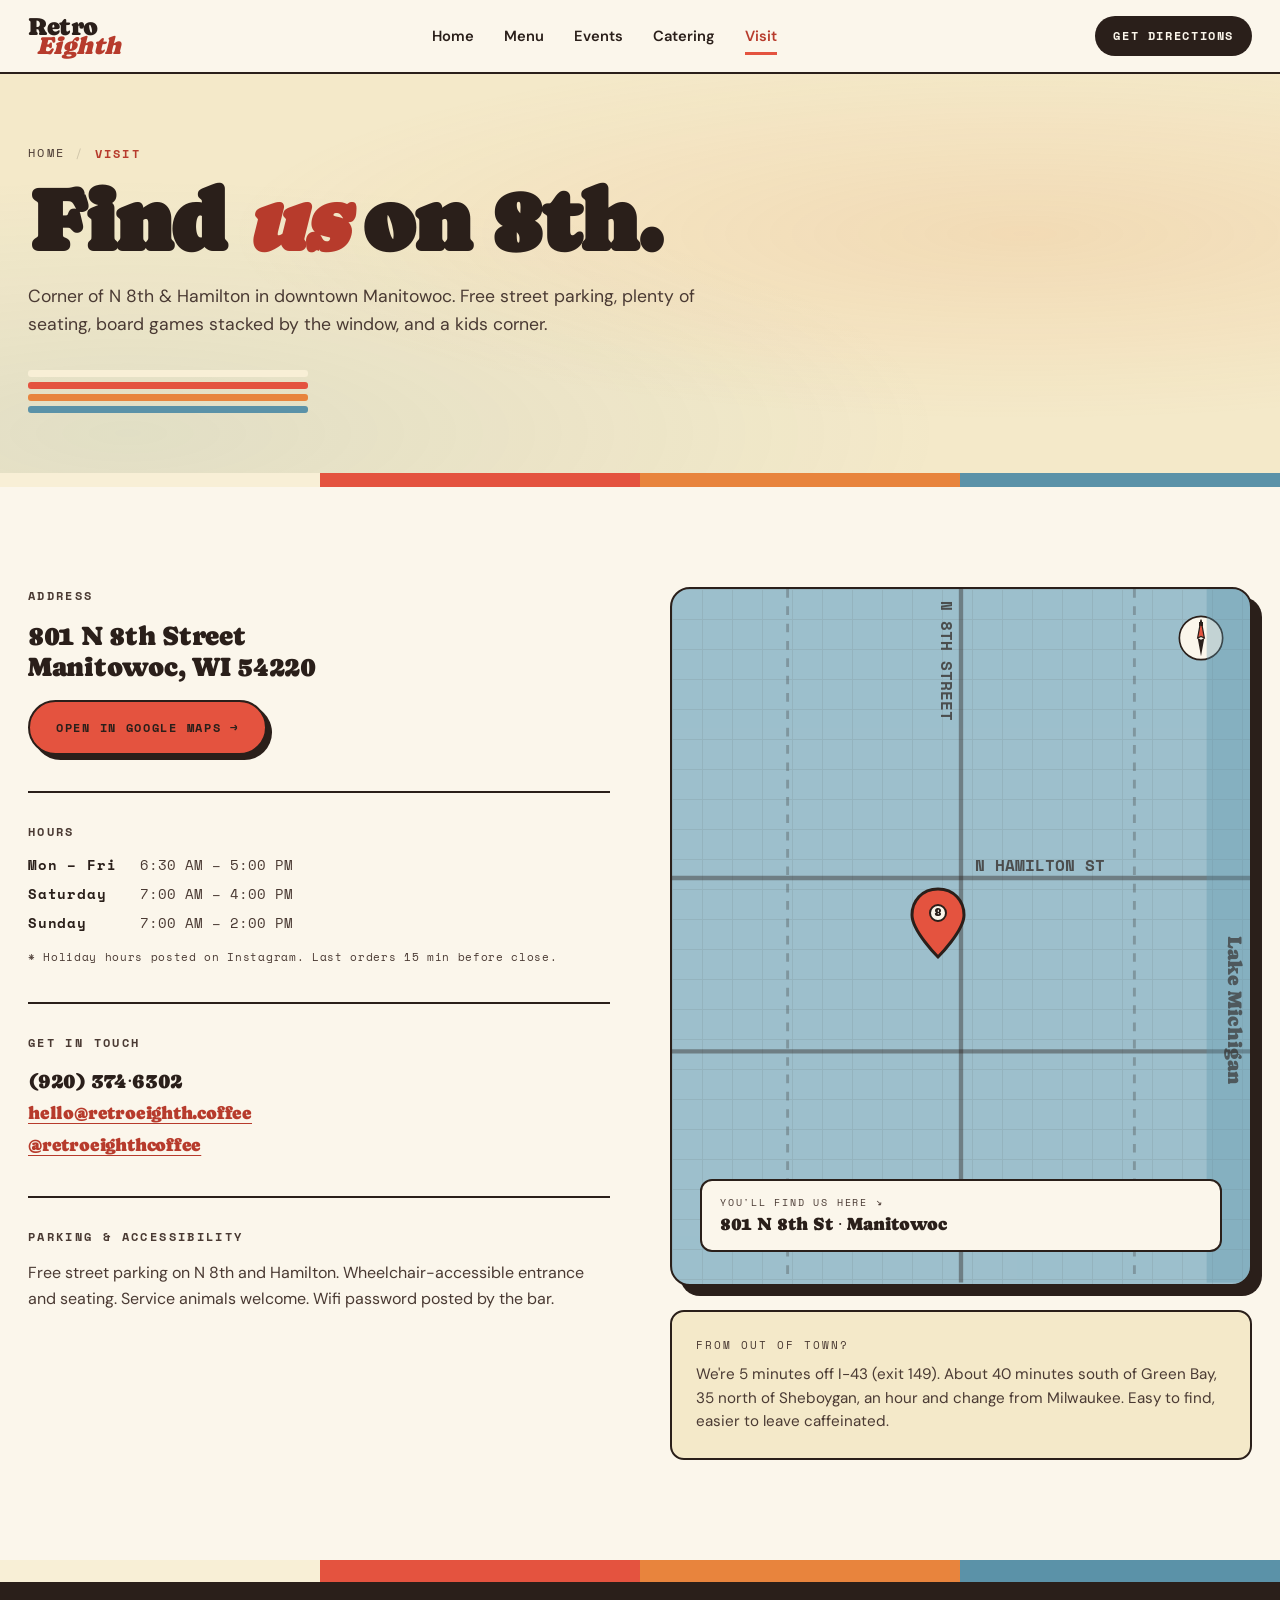
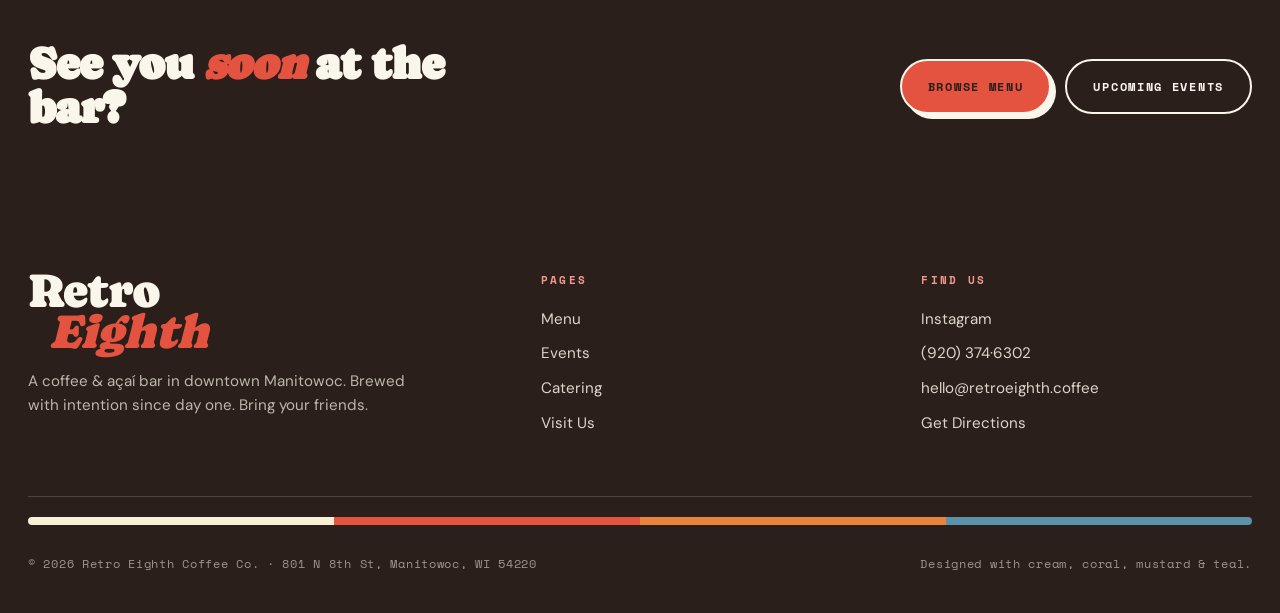
<file: visit.html>
<!DOCTYPE html>
<html lang="en">
<head>
<meta charset="UTF-8" />
<meta name="viewport" content="width=device-width, initial-scale=1.0" />
<title>Visit — Retro Eighth Coffee &amp; Açaí</title>
<meta name="description" content="Visit Retro Eighth at 801 N 8th St, Manitowoc, WI. Hours, directions, parking, and contact info." />
<link rel="preconnect" href="https://fonts.googleapis.com">
<link rel="preconnect" href="https://fonts.gstatic.com" crossorigin>
<link href="https://fonts.googleapis.com/css2?family=Bowlby+One&family=Caprasimo&family=DM+Sans:opsz,wght@9..40,400;9..40,500;9..40,600;9..40,700&family=Pacifico&family=Space+Mono:wght@400;700&display=swap" rel="stylesheet">
<link rel="stylesheet" href="styles.css">
</head>
<body>

<nav class="topnav">
  <div class="topnav-inner">
    <a class="nav-logo" href="index.html">
      <span class="nl-1">Retro</span>
      <span class="nl-2">Eighth</span>
    </a>
    <button class="nav-toggle" aria-label="Menu" id="navToggle"><span></span><span></span><span></span></button>
    <div class="nav-links" id="navLinks">
      <a href="index.html">Home</a>
      <a href="menu.html">Menu</a>
      <a href="events.html">Events</a>
      <a href="catering.html">Catering</a>
      <a href="visit.html" class="active">Visit</a>
    </div>
    <a class="nav-cta" href="https://maps.google.com/?q=801+N+8th+St+Manitowoc+WI" target="_blank" rel="noopener">Get Directions</a>
  </div>
</nav>

<header class="page-header">
  <div class="page-header-inner">
    <nav class="page-breadcrumb" aria-label="Breadcrumb">
      <a href="index.html">Home</a>
      <span class="sep">/</span>
      <span class="here">Visit</span>
    </nav>
    <h1 class="page-title">Find <span class="em">us</span> on 8th.</h1>
    <p class="page-lede">Corner of N 8th &amp; Hamilton in downtown Manitowoc. Free street parking, plenty of seating, board games stacked by the window, and a kids corner.</p>
    <div class="page-header-stripes" aria-hidden="true">
      <div style="background:var(--cream-2);"></div>
      <div style="background:var(--coral);"></div>
      <div style="background:var(--orange);"></div>
      <div style="background:var(--teal);"></div>
    </div>
  </div>
</header>

<div class="stripes" aria-hidden="true">
  <div class="s1"></div><div class="s2"></div><div class="s3"></div><div class="s4"></div>
</div>

<section class="visit section-pad">
  <div class="container visit-grid">
    <div class="visit-info">
      <div class="visit-block" style="margin-top:0; padding-top:0; border:none;">
        <h4>Address</h4>
        <div class="big">801 N 8th Street<br/>Manitowoc, WI 54220</div>
        <a class="btn btn-primary" style="margin-top:18px;" href="https://maps.google.com/?q=801+N+8th+St+Manitowoc+WI" target="_blank" rel="noopener">Open in Google Maps →</a>
      </div>

      <div class="visit-block">
        <h4>Hours</h4>
        <dl class="hours-list">
          <dt>Mon – Fri</dt><dd>6:30 AM – 5:00 PM</dd>
          <dt>Saturday</dt><dd>7:00 AM – 4:00 PM</dd>
          <dt>Sunday</dt><dd>7:00 AM – 2:00 PM</dd>
        </dl>
        <p style="font-family:var(--mono); font-size:0.7rem; letter-spacing:0.06em; color:var(--ink-soft); margin-top:14px;">
          * Holiday hours posted on Instagram. Last orders 15 min before close.
        </p>
      </div>

      <div class="visit-block">
        <h4>Get In Touch</h4>
        <div class="big" style="font-size:1.3rem; line-height:1.5;">
          <a href="tel:9203746302" style="color:var(--ink); text-decoration:none;">(920) 374·6302</a><br/>
          <a href="mailto:hello@retroeighth.coffee" style="color:var(--coral-deep); text-decoration:underline; text-underline-offset:4px; font-size:1.1rem;">hello@retroeighth.coffee</a><br/>
          <a href="https://instagram.com/retroeighthcoffee" target="_blank" rel="noopener" style="color:var(--coral-deep); text-decoration:underline; text-underline-offset:4px; font-size:1.1rem;">@retroeighthcoffee</a>
        </div>
      </div>

      <div class="visit-block">
        <h4>Parking &amp; Accessibility</h4>
        <p style="font-size:1rem; color:var(--ink-soft); line-height:1.6;">
          Free street parking on N 8th and Hamilton. Wheelchair-accessible entrance and seating. Service animals welcome. Wifi password posted by the bar.
        </p>
      </div>
    </div>

    <div>
      <div class="map-card" aria-hidden="true">
        <div class="map-grid-bg"></div>

        <svg class="compass" viewBox="0 0 60 60" xmlns="http://www.w3.org/2000/svg">
          <circle cx="30" cy="30" r="26" fill="#FBF6EB" stroke="#2A1F1A" stroke-width="2"/>
          <polygon points="30,8 34,30 30,28 26,30" fill="#E4533F" stroke="#2A1F1A" stroke-width="1.5"/>
          <polygon points="30,52 34,30 30,32 26,30" fill="#2A1F1A"/>
          <text x="30" y="16" font-family="Bowlby One" font-size="6" text-anchor="middle" fill="#2A1F1A">N</text>
        </svg>

        <svg class="map-roads" viewBox="0 0 400 480" preserveAspectRatio="none">
          <path d="M 0 200 L 400 200" stroke="#2A1F1A" stroke-width="3" opacity="0.4"/>
          <path d="M 0 320 L 400 320" stroke="#2A1F1A" stroke-width="3" opacity="0.4"/>
          <path d="M 200 0 L 200 480" stroke="#2A1F1A" stroke-width="3" opacity="0.4"/>
          <path d="M 80 0 L 80 480" stroke="#2A1F1A" stroke-width="2" opacity="0.25" stroke-dasharray="6 6"/>
          <path d="M 320 0 L 320 480" stroke="#2A1F1A" stroke-width="2" opacity="0.25" stroke-dasharray="6 6"/>
          <text x="210" y="195" font-family="Space Mono" font-size="11" font-weight="700" fill="#2A1F1A" opacity="0.7">N HAMILTON ST</text>
          <text x="208" y="14" font-family="Space Mono" font-size="11" font-weight="700" fill="#2A1F1A" opacity="0.7" transform="rotate(90 200 0)">N 8TH STREET</text>
          <rect x="370" y="0" width="30" height="480" fill="#5B92A8" opacity="0.35"/>
          <text x="385" y="240" font-family="Caprasimo" font-size="14" fill="#2A1F1A" opacity="0.6" transform="rotate(90 385 240)">Lake Michigan</text>
        </svg>

        <svg class="pin" width="68" height="80" viewBox="0 0 68 80">
          <path d="M 34 6 C 18 6 8 18 8 32 C 8 48 34 74 34 74 C 34 74 60 48 60 32 C 60 18 50 6 34 6 Z" fill="#E4533F" stroke="#2A1F1A" stroke-width="3"/>
          <circle cx="34" cy="30" r="8" fill="#FBF6EB" stroke="#2A1F1A" stroke-width="2"/>
          <text x="34" y="33" font-family="Bowlby One" font-size="9" text-anchor="middle" fill="#2A1F1A">8</text>
        </svg>

        <div class="map-foot">
          <div class="label">You'll find us here ↘</div>
          <div class="addr">801 N 8th St · Manitowoc</div>
        </div>
      </div>

      <!-- nearby info -->
      <div style="margin-top:24px; background:var(--butter); border:2.5px solid var(--ink); border-radius:14px; padding:24px;">
        <div style="font-family:var(--mono); font-size:0.7rem; letter-spacing:0.18em; text-transform:uppercase; color:var(--ink-soft); margin-bottom:10px;">From Out of Town?</div>
        <p style="font-size:0.95rem; color:var(--ink-soft); line-height:1.55; margin-bottom:0;">
          We're 5 minutes off I-43 (exit 149). About 40 minutes south of Green Bay, 35 north of Sheboygan, an hour and change from Milwaukee. Easy to find, easier to leave caffeinated.
        </p>
      </div>
    </div>
  </div>
</section>

<div class="stripes stripes-thick" aria-hidden="true">
  <div class="s1"></div><div class="s2"></div><div class="s3"></div><div class="s4"></div>
</div>

<section class="cta-strip">
  <div class="cta-strip-inner">
    <h3>See you <span class="em">soon</span> at the bar?</h3>
    <div style="display:flex; gap:14px; flex-wrap:wrap;">
      <a class="btn btn-primary" href="menu.html">Browse Menu</a>
      <a class="btn btn-ghost" href="events.html">Upcoming Events</a>
    </div>
  </div>
</section>

<footer>
  <div class="footer-inner">
    <div class="footer-top">
      <div>
        <div class="footer-mark"><span>Retro</span><span class="em">Eighth</span></div>
        <p>A coffee &amp; açaí bar in downtown Manitowoc. Brewed with intention since day one. Bring your friends.</p>
      </div>
      <div class="footer-col">
        <h5>Pages</h5>
        <ul>
          <li><a href="menu.html">Menu</a></li>
          <li><a href="events.html">Events</a></li>
          <li><a href="catering.html">Catering</a></li>
          <li><a href="visit.html">Visit Us</a></li>
        </ul>
      </div>
      <div class="footer-col">
        <h5>Find Us</h5>
        <ul>
          <li><a href="https://instagram.com/retroeighthcoffee" target="_blank" rel="noopener">Instagram</a></li>
          <li><a href="tel:9203746302">(920) 374·6302</a></li>
          <li><a href="mailto:hello@retroeighth.coffee">hello@retroeighth.coffee</a></li>
          <li><a href="https://maps.google.com/?q=801+N+8th+St+Manitowoc+WI" target="_blank" rel="noopener">Get Directions</a></li>
        </ul>
      </div>
    </div>
    <div class="footer-stripes" aria-hidden="true">
      <div style="background:var(--cream-2);"></div>
      <div style="background:var(--coral);"></div>
      <div style="background:var(--orange);"></div>
      <div style="background:var(--teal);"></div>
    </div>
    <div class="footer-bottom">
      <span>© 2026 Retro Eighth Coffee Co. · 801 N 8th St, Manitowoc, WI 54220</span>
      <span>Designed with cream, coral, mustard &amp; teal.</span>
    </div>
  </div>
</footer>

<script>
  const toggle = document.getElementById('navToggle');
  const links  = document.getElementById('navLinks');
  if (toggle) toggle.addEventListener('click', () => links.classList.toggle('open'));
</script>

</body>
</html>
</file>
<file: styles.css>
/* ============================================================
   RETRO EIGHTH — shared stylesheet
   ============================================================ */
:root{
  --butter:    #F4E9C9;
  --butter-2:  #EFE0B5;
  --cream:     #FBF6EB;
  --cream-2:   #F8EFD6;

  --coral:     #E4533F;
  --coral-deep:#B73B2C;
  --coral-soft:#F2998C;

  --orange:    #E8843D;
  --orange-deep:#C66822;

  --teal:      #5B92A8;
  --teal-deep: #3F7A8A;
  --teal-soft: #9DBFCC;

  --ink:       #2A1F1A;
  --ink-soft:  #4A3A33;
  --ink-faint: rgba(42,31,26,0.18);

  --display:    "Caprasimo", "DM Serif Display", Georgia, serif;
  --block:      "Bowlby One", Impact, sans-serif;
  --script:     "Pacifico", cursive;
  --sans:       "DM Sans", system-ui, -apple-system, sans-serif;
  --mono:       "Space Mono", "IBM Plex Mono", monospace;

  --maxw: 1280px;
}

*{ box-sizing:border-box; margin:0; padding:0; }
html{ scroll-behavior:smooth; }
body{
  font-family:var(--sans);
  color:var(--ink);
  background:var(--butter);
  line-height:1.55;
  -webkit-font-smoothing:antialiased;
  overflow-x:hidden;
}
::selection{ background:var(--coral); color:var(--cream); }
img{ max-width:100%; display:block; }
a{ color:inherit; }

/* ============================================================
   STRIPE MOTIF
   ============================================================ */
.stripes{ display:flex; width:100%; height:14px; position:relative; z-index:3; }
.stripes > div{ flex:1; }
.stripes .s1{ background:var(--cream-2); }
.stripes .s2{ background:var(--coral); }
.stripes .s3{ background:var(--orange); }
.stripes .s4{ background:var(--teal); }
.stripes-thick{ height:22px; }

/* paper grain */
body::after{
  content:"";
  position:fixed; inset:0;
  background-image:url("data:image/svg+xml;utf8,<svg xmlns='http://www.w3.org/2000/svg' width='200' height='200'><filter id='n'><feTurbulence type='fractalNoise' baseFrequency='0.85' numOctaves='2'/><feColorMatrix values='0 0 0 0 0.16 0 0 0 0 0.12 0 0 0 0 0.10 0 0 0 0.18 0'/></filter><rect width='200' height='200' filter='url(%23n)'/></svg>");
  opacity:0.5; mix-blend-mode:multiply; pointer-events:none; z-index:1;
}

/* ============================================================
   NAV
   ============================================================ */
nav.topnav{ position:sticky; top:0; z-index:50; background:var(--cream); border-bottom:2.5px solid var(--ink); }
.topnav-inner{ max-width:var(--maxw); margin:0 auto; padding:16px 28px; display:flex; justify-content:space-between; align-items:center; gap:20px; }
.nav-logo{ display:flex; flex-direction:column; text-decoration:none; color:var(--ink); line-height:0.85; }
.nav-logo .nl-1{ font-family:var(--display); font-size:1.55rem; letter-spacing:-0.02em; }
.nav-logo .nl-2{ font-family:var(--display); font-size:1.55rem; font-style:italic; color:var(--coral-deep); transform:translateX(8px); margin-top:-2px; }
.nav-links{ display:flex; gap:30px; align-items:center; }
.nav-links a{ font-family:var(--sans); font-size:0.92rem; font-weight:600; color:var(--ink); text-decoration:none; position:relative; padding:6px 0; }
.nav-links a::after{ content:""; position:absolute; left:0; right:0; bottom:-2px; height:3px; background:var(--coral); transform:scaleX(0); transform-origin:left; transition:transform 0.3s cubic-bezier(0.65,0,0.35,1); }
.nav-links a:hover::after{ transform:scaleX(1); }
.nav-links a.active{ color:var(--coral-deep); }
.nav-links a.active::after{ transform:scaleX(1); }
.nav-cta{ font-family:var(--mono); font-weight:700; font-size:0.72rem; letter-spacing:0.14em; text-transform:uppercase; background:var(--ink); color:var(--cream); padding:11px 18px; border-radius:999px; text-decoration:none; transition:transform 0.2s, background 0.2s; display:inline-block; }
.nav-cta:hover{ transform:translateY(-2px); background:var(--coral-deep); }

/* mobile nav */
.nav-toggle{
  display:none;
  background:none; border:2px solid var(--ink); border-radius:8px;
  padding:8px 10px; cursor:pointer; flex-direction:column; gap:4px;
}
.nav-toggle span{ display:block; width:22px; height:2.5px; background:var(--ink); border-radius:2px; }
@media (max-width:820px){
  .nav-links{ display:none; position:absolute; top:100%; left:0; right:0; flex-direction:column; gap:0; background:var(--cream); border-bottom:2.5px solid var(--ink); padding:12px 20px; }
  .nav-links.open{ display:flex; }
  .nav-links a{ padding:14px 0; border-bottom:1px dashed var(--ink-faint); }
  .nav-links a:last-child{ border-bottom:none; }
  .nav-toggle{ display:flex; }
  .topnav-inner{ padding:14px 20px; }
  .nav-cta{ display:none; }
}

/* ============================================================
   HERO (home)
   ============================================================ */
.hero{ position:relative; padding:90px 28px 110px; overflow:hidden; z-index:2;
  background: radial-gradient(ellipse at 75% 30%, rgba(232,132,61,0.18), transparent 55%), radial-gradient(ellipse at 15% 80%, rgba(91,146,168,0.15), transparent 50%), var(--butter); }
.hero-inner{ max-width:var(--maxw); margin:0 auto; position:relative; display:grid; grid-template-columns:1.15fr 1fr; gap:70px; align-items:center; }
@media (max-width:920px){ .hero{ padding:60px 24px 80px; } .hero-inner{ grid-template-columns:1fr; gap:50px; } }
.hero-eyebrow{ display:inline-flex; align-items:center; gap:10px; font-family:var(--mono); font-size:0.72rem; letter-spacing:0.22em; text-transform:uppercase; color:var(--ink-soft); margin-bottom:28px; }
.hero-eyebrow .dot{ width:8px; height:8px; border-radius:50%; background:var(--coral); animation:pulse 2s ease-in-out infinite; }
@keyframes pulse{ 0%,100%{ opacity:1; transform:scale(1); } 50%{ opacity:0.55; transform:scale(0.85); } }
h1.hero-title{ font-family:var(--display); font-size:clamp(3.6rem, 9.5vw, 8.2rem); line-height:0.86; letter-spacing:-0.025em; color:var(--ink); margin-bottom:6px; }
h1.hero-title .l1{ display:block; }
h1.hero-title .l2{ display:block; font-style:italic; color:var(--coral-deep); transform:translateX(0.4em); }
h1.hero-title .amp{ font-style:italic; color:var(--orange-deep); padding:0 4px; }
.hero-stripes{ margin:22px 0 32px; display:flex; flex-direction:column; gap:5px; width:min(100%, 380px); }
.hero-stripes > div{ height:9px; border-radius:3px; transform-origin:left; animation:stripeIn 0.85s cubic-bezier(0.22,1,0.36,1) backwards; }
.hs-1{ background:var(--cream-2); animation-delay:0.1s; }
.hs-2{ background:var(--coral);   animation-delay:0.22s; width:90%; }
.hs-3{ background:var(--orange);  animation-delay:0.34s; width:76%; }
.hs-4{ background:var(--teal);    animation-delay:0.46s; width:60%; }
@keyframes stripeIn{ from{ transform:scaleX(0); opacity:0; } to{ transform:scaleX(1); opacity:1; } }
.hero-tag{ font-family:var(--sans); font-size:1.12rem; line-height:1.6; color:var(--ink-soft); max-width:44ch; margin-bottom:36px; }
.hero-actions{ display:flex; gap:14px; flex-wrap:wrap; align-items:center; }

/* buttons */
.btn{ font-family:var(--mono); font-weight:700; font-size:0.76rem; letter-spacing:0.14em; text-transform:uppercase; padding:16px 26px; border-radius:999px; text-decoration:none; border:2.5px solid var(--ink); transition:transform 0.25s cubic-bezier(0.34,1.56,0.64,1), box-shadow 0.25s ease, background 0.2s; display:inline-block; cursor:pointer; }
.btn-primary{ background:var(--coral); color:var(--ink); box-shadow:5px 5px 0 var(--ink); }
.btn-primary:hover{ transform:translate(-2px,-2px); box-shadow:7px 7px 0 var(--ink); }
.btn-ghost{ background:transparent; color:var(--ink); }
.btn-ghost:hover{ background:var(--ink); color:var(--cream); }

/* hero graphic */
.hero-graphic{ position:relative; aspect-ratio:1/1; max-width:520px; margin-left:auto; width:100%; }
@media (max-width:920px){ .hero-graphic{ margin:0 auto; max-width:440px; } }
.sunburst{ position:absolute; inset:-8%; z-index:0; animation:slowspin 90s linear infinite; opacity:0.85; }
@keyframes slowspin{ from{ transform:rotate(0deg); } to{ transform:rotate(360deg); } }
.logo-card{ position:absolute; inset:10% 10%; background:var(--cream); border:2.5px solid var(--ink); border-radius:18px; box-shadow:10px 10px 0 var(--ink); display:flex; flex-direction:column; justify-content:center; align-items:center; padding:38px 30px; z-index:1; transform:rotate(-2.5deg); }
.logo-card-mark{ font-family:var(--display); font-size:clamp(2.8rem, 6.5vw, 4.6rem); line-height:0.82; text-align:center; color:var(--ink); letter-spacing:-0.02em; }
.logo-card-mark .retro{ display:block; transform:rotate(-1.5deg); }
.logo-card-mark .eighth{ display:block; font-style:italic; color:var(--coral-deep); transform:translateX(18px) rotate(2deg); margin-top:-4px; }
.logo-card-stack{ display:flex; flex-direction:column; gap:4px; width:78%; margin-top:18px; }
.logo-card-stack > div{ height:7px; border-radius:2px; }
.lcs-1{ background:var(--cream-2); }
.lcs-2{ background:var(--coral); }
.lcs-3{ background:var(--orange); }
.lcs-4{ background:var(--teal); }
.logo-card-tag{ font-family:var(--mono); font-size:0.72rem; letter-spacing:0.34em; margin-top:14px; color:var(--ink); font-weight:700; }
.float-shape{ position:absolute; z-index:2; pointer-events:none; }
.fs-coffee{ top:-4%; right:-6%; width:90px; height:90px; animation:floatA 6s ease-in-out infinite; }
.fs-bowl{ bottom:0%; left:-8%; width:100px; height:100px; animation:floatB 7s ease-in-out infinite; }
.fs-zig{ top:42%; left:-12%; width:64px; height:64px; animation:floatA 5s ease-in-out infinite reverse; }
@keyframes floatA{ 0%,100%{ transform:translateY(0) rotate(0deg); } 50%{ transform:translateY(-14px) rotate(8deg); } }
@keyframes floatB{ 0%,100%{ transform:translateY(0) rotate(0deg); } 50%{ transform:translateY(10px) rotate(-6deg); } }

/* ============================================================
   PAGE HEADER (inner pages)
   ============================================================ */
.page-header{
  position:relative;
  padding:70px 28px 60px;
  overflow:hidden;
  background:
    radial-gradient(ellipse at 80% 40%, rgba(232,132,61,0.14), transparent 55%),
    radial-gradient(ellipse at 10% 90%, rgba(91,146,168,0.12), transparent 50%),
    var(--butter);
  z-index:2;
}
.page-header-inner{
  max-width:var(--maxw);
  margin:0 auto;
  position:relative;
  z-index:1;
}
.page-breadcrumb{
  font-family:var(--mono);
  font-size:0.72rem;
  letter-spacing:0.2em;
  text-transform:uppercase;
  color:var(--ink-soft);
  margin-bottom:18px;
  display:flex;
  gap:10px;
  align-items:center;
}
.page-breadcrumb a{
  color:var(--ink-soft);
  text-decoration:none;
  border-bottom:1.5px solid transparent;
  transition:border-color 0.2s, color 0.2s;
}
.page-breadcrumb a:hover{ color:var(--coral-deep); border-color:var(--coral-deep); }
.page-breadcrumb .sep{ color:var(--ink-faint); }
.page-breadcrumb .here{ color:var(--coral-deep); font-weight:700; }
.page-title{
  font-family:var(--display);
  font-size:clamp(3rem, 7vw, 5.5rem);
  line-height:0.92;
  letter-spacing:-0.025em;
  color:var(--ink);
  margin-bottom:20px;
}
.page-title .em{
  font-style:italic;
  color:var(--coral-deep);
}
.page-lede{
  font-size:1.1rem;
  line-height:1.6;
  color:var(--ink-soft);
  max-width:60ch;
}
.page-header-stripes{
  margin-top:32px;
  display:flex;
  flex-direction:column;
  gap:5px;
  width:min(100%, 280px);
}
.page-header-stripes > div{ height:7px; border-radius:3px; }

/* ============================================================
   SECTION SCAFFOLD
   ============================================================ */
section{ position:relative; z-index:2; }
.section-pad{ padding:100px 28px; }
@media (max-width:760px){ .section-pad{ padding:70px 22px; } }
.container{ max-width:var(--maxw); margin:0 auto; }
.section-eyebrow{ display:inline-flex; align-items:center; gap:10px; font-family:var(--mono); font-size:0.72rem; letter-spacing:0.24em; text-transform:uppercase; color:var(--ink-soft); margin-bottom:18px; }
.section-eyebrow::before{ content:""; width:24px; height:2px; background:var(--coral); }
h2.section-title{ font-family:var(--display); font-size:clamp(2.6rem, 6vw, 4.8rem); line-height:0.95; letter-spacing:-0.02em; color:var(--ink); margin-bottom:24px; }
h2.section-title .em{ font-style:italic; color:var(--coral-deep); }
.section-lede{ font-size:1.1rem; line-height:1.65; color:var(--ink-soft); max-width:62ch; }

/* ============================================================
   ABOUT
   ============================================================ */
.about{ background:var(--cream); }
.about-grid{ display:grid; grid-template-columns:1fr 1fr; gap:80px; align-items:center; }
@media (max-width:920px){ .about-grid{ grid-template-columns:1fr; gap:50px; } }
.about-text p + p{ margin-top:18px; }
.about-stats{ margin-top:40px; display:grid; grid-template-columns:repeat(3, 1fr); gap:18px; }
.stat{ border-top:2px solid var(--ink); padding-top:14px; }
.stat .n{ font-family:var(--block); font-size:2.2rem; line-height:1; color:var(--coral-deep); }
.stat .l{ font-family:var(--mono); font-size:0.7rem; letter-spacing:0.12em; text-transform:uppercase; color:var(--ink-soft); margin-top:6px; line-height:1.3; }

/* postcards */
.postcards{ position:relative; aspect-ratio:1/1.05; }
.postcard{ position:absolute; width:62%; aspect-ratio:3/4; background:var(--cream-2); border:2.5px solid var(--ink); border-radius:8px; box-shadow:6px 6px 0 var(--ink); padding:18px; display:flex; flex-direction:column; }
.postcard.pc1{ top:0; left:0; transform:rotate(-6deg); background:var(--coral-soft); }
.postcard.pc2{ top:8%; right:0; transform:rotate(5deg); background:var(--cream); }
.postcard.pc3{ bottom:0; left:18%; transform:rotate(-2deg); background:var(--teal-soft); }
.postcard-stamp{ align-self:flex-end; width:50px; height:62px; background:var(--cream); border:2px solid var(--ink); display:flex; align-items:center; justify-content:center; font-family:var(--block); font-size:0.85rem; color:var(--coral-deep); margin-bottom:8px; }
.postcard-line{ height:2px; background:var(--ink); opacity:0.4; margin:6px 0; }
.postcard-title{ font-family:var(--display); font-size:1.4rem; line-height:1; margin-bottom:auto; color:var(--ink); }
.postcard-meta{ font-family:var(--mono); font-size:0.62rem; letter-spacing:0.16em; text-transform:uppercase; color:var(--ink); margin-top:8px; }

/* ============================================================
   HIGHLIGHTS
   ============================================================ */
.highlights{ background:var(--butter); }
.highlights-head{ display:flex; justify-content:space-between; align-items:flex-end; gap:30px; margin-bottom:60px; flex-wrap:wrap; }
.feature-grid{ display:grid; grid-template-columns:repeat(3, 1fr); gap:24px; }
@media (max-width:880px){ .feature-grid{ grid-template-columns:1fr; } }
.feature{ background:var(--cream); border:2.5px solid var(--ink); border-radius:18px; padding:34px 30px; position:relative; overflow:hidden; transition:transform 0.3s cubic-bezier(0.34,1.56,0.64,1), box-shadow 0.3s ease; }
.feature:hover{ transform:translate(-4px,-4px); box-shadow:8px 8px 0 var(--ink); }
.feature .icon{ width:64px; height:64px; border-radius:50%; border:2.5px solid var(--ink); display:flex; align-items:center; justify-content:center; margin-bottom:22px; }
.feature .icon-coral{ background:var(--coral); }
.feature .icon-orange{ background:var(--orange); }
.feature .icon-teal{ background:var(--teal); }
.feature h3{ font-family:var(--display); font-size:1.85rem; line-height:1; margin-bottom:12px; letter-spacing:-0.01em; }
.feature p{ color:var(--ink-soft); line-height:1.6; font-size:0.97rem; }
.feature .feature-tag{ margin-top:18px; display:inline-block; font-family:var(--mono); font-size:0.68rem; letter-spacing:0.16em; text-transform:uppercase; padding:5px 10px; background:var(--butter-2); border:1.5px solid var(--ink); border-radius:4px; color:var(--ink); font-weight:700; }

/* ============================================================
   MENU
   ============================================================ */
.menu{ background:var(--cream); position:relative; overflow:hidden; }
.menu-watermark{ position:absolute; top:40px; right:-30px; font-family:var(--block); font-size:clamp(8rem, 18vw, 16rem); color:var(--coral); opacity:0.07; letter-spacing:-0.04em; line-height:0.85; pointer-events:none; z-index:0; }
.menu .container{ position:relative; z-index:1; }
.menu-head{ display:grid; grid-template-columns:auto 1fr; gap:50px; align-items:end; margin-bottom:50px; flex-wrap:wrap; }
@media (max-width:760px){ .menu-head{ grid-template-columns:1fr; gap:24px; } }
.menu-head .menu-block{ font-family:var(--block); font-size:clamp(4.5rem, 11vw, 8rem); line-height:0.85; color:var(--coral); letter-spacing:-0.02em; -webkit-text-stroke:2px var(--ink); text-shadow:6px 6px 0 var(--ink); }
.menu-head p{ color:var(--ink-soft); line-height:1.65; font-size:1.05rem; max-width:42ch; padding-bottom:8px; }

.menu-tabs{ display:flex; gap:8px; flex-wrap:wrap; margin-bottom:40px; border-bottom:2.5px solid var(--ink); padding-bottom:18px; position:sticky; top:74px; background:var(--cream); z-index:5; padding-top:18px; margin-top:-18px; }
.menu-tab{ font-family:var(--mono); font-weight:700; font-size:0.78rem; letter-spacing:0.12em; text-transform:uppercase; padding:11px 18px; border-radius:999px; border:2px solid var(--ink); background:var(--butter); color:var(--ink); cursor:pointer; transition:transform 0.2s, background 0.2s, color 0.2s; }
.menu-tab:hover{ transform:translateY(-2px); }
.menu-tab.active{ background:var(--ink); color:var(--cream); }
.menu-tab[data-tab="kids"].active{ background:var(--coral); color:var(--ink); }

.menu-panel{ display:none; animation:fadeUp 0.5s cubic-bezier(0.22,1,0.36,1); }
.menu-panel.active{ display:block; }
@keyframes fadeUp{ from{ opacity:0; transform:translateY(12px); } to{ opacity:1; transform:translateY(0); } }

.menu-cats{ display:grid; grid-template-columns:repeat(2, 1fr); gap:50px 60px; }
@media (max-width:880px){ .menu-cats{ grid-template-columns:1fr; gap:40px; } }
.menu-cat-head{ display:flex; align-items:baseline; gap:14px; margin-bottom:22px; border-bottom:2px solid var(--ink); padding-bottom:10px; flex-wrap:wrap; }
.menu-cat-head h3{ font-family:var(--display); font-size:1.85rem; line-height:1; color:var(--coral-deep); letter-spacing:-0.01em; }
.menu-cat-head h3 .em{ color:var(--ink); font-style:italic; }
.menu-cat-head .pill{ font-family:var(--mono); font-size:0.62rem; letter-spacing:0.18em; text-transform:uppercase; padding:3px 8px; background:var(--orange); border:1.5px solid var(--ink); border-radius:4px; color:var(--ink); font-weight:700; }

.menu-items{ display:flex; flex-direction:column; gap:18px; }
.item{ display:grid; grid-template-columns:1fr auto; gap:16px; align-items:baseline; }
.item-name{ font-family:var(--sans); font-weight:700; font-size:1.02rem; color:var(--ink); line-height:1.3; }
.item-name.linked{ text-decoration:underline; text-decoration-color:var(--coral); text-decoration-thickness:2px; text-underline-offset:3px; }
.item-desc{ font-size:0.92rem; color:var(--ink-soft); line-height:1.5; margin-top:3px; }
.item-price{ font-family:var(--mono); font-weight:700; font-size:0.88rem; color:var(--coral-deep); white-space:nowrap; }

.coffee-grid{ display:grid; grid-template-columns:repeat(3, 1fr); gap:50px 40px; }
@media (max-width:880px){ .coffee-grid{ grid-template-columns:1fr 1fr; gap:40px 30px; } }
@media (max-width:600px){ .coffee-grid{ grid-template-columns:1fr; } }
.coffee-item{ display:grid; grid-template-columns:1fr auto; gap:8px; align-items:baseline; padding-bottom:10px; border-bottom:1px dashed var(--ink-faint); }
.coffee-name{ font-family:var(--sans); font-weight:600; font-size:0.96rem; color:var(--ink); }
.coffee-price{ font-family:var(--mono); font-size:0.78rem; color:var(--ink-soft); white-space:nowrap; }

.size-legend{ display:flex; gap:18px; margin:6px 0 28px; padding:14px 18px; background:var(--butter); border:2px solid var(--ink); border-radius:10px; flex-wrap:wrap; font-family:var(--mono); font-size:0.74rem; letter-spacing:0.06em; color:var(--ink); }
.size-legend strong{ color:var(--coral-deep); }

.flavor-cloud{ display:flex; flex-wrap:wrap; gap:8px; margin-top:14px; }
.flavor-chip{ font-family:var(--mono); font-size:0.72rem; padding:5px 10px; background:var(--cream-2); border:1.5px solid var(--ink); border-radius:999px; color:var(--ink); }
.flavor-chip.alt{ background:var(--coral-soft); }
.flavor-chip.cold{ background:var(--teal-soft); }

.signature-row{ display:grid; grid-template-columns:repeat(4, 1fr); gap:18px; margin-top:18px; }
@media (max-width:880px){ .signature-row{ grid-template-columns:repeat(2,1fr); } }
@media (max-width:520px){ .signature-row{ grid-template-columns:1fr; } }
.sig-card{ background:var(--butter); border:2px solid var(--ink); border-radius:14px; padding:18px 16px; transition:transform 0.25s ease, box-shadow 0.25s ease; }
.sig-card:nth-child(4n+1){ background:var(--coral-soft); }
.sig-card:nth-child(4n+2){ background:var(--cream-2); }
.sig-card:nth-child(4n+3){ background:var(--teal-soft); }
.sig-card:nth-child(4n+4){ background:var(--butter-2); }
.sig-card:hover{ transform:translate(-3px,-3px); box-shadow:6px 6px 0 var(--ink); }
.sig-card .sig-name{ font-family:var(--display); font-size:1.4rem; line-height:1; margin-bottom:8px; letter-spacing:-0.01em; }
.sig-card .sig-desc{ font-size:0.86rem; color:var(--ink-soft); line-height:1.5; }

/* kids menu */
.kids-intro{ background:var(--coral); border:2.5px solid var(--ink); border-radius:18px; padding:30px 32px; margin-bottom:36px; box-shadow:6px 6px 0 var(--ink); display:grid; grid-template-columns:auto 1fr; gap:30px; align-items:center; }
@media (max-width:680px){ .kids-intro{ grid-template-columns:1fr; gap:14px; padding:24px; } }
.kids-intro .stars{ font-family:var(--block); font-size:3.5rem; color:var(--cream); line-height:1; letter-spacing:-0.02em; }
.kids-intro h3{ font-family:var(--block); font-size:1.8rem; color:var(--cream); line-height:1; letter-spacing:-0.01em; margin-bottom:6px; }
.kids-intro p{ color:var(--cream); font-size:0.95rem; line-height:1.5; }
.kids-grid{ display:grid; grid-template-columns:repeat(2,1fr); gap:18px; }
@media (max-width:680px){ .kids-grid{ grid-template-columns:1fr; } }
.kid-item{ background:var(--orange); border:2px solid var(--ink); border-radius:14px; padding:18px 22px; display:flex; justify-content:space-between; align-items:center; gap:16px; }
.kid-item .kn{ font-family:var(--sans); font-weight:700; font-size:1.05rem; color:var(--ink); }
.kid-item .kp{ font-family:var(--mono); font-weight:700; font-size:0.78rem; background:var(--cream); border:1.5px solid var(--ink); border-radius:999px; padding:6px 12px; color:var(--ink); white-space:nowrap; }
.kids-note{ margin-top:24px; font-family:var(--display); font-size:1.4rem; color:var(--coral-deep); line-height:1.3; text-align:center; }

/* ============================================================
   EVENTS
   ============================================================ */
.events{ background:var(--butter); }
.events-head{ margin-bottom:50px; max-width:760px; }
.events-grid{ display:grid; grid-template-columns:repeat(3, 1fr); gap:24px; }
@media (max-width:980px){ .events-grid{ grid-template-columns:1fr; } }
.event-card{ background:var(--cream); border:2.5px solid var(--ink); border-radius:18px; overflow:hidden; box-shadow:6px 6px 0 var(--ink); transition:transform 0.3s cubic-bezier(0.34,1.56,0.64,1), box-shadow 0.3s; position:relative; display:flex; flex-direction:column; }
.event-card:hover{ transform:translate(-4px,-4px); box-shadow:10px 10px 0 var(--ink); }
.event-banner{ padding:28px 26px; border-bottom:2.5px solid var(--ink); position:relative; overflow:hidden; }
.event-banner.b-coral{ background:var(--coral); }
.event-banner.b-orange{ background:var(--orange); }
.event-banner.b-teal{ background:var(--teal); }
.event-banner .badge{ font-family:var(--mono); font-size:0.66rem; letter-spacing:0.18em; text-transform:uppercase; padding:4px 10px; background:var(--cream); border:1.5px solid var(--ink); border-radius:999px; color:var(--ink); font-weight:700; display:inline-block; margin-bottom:14px; }
.event-banner h3{ font-family:var(--display); font-size:2.2rem; line-height:0.95; color:var(--ink); letter-spacing:-0.02em; }
.event-banner h3 .em{ font-style:italic; color:var(--cream); }
.event-banner .meta{ margin-top:10px; font-family:var(--mono); font-size:0.78rem; letter-spacing:0.08em; color:var(--ink); font-weight:700; }
.event-body{ padding:26px 26px 28px; flex:1; display:flex; flex-direction:column; }
.event-body p{ color:var(--ink-soft); font-size:0.95rem; line-height:1.55; margin-bottom:18px; }
.event-dates{ list-style:none; margin-bottom:auto; padding:0; }
.event-dates li{ padding:9px 0; border-bottom:1px dashed var(--ink-faint); font-family:var(--mono); font-size:0.85rem; color:var(--ink); display:flex; justify-content:space-between; align-items:center; gap:8px; }
.event-dates li:last-child{ border-bottom:none; }
.event-dates li .day{ font-weight:700; }
.event-dates li .pill-sm{ font-size:0.6rem; background:var(--orange); border:1px solid var(--ink); padding:2px 6px; border-radius:4px; letter-spacing:0.14em; text-transform:uppercase; }
.event-foot{ margin-top:20px; padding-top:16px; border-top:2px solid var(--ink); display:flex; justify-content:space-between; align-items:center; gap:12px; font-family:var(--mono); font-size:0.72rem; letter-spacing:0.12em; text-transform:uppercase; color:var(--ink-soft); flex-wrap:wrap; }
.event-foot strong{ color:var(--ink); }

/* ============================================================
   CATERING
   ============================================================ */
.catering{ background:var(--coral); color:var(--ink); position:relative; overflow:hidden; }
.catering::before{ content:""; position:absolute; top:-100px; right:-100px; width:400px; height:400px; border-radius:50%; background:radial-gradient(circle, rgba(232,132,61,0.7), transparent 70%); pointer-events:none; }
.catering::after{ content:""; position:absolute; bottom:-150px; left:-100px; width:500px; height:500px; border-radius:50%; background:radial-gradient(circle, rgba(91,146,168,0.4), transparent 70%); pointer-events:none; }
.catering-inner{ position:relative; z-index:1; display:grid; grid-template-columns:1.3fr 1fr; gap:60px; align-items:center; }
@media (max-width:880px){ .catering-inner{ grid-template-columns:1fr; gap:40px; } }
.catering-inner .section-eyebrow{ color:var(--ink); }
.catering-inner .section-eyebrow::before{ background:var(--ink); }
.catering-title{ font-family:var(--display); font-size:clamp(2.6rem, 6vw, 4.6rem); line-height:0.95; color:var(--ink); letter-spacing:-0.02em; margin-bottom:24px; }
.catering-title .em{ font-style:italic; color:var(--cream); }
.catering-text{ font-size:1.1rem; line-height:1.65; color:var(--ink); max-width:52ch; }
.catering-features{ margin-top:30px; display:grid; grid-template-columns:repeat(2, 1fr); gap:14px 20px; }
.cf{ display:flex; align-items:flex-start; gap:10px; font-size:0.95rem; color:var(--ink); font-weight:600; }
.cf svg{ flex-shrink:0; margin-top:2px; }
.catering-card{ background:var(--cream); border:2.5px solid var(--ink); border-radius:18px; padding:36px 32px; box-shadow:10px 10px 0 var(--ink); transform:rotate(1deg); }
.catering-card .price-tag{ font-family:var(--mono); font-size:0.7rem; letter-spacing:0.16em; text-transform:uppercase; color:var(--ink-soft); margin-bottom:8px; }
.catering-card h3{ font-family:var(--display); font-size:2rem; line-height:1; margin-bottom:14px; color:var(--ink); }
.catering-card p{ font-size:0.95rem; color:var(--ink-soft); line-height:1.6; margin-bottom:24px; }
.catering-card a.btn{ width:100%; text-align:center; }
.catering-card .quick{ margin-top:18px; padding-top:18px; border-top:2px solid var(--ink); font-family:var(--mono); font-size:0.78rem; letter-spacing:0.06em; color:var(--ink); }
.catering-card .quick strong{ color:var(--coral-deep); }

/* catering packages — used on catering page */
.packages-grid{ display:grid; grid-template-columns:repeat(3,1fr); gap:24px; margin-top:50px; }
@media (max-width:920px){ .packages-grid{ grid-template-columns:1fr; } }
.package{ background:var(--cream); border:2.5px solid var(--ink); border-radius:18px; padding:32px 28px; transition:transform 0.3s cubic-bezier(0.34,1.56,0.64,1), box-shadow 0.3s; }
.package:hover{ transform:translate(-3px,-3px); box-shadow:8px 8px 0 var(--ink); }
.package.featured{ background:var(--mustard, var(--orange)); position:relative; }
.package.featured::before{ content:"MOST POPULAR"; position:absolute; top:-14px; left:24px; font-family:var(--mono); font-size:0.65rem; letter-spacing:0.18em; padding:5px 12px; background:var(--ink); color:var(--cream); border-radius:999px; font-weight:700; }
.package h4{ font-family:var(--display); font-size:1.6rem; line-height:1; margin-bottom:8px; }
.package .pkg-tag{ font-family:var(--mono); font-size:0.72rem; letter-spacing:0.14em; text-transform:uppercase; color:var(--ink-soft); margin-bottom:18px; }
.package ul{ list-style:none; padding:0; margin:0 0 24px; }
.package li{ font-size:0.92rem; color:var(--ink-soft); line-height:1.5; padding:8px 0; border-bottom:1px dashed var(--ink-faint); display:flex; gap:10px; align-items:flex-start; }
.package li::before{ content:"+"; color:var(--coral-deep); font-weight:700; flex-shrink:0; }
.package li:last-child{ border-bottom:none; }

/* contact form on catering */
.cater-form{ display:grid; grid-template-columns:1fr 1fr; gap:18px; }
@media (max-width:680px){ .cater-form{ grid-template-columns:1fr; } }
.field{ display:flex; flex-direction:column; gap:6px; }
.field.full{ grid-column:1/-1; }
.field label{ font-family:var(--mono); font-size:0.72rem; letter-spacing:0.14em; text-transform:uppercase; color:var(--ink); font-weight:700; }
.field input, .field select, .field textarea{ font-family:var(--sans); font-size:0.98rem; padding:12px 14px; border:2px solid var(--ink); border-radius:10px; background:var(--cream); color:var(--ink); transition:border-color 0.2s, box-shadow 0.2s; }
.field input:focus, .field select:focus, .field textarea:focus{ outline:none; border-color:var(--coral); box-shadow:3px 3px 0 var(--ink); }
.field textarea{ min-height:120px; resize:vertical; }

/* ============================================================
   VISIT
   ============================================================ */
.visit{ background:var(--cream); }
.visit-grid{ display:grid; grid-template-columns:1fr 1fr; gap:60px; align-items:start; }
@media (max-width:880px){ .visit-grid{ grid-template-columns:1fr; gap:40px; } }
.visit-info h2{ margin-bottom:18px; }
.visit-block{ margin-top:36px; padding-top:30px; border-top:2px solid var(--ink); }
.visit-block h4{ font-family:var(--mono); font-size:0.74rem; letter-spacing:0.2em; text-transform:uppercase; color:var(--ink-soft); margin-bottom:14px; }
.visit-block .big{ font-family:var(--display); font-size:1.7rem; line-height:1.15; color:var(--ink); letter-spacing:-0.01em; }
.hours-list{ display:grid; grid-template-columns:auto 1fr; gap:8px 24px; }
.hours-list dt{ font-family:var(--mono); font-size:0.85rem; color:var(--ink); font-weight:700; letter-spacing:0.06em; }
.hours-list dd{ font-family:var(--mono); font-size:0.85rem; color:var(--ink-soft); }

.map-card{ background:var(--teal-soft); border:2.5px solid var(--ink); border-radius:20px; padding:32px 28px; box-shadow:10px 10px 0 var(--ink); position:relative; aspect-ratio:5/6; display:flex; flex-direction:column; overflow:hidden; }
.map-card .compass{ position:absolute; top:24px; right:24px; width:50px; height:50px; }
.map-grid-bg{ position:absolute; inset:0; background-image: linear-gradient(var(--ink) 1px, transparent 1px), linear-gradient(90deg, var(--ink) 1px, transparent 1px); background-size:30px 30px; opacity:0.07; pointer-events:none; }
.map-card .pin{ position:absolute; top:48%; left:46%; transform:translate(-50%,-50%); z-index:2; animation:bounce 2.5s ease-in-out infinite; }
@keyframes bounce{ 0%,100%{ transform:translate(-50%,-50%) translateY(0); } 50%{ transform:translate(-50%,-50%) translateY(-8px); } }
.map-roads{ position:absolute; inset:0; z-index:1; }
.map-foot{ margin-top:auto; background:var(--cream); border:2px solid var(--ink); border-radius:12px; padding:14px 18px; z-index:2; position:relative; }
.map-foot .label{ font-family:var(--mono); font-size:0.62rem; letter-spacing:0.18em; text-transform:uppercase; color:var(--ink-soft); margin-bottom:4px; }
.map-foot .addr{ font-family:var(--display); font-size:1.1rem; color:var(--ink); line-height:1.2; }

/* ============================================================
   CTA STRIPS — used on home + bottoms of inner pages
   ============================================================ */
.cta-strip{ background:var(--ink); color:var(--cream); padding:60px 28px; }
.cta-strip-inner{ max-width:var(--maxw); margin:0 auto; display:flex; justify-content:space-between; align-items:center; gap:30px; flex-wrap:wrap; }
.cta-strip h3{ font-family:var(--display); font-size:clamp(1.8rem, 4vw, 2.8rem); line-height:1; color:var(--cream); letter-spacing:-0.02em; max-width:18ch; }
.cta-strip h3 .em{ font-style:italic; color:var(--coral); }
.cta-strip .btn-primary{ background:var(--coral); border-color:var(--cream); color:var(--ink); box-shadow:5px 5px 0 var(--cream); }
.cta-strip .btn-primary:hover{ box-shadow:7px 7px 0 var(--cream); }
.cta-strip .btn-ghost{ border-color:var(--cream); color:var(--cream); }
.cta-strip .btn-ghost:hover{ background:var(--cream); color:var(--ink); }

/* home: events teaser */
.events-teaser{ background:var(--butter); }
.teaser-row{ display:grid; grid-template-columns:repeat(3,1fr); gap:18px; margin-top:40px; }
@media (max-width:880px){ .teaser-row{ grid-template-columns:1fr; } }
.teaser-card{ background:var(--cream); border:2.5px solid var(--ink); border-radius:14px; padding:24px; transition:transform 0.25s; display:flex; flex-direction:column; }
.teaser-card:hover{ transform:translateY(-4px); box-shadow:6px 6px 0 var(--ink); }
.teaser-card .t-tag{ display:inline-block; font-family:var(--mono); font-size:0.66rem; letter-spacing:0.16em; text-transform:uppercase; padding:4px 10px; border-radius:999px; border:1.5px solid var(--ink); margin-bottom:14px; align-self:flex-start; font-weight:700; }
.teaser-card .t-tag.coral{ background:var(--coral); }
.teaser-card .t-tag.orange{ background:var(--orange); }
.teaser-card .t-tag.teal{ background:var(--teal); }
.teaser-card h3{ font-family:var(--display); font-size:1.7rem; line-height:1; color:var(--ink); margin-bottom:8px; letter-spacing:-0.01em; }
.teaser-card h3 .em{ font-style:italic; color:var(--coral-deep); }
.teaser-card p{ font-size:0.92rem; color:var(--ink-soft); line-height:1.5; margin-bottom:auto; }
.teaser-card a.t-link{ margin-top:16px; font-family:var(--mono); font-size:0.74rem; letter-spacing:0.12em; text-transform:uppercase; color:var(--coral-deep); text-decoration:none; font-weight:700; border-bottom:1.5px solid var(--coral-deep); padding-bottom:2px; align-self:flex-start; transition:color 0.2s, border-color 0.2s; }
.teaser-card a.t-link:hover{ color:var(--ink); border-color:var(--ink); }

/* home: visit teaser */
.visit-teaser{ background:var(--cream); padding:60px 28px; border-top:2.5px solid var(--ink); border-bottom:2.5px solid var(--ink); }
.visit-teaser-inner{ max-width:var(--maxw); margin:0 auto; display:grid; grid-template-columns:repeat(4,1fr); gap:32px; align-items:center; }
@media (max-width:880px){ .visit-teaser-inner{ grid-template-columns:1fr 1fr; gap:24px; } }
@media (max-width:520px){ .visit-teaser-inner{ grid-template-columns:1fr; gap:20px; } }
.vt-block .vt-label{ font-family:var(--mono); font-size:0.68rem; letter-spacing:0.18em; text-transform:uppercase; color:var(--ink-soft); margin-bottom:6px; }
.vt-block .vt-val{ font-family:var(--display); font-size:1.25rem; line-height:1.15; color:var(--ink); }
.vt-block .vt-val small{ font-family:var(--mono); font-size:0.8rem; color:var(--ink-soft); display:block; margin-top:2px; }

/* ============================================================
   FOOTER
   ============================================================ */
footer{ background:var(--ink); color:var(--cream); padding:80px 28px 40px; position:relative; z-index:2; }
.footer-inner{ max-width:var(--maxw); margin:0 auto; }
.footer-top{ display:grid; grid-template-columns:1.4fr 1fr 1fr; gap:50px; padding-bottom:50px; border-bottom:1px solid rgba(251,246,235,0.18); }
@media (max-width:760px){ .footer-top{ grid-template-columns:1fr; gap:36px; } }
.footer-mark{ font-family:var(--display); font-size:3rem; line-height:0.85; letter-spacing:-0.02em; }
.footer-mark .em{ display:block; font-style:italic; color:var(--coral); transform:translateX(20px); }
.footer-mark + p{ margin-top:16px; font-size:0.95rem; line-height:1.6; color:rgba(251,246,235,0.7); max-width:38ch; }
.footer-col h5{ font-family:var(--mono); font-size:0.7rem; letter-spacing:0.2em; text-transform:uppercase; color:var(--coral-soft); margin-bottom:18px; }
.footer-col ul{ list-style:none; padding:0; margin:0; }
.footer-col li{ margin-bottom:10px; }
.footer-col a{ font-size:0.95rem; color:rgba(251,246,235,0.85); text-decoration:none; transition:color 0.2s; }
.footer-col a:hover{ color:var(--cream); }
.footer-bottom{ margin-top:30px; display:flex; justify-content:space-between; align-items:center; flex-wrap:wrap; gap:16px; font-family:var(--mono); font-size:0.74rem; letter-spacing:0.06em; color:rgba(251,246,235,0.55); }
.footer-stripes{ display:flex; gap:0; margin-top:20px; border-radius:6px; overflow:hidden; }
.footer-stripes > div{ height:8px; flex:1; }
</file>
